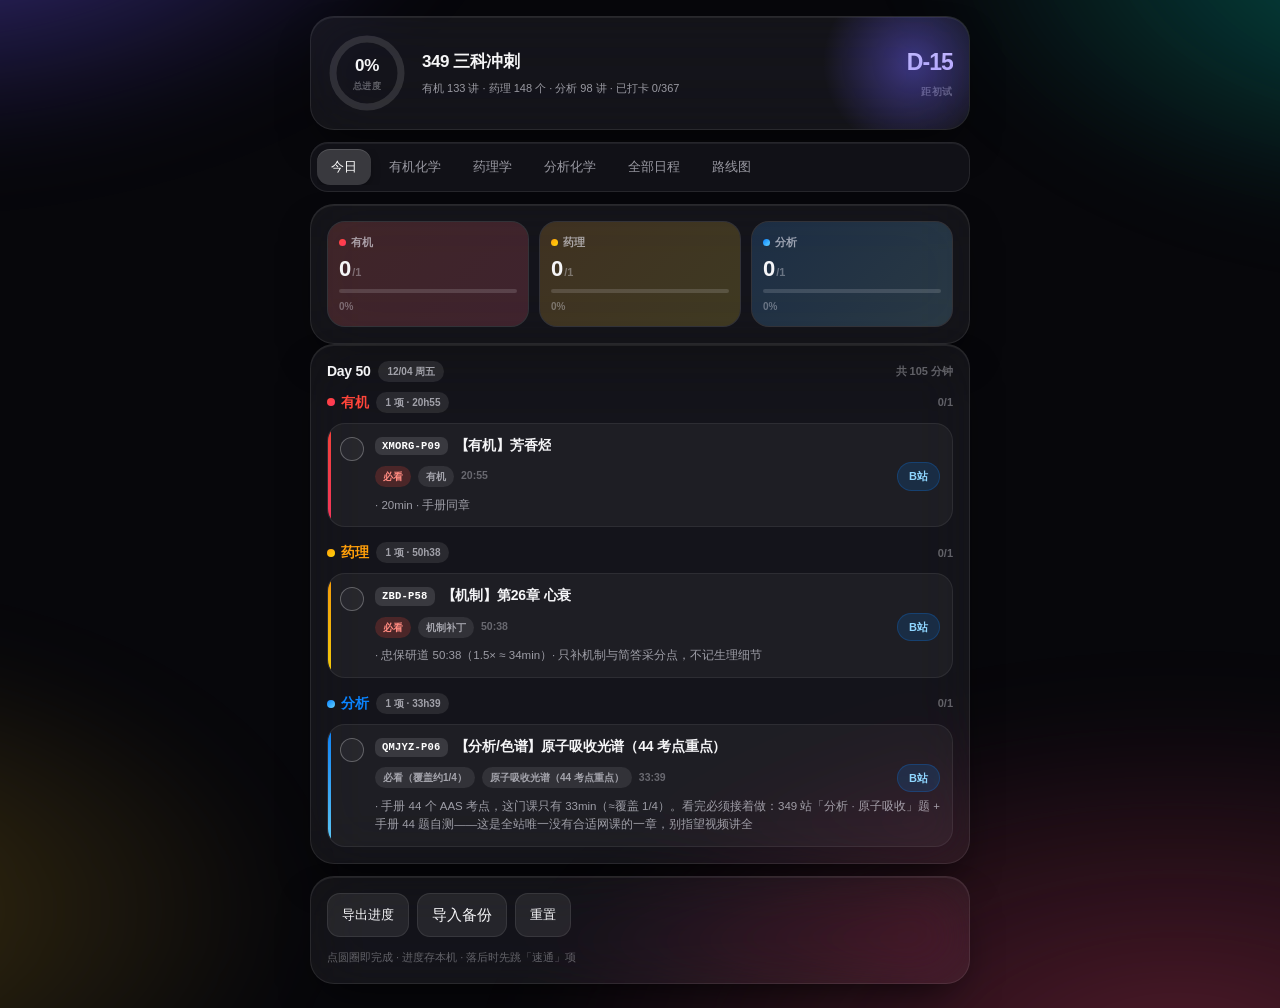
<file: index.html>
<!DOCTYPE html>
<html lang="zh-CN">
<head>
<meta charset="utf-8">
<meta name="viewport" content="width=device-width,initial-scale=1,viewport-fit=cover">
<meta name="apple-mobile-web-app-capable" content="yes">
<meta name="mobile-web-app-capable" content="yes">
<meta name="apple-mobile-web-app-status-bar-style" content="black-translucent">
<meta name="apple-mobile-web-app-title" content="349打卡">
<meta name="theme-color" content="#07070b">
<link rel="manifest" href="manifest.webmanifest">
<link rel="apple-touch-icon" href="icon-180.png">
<link rel="icon" type="image/png" href="icon-192.png">
<title>349 三科打卡</title>
<style>
:root{
  --bg:#07070b; --txt:#f5f5f7;
  --dim:rgba(235,235,245,.62); --dim2:rgba(235,235,245,.36);
  --line:rgba(255,255,255,.085); --glass:rgba(255,255,255,.055);
  --ok:#30D158; --org:#FF453A; --pharm:#FF9F0A; --ana:#0A84FF; --r:24px;
}
*{box-sizing:border-box;margin:0;padding:0;-webkit-font-smoothing:antialiased;-webkit-tap-highlight-color:transparent}
html{-webkit-text-size-adjust:100%}
body{
  font:15px/1.5 -apple-system,BlinkMacSystemFont,"SF Pro Text","PingFang SC","Helvetica Neue",sans-serif;
  color:var(--txt);background:var(--bg);min-height:100vh;overscroll-behavior-y:none;
  padding:16px 16px calc(26px + env(safe-area-inset-bottom));
}
/* 极光壁纸背景 */
body::before{content:'';position:fixed;inset:-25%;z-index:-1;pointer-events:none;
  background:
    radial-gradient(42% 34% at 12% 4%,rgba(109,94,252,.60),transparent 70%),
    radial-gradient(38% 30% at 92% 12%,rgba(23,195,178,.38),transparent 72%),
    radial-gradient(48% 38% at 78% 96%,rgba(255,92,122,.30),transparent 72%),
    radial-gradient(36% 28% at 6% 84%,rgba(255,198,92,.22),transparent 74%);
  filter:blur(46px) saturate(150%);
  animation:drift 28s ease-in-out infinite alternate}
@keyframes drift{from{transform:translate3d(0,0,0) scale(1)}to{transform:translate3d(-3%,2%,0) scale(1.14)}}
@media (prefers-reduced-motion:reduce){body::before{animation:none}}
.wrap{max-width:660px;margin:0 auto;display:flex;flex-direction:column;gap:12px}
.card{background:var(--glass);border:1px solid var(--line);border-radius:var(--r);
  backdrop-filter:blur(30px) saturate(180%);-webkit-backdrop-filter:blur(30px) saturate(180%);
  padding:16px;box-shadow:inset 0 1px 0 rgba(255,255,255,.07),0 20px 44px -16px rgba(0,0,0,.72)}
/* 顶部 */
.hero{display:flex;align-items:center;gap:15px;position:relative;overflow:hidden}
.hero::after{content:'';position:absolute;right:-34px;top:-44px;width:180px;height:180px;
  background:radial-gradient(closest-side,rgba(109,94,252,.45),transparent);pointer-events:none}
.ring{position:relative;width:80px;height:80px;flex:0 0 auto}
.ring svg{display:block;transform:rotate(-90deg)}
.ring b{position:absolute;inset:0;display:flex;flex-direction:column;align-items:center;justify-content:center;
  font-size:17px;font-weight:800;letter-spacing:-.02em;font-variant-numeric:tabular-nums}
.ring b i{font-style:normal;font-size:8.5px;font-weight:600;color:var(--dim2);letter-spacing:.04em;margin-top:1px}
.hd{min-width:0;flex:1}
.hd h1{font-size:17px;font-weight:800;letter-spacing:-.03em}
.hd p{font-size:11px;color:var(--dim);margin-top:5px;line-height:1.55;font-variant-numeric:tabular-nums}
.count{text-align:right;flex:0 0 auto;position:relative}
.count strong{display:block;font-size:23px;font-weight:800;letter-spacing:-.04em;font-variant-numeric:tabular-nums;
  background:linear-gradient(135deg,#fff,#c9b8ff);-webkit-background-clip:text;background-clip:text;-webkit-text-fill-color:transparent}
.count span{font-size:9.5px;font-weight:600;color:var(--dim2);letter-spacing:.06em}
/* 分段控件：可左右滑动 */
.segbar{position:sticky;top:0;z-index:30;padding:6px;border-radius:18px;
  background:rgba(22,22,28,.76);border:1px solid var(--line);
  backdrop-filter:blur(26px) saturate(180%);-webkit-backdrop-filter:blur(26px) saturate(180%);
  box-shadow:inset 0 1px 0 rgba(255,255,255,.06)}
.seg{display:flex;gap:4px;overflow-x:auto;-webkit-overflow-scrolling:touch;scrollbar-width:none}
.seg::-webkit-scrollbar{display:none}
.seg button{flex:0 0 auto;border:0;background:transparent;color:var(--dim);
  font:600 13px/1 inherit;padding:9px 14px;border-radius:13px;white-space:nowrap;cursor:pointer;
  transition:background .22s,color .22s,transform .16s cubic-bezier(.2,.8,.2,1)}
.seg button:active{transform:scale(.94)}
.seg button.on{background:rgba(255,255,255,.17);color:#fff;
  box-shadow:0 1px 0 rgba(255,255,255,.14) inset,0 4px 12px -4px rgba(0,0,0,.7)}
/* 三科迷你网格（万能小组件那种小方块排布） */
.mrow{display:grid;grid-template-columns:repeat(3,1fr);gap:10px}
.mini{position:relative;border-radius:18px;padding:12px 11px;overflow:hidden;
  background:rgba(255,255,255,.05);border:1px solid var(--line)}
.mini::before{content:'';position:absolute;inset:0;background:var(--g);opacity:.14;pointer-events:none}
.mini .mtop{display:flex;align-items:center;gap:5px;font-size:11px;font-weight:700;color:var(--dim);position:relative}
.mini .mtop i{width:7px;height:7px;border-radius:50%;background:var(--g);flex:0 0 auto}
.mini .mnum{position:relative;margin-top:7px;font-size:22px;font-weight:800;letter-spacing:-.045em;
  font-variant-numeric:tabular-nums;line-height:1}
.mini .mnum em{font-style:normal;font-size:11px;font-weight:700;color:var(--dim2);margin-left:2px;letter-spacing:0}
.mbar{position:relative;height:4px;border-radius:3px;background:rgba(255,255,255,.14);margin-top:9px;overflow:hidden}
.mbar i{display:block;height:100%;border-radius:3px;background:var(--g);transition:width .45s cubic-bezier(.2,.8,.2,1)}
.mini .mfoot{position:relative;margin-top:6px;font-size:10px;font-weight:600;color:var(--dim2);font-variant-numeric:tabular-nums}
/* 分组标题 */
.ghead{display:flex;align-items:center;gap:8px;margin-bottom:10px}
.ghead b{font-size:14px;font-weight:800;letter-spacing:-.02em;display:flex;align-items:center;gap:6px}
.ghead b i{width:8px;height:8px;border-radius:50%;background:var(--g);flex:0 0 auto}
.ghead .pill{font-size:10px;font-weight:600;color:var(--dim);background:rgba(255,255,255,.09);
  padding:3px 9px;border-radius:20px;font-variant-numeric:tabular-nums}
.ghead em{margin-left:auto;font-style:normal;font-size:11px;font-weight:700;color:var(--dim2);font-variant-numeric:tabular-nums}
.sblock{margin-bottom:15px}
.sblock:last-child{margin-bottom:0}
/* 任务行 */
.task{display:flex;gap:11px;padding:12px;border-radius:18px;margin-bottom:8px;position:relative;
  overflow:hidden;background:rgba(255,255,255,.045);border:1px solid rgba(255,255,255,.07);
  transition:transform .16s cubic-bezier(.2,.8,.2,1),background .22s,opacity .22s,border-color .22s}
.task:last-child{margin-bottom:0}
.task:active{transform:scale(.982)}
.task::before{content:'';position:absolute;left:0;top:0;bottom:0;width:2.5px;background:var(--g);opacity:.95}
.task.done{opacity:.46;background:rgba(48,209,88,.07);border-color:rgba(48,209,88,.22)}
.task.done .tt{text-decoration:line-through;text-decoration-color:rgba(235,235,245,.5)}
.chk{width:24px;height:24px;border-radius:50%;flex:0 0 auto;margin-top:1px;cursor:pointer;
  display:flex;align-items:center;justify-content:center;font-size:12px;font-weight:800;color:transparent;
  border:1.8px solid rgba(255,255,255,.28);background:rgba(255,255,255,.04);
  transition:transform .18s cubic-bezier(.2,.8,.2,1),background .22s,border-color .22s,color .22s}
.chk:active{transform:scale(.84)}
.task.done .chk{background:var(--g);border-color:transparent;color:#fff;
  box-shadow:0 4px 14px -3px rgba(0,0,0,.6)}
.tbody{min-width:0;flex:1}
.tline{display:flex;align-items:baseline;gap:7px;flex-wrap:wrap}
.tkey{font:800 10.5px/1 ui-monospace,SFMono-Regular,Menlo,monospace;letter-spacing:.02em;
  color:#fff;background:rgba(255,255,255,.12);padding:4px 7px;border-radius:7px;position:relative;top:-1px}
.tt{font-size:14px;font-weight:600;line-height:1.42;letter-spacing:-.012em;
  display:-webkit-box;-webkit-line-clamp:2;-webkit-box-orient:vertical;overflow:hidden}
.tmeta{display:flex;align-items:center;gap:7px;flex-wrap:wrap;margin-top:6px}
.tag{font-size:10px;font-weight:700;padding:3px 8px;border-radius:20px;
  background:rgba(255,255,255,.09);color:var(--dim)}
.tag.b{background:rgba(255,69,58,.2);color:#FF8A80}
.tag.s{background:rgba(100,210,255,.17);color:#8FD6FF}
.min{font-size:10.5px;font-weight:600;color:var(--dim2);font-variant-numeric:tabular-nums}
.play{margin-left:auto;display:inline-flex;align-items:center;gap:4px;text-decoration:none;
  font-size:11px;font-weight:700;color:#8FD6FF;background:rgba(10,132,255,.15);
  border:1px solid rgba(10,132,255,.24);padding:5px 11px;border-radius:20px;white-space:nowrap;
  transition:transform .16s,background .2s}
.play:active{transform:scale(.93);background:rgba(10,132,255,.3)}
.note{font-size:11.5px;color:var(--dim);margin-top:6px;line-height:1.55}
/* 全部日程 */
.day{border-radius:20px;margin-bottom:8px;overflow:hidden;
  background:rgba(255,255,255,.04);border:1px solid rgba(255,255,255,.07);transition:background .22s,border-color .22s}
.day.now{background:rgba(255,255,255,.075);border-color:rgba(255,255,255,.22);
  box-shadow:0 12px 32px -18px rgba(0,0,0,.9),0 0 0 1px rgba(255,255,255,.05)}
.dhead{display:flex;align-items:center;gap:9px;padding:11px 13px;cursor:pointer}
.dnum{font-size:13px;font-weight:800;letter-spacing:-.02em;min-width:30px;font-variant-numeric:tabular-nums}
.ddate{font-size:12px;font-weight:600;color:var(--dim);font-variant-numeric:tabular-nums}
.dots{display:flex;gap:3px;margin-left:2px}
.dots i{width:13px;height:5px;border-radius:3px;background:var(--g)}
.dprog{margin-left:auto;font-size:11px;font-weight:700;color:var(--dim2);font-variant-numeric:tabular-nums}
.dbody{padding:0 13px 12px}
.nowtag{font-size:9.5px;font-weight:800;color:#fff;background:var(--ok);padding:2.5px 7px;border-radius:20px;letter-spacing:.03em}
/* 路线图 */
.ph{display:flex;gap:11px;padding:12px;border-radius:18px;margin-bottom:8px;position:relative;
  background:rgba(255,255,255,.045);border:1px solid rgba(255,255,255,.07)}
.ph .pdot{width:9px;height:9px;border-radius:50%;flex:0 0 auto;margin-top:6px;box-shadow:0 0 12px currentColor}
.ph h4{font-size:13.5px;font-weight:700;letter-spacing:-.015em}
.ph .rng{font-size:10.5px;font-weight:700;color:var(--dim2);margin-left:8px;font-variant-numeric:tabular-nums}
.ph p{font-size:11.5px;color:var(--dim);margin-top:5px;line-height:1.6}
/* 工具 */
.tools{display:flex;gap:8px;flex-wrap:wrap}
.tools button,.tools label{border:1px solid var(--line);background:rgba(255,255,255,.08);color:var(--txt);
  font:700 12px/1 inherit;padding:10px 14px;border-radius:13px;cursor:pointer;
  transition:background .2s,transform .16s cubic-bezier(.2,.8,.2,1)}
.tools button:active,.tools label:active{transform:scale(.95);background:rgba(255,255,255,.16)}
.hint{font-size:11px;color:var(--dim2);line-height:1.7;margin-top:11px}
.hint code{background:rgba(255,255,255,.11);padding:1px 6px;border-radius:6px}
.empty{font-size:12.5px;color:var(--dim);padding:18px 10px;text-align:center;line-height:1.7}
/* 手机 */
@media (max-width:600px){
  body{padding:12px 11px calc(26px + env(safe-area-inset-bottom))}
  .wrap{gap:10px}
  .card{padding:14px;border-radius:22px}
  .hero{gap:12px}
  .ring,.ring svg{width:72px;height:72px}
  .ring b{font-size:15px}
  .hd h1{font-size:15.5px}
  .hd p{font-size:10px}
  .count strong{font-size:19px}
  .mrow{gap:8px}
  .mini{padding:11px 9px;border-radius:16px}
  .mini .mnum{font-size:19px}
  .seg button{padding:9px 12px;font-size:12.5px}
  .task{padding:11px 10px;border-radius:16px;gap:10px}
  .tt{font-size:13.5px}
}

</style>
</head>
<body>
<div class="wrap">
  <div class="card hero">
    <div class="ring">
      <svg width="80" height="80" viewBox="0 0 80 80">
        <circle cx="40" cy="40" r="34" stroke="rgba(255,255,255,.12)" stroke-width="7" fill="none"></circle>
        <circle id="rg" cx="40" cy="40" r="34" stroke="url(#gd)" stroke-width="7" fill="none"
                stroke-linecap="round" stroke-dasharray="213.6" stroke-dashoffset="213.6"
                style="transition:stroke-dashoffset .5s cubic-bezier(.2,.8,.2,1)"></circle>
        <defs><linearGradient id="gd" x1="0" y1="0" x2="1" y2="1">
          <stop offset="0%" stop-color="#30D158"/><stop offset="55%" stop-color="#64D2FF"/>
          <stop offset="100%" stop-color="#BF5AF2"/></linearGradient></defs>
      </svg>
      <b id="rp">0%<i>总进度</i></b>
    </div>
    <div class="hd">
      <h1>349 三科冲刺</h1>
      <p id="sub">加载中…</p>
    </div>
    <div class="count"><strong id="cd">D-64</strong><span>距初试</span></div>
  </div>

  <div class="segbar"><div class="seg" id="tabs">
    <button data-v="today" class="on">今日</button>
    <button data-v="org">有机化学</button>
    <button data-v="pharm">药理学</button>
    <button data-v="ana">分析化学</button>
    <button data-v="all">全部日程</button>
    <button data-v="phase">路线图</button>
  </div></div>

  <div id="view"></div>

  <div class="card">
    <div class="tools">
      <button id="exp">导出进度</button>
      <label>导入备份<input type="file" id="imp" accept=".json" hidden></label>
      <button id="rst">重置</button>
    </div>
    <p class="hint">点圆圈即完成 · 进度存本机 · 落后时先跳「速通」项</p>
  </div>
</div>
<script>
const LS='t349_progress_v1';
let P=null, S=JSON.parse(localStorage.getItem(LS)||'{"done":{}}');
if(!S.done)S.done={};
const save=()=>localStorage.setItem(LS,JSON.stringify(S));
const esc=s=>String(s).replace(/[&<>"]/g,c=>({'&':'&amp;','<':'&lt;','>':'&gt;','"':'&quot;'}[c]));
/* 本地日期（避免 toISOString 的 UTC 偏移导致凌晨显示前一天） */
const todayISO=()=>{const d=new Date();
  return d.getFullYear()+'-'+String(d.getMonth()+1).padStart(2,'0')+'-'+String(d.getDate()).padStart(2,'0');};
const G={org:'linear-gradient(135deg,#FF453A,#FF375F)',
         pharm:'linear-gradient(135deg,#FF9F0A,#FFD60A)',
         ana:'linear-gradient(135deg,#0A84FF,#64D2FF)'};
const SOL={org:'#FF453A',pharm:'#FF9F0A',ana:'#0A84FF'};
const SN={org:'有机',pharm:'药理',ana:'分析'};
const SUBS=['org','pharm','ana'];
let TAB='today';

const tid=t=>t.sub+'|'+t.key+'|'+t.bvid;
function allTasks(){const a=[];P.days.forEach(d=>d.tasks.forEach(t=>a.push(t)));return a;}
function stats(){const a=allTasks();const u=[...new Set(a.map(tid))];
  const dn=u.filter(k=>S.done[k]).length;
  return {total:u.length,done:dn,pct:u.length?Math.round(dn/u.length*100):0};}
const hm=s=>Math.floor(s/60)+'h'+(s%60?String(s%60).padStart(2,'0'):'');

/* 一条任务 */
function taskHTML(t){
  const d=!!S.done[tid(t)];
  return `<div class="task ${d?'done':''}" style="--g:${G[t.sub]}">
    <div class="chk" data-act="t" data-k="${tid(t)}">✓</div>
    <div class="tbody">
      <div class="tline"><span class="tkey">${esc(t.key)}</span><span class="tt">${esc(t.title)}</span></div>
      <div class="tmeta">
        <span class="tag ${t.level==='必看'?'b':(t.level==='速通'?'s':'')}">${esc(t.level)}</span>
        <span class="tag">${esc(t.group)}</span>
        <span class="min">${esc(t.dur)}</span>
        <a class="play" href="${t.url}" target="_blank" rel="noopener">${/bilibili|b23\.tv/.test(t.url||'')?'B站':'打开'}</a>
      </div>
      ${t.note?`<div class="note">· ${esc(t.note)}</div>`:''}
    </div></div>`;
}

/* 某科的一组任务 */
function sblock(sub,tasks){
  const dn=tasks.filter(t=>S.done[tid(t)]).length;
  const sec=tasks.reduce((s,t)=>s+t.sec,0);
  return `<div class="sblock" style="--g:${G[sub]}">
    <div class="ghead"><b style="color:${SOL[sub]}"><i></i>${SN[sub]}</b>
      <span class="pill">${tasks.length} 项 · ${hm(sec)}</span>
      <em>${dn}/${tasks.length}</em></div>
    ${tasks.map(taskHTML).join('')}</div>`;
}

/* 三科迷你方块 */
function miniRow(d){
  return `<div class="card mrow">${SUBS.map(s=>{
    const ts=d?d.tasks.filter(x=>x.sub===s):allTasks().filter(x=>x.sub===s);
    const dn=ts.filter(t=>S.done[tid(t)]).length;
    const pc=ts.length?Math.round(dn/ts.length*100):0;
    return `<div class="mini" style="--g:${G[s]}">
      <div class="mtop"><i></i>${SN[s]}</div>
      <div class="mnum">${dn}<em>/${ts.length}</em></div>
      <div class="mbar"><i style="width:${pc}%"></i></div>
      <div class="mfoot">${pc}%</div></div>`;
  }).join('')}</div>`;
}
function render(){
  const v=document.getElementById('view'), td=todayISO();
  if(TAB==='today'){
    const d=P.days.find(x=>x.date===td);
    let h=miniRow(d||null);
    if(!d){
      h+='<div class="card"><div class="empty">今天 '+td+' 不在阶段一排期内。<br>三科一轮已在 11/05 收口，接着走「路线图」。</div></div>';
    }else{
      h+='<div class="card"><div class="ghead"><b>Day '+d.day+'</b>'+
         '<span class="pill">'+d.date.slice(5).replace('-','/')+' '+d.wd+'</span>'+
         '<em>共 '+d.min+' 分钟</em></div>'+
         SUBS.map(s=>{const ts=d.tasks.filter(x=>x.sub===s);return ts.length?sblock(s,ts):'';}).join('')+
         '</div>';
    }
    v.innerHTML=h;
  }else if(TAB==='all'){
    let h='';
    P.days.forEach(d=>{
      const dn=d.tasks.filter(x=>S.done[tid(x)]).length;
      const dots=SUBS.map(s=>{
        const a=d.tasks.filter(x=>x.sub===s),ok=a.filter(x=>S.done[tid(x)]).length;
        const op=a.length?(0.28+0.72*ok/a.length):0.1;
        return '<i style="background:'+SOL[s]+';opacity:'+op.toFixed(2)+'"></i>';
      }).join('');
      h+='<div class="day'+(d.date===td?' now':'')+'"><div class="dhead" data-act="day" data-i="'+d.day+'">'+
         '<span class="dnum">D'+d.day+'</span><span class="ddate">'+d.date.slice(5).replace('-','/')+' '+d.wd+'</span>'+
         (d.date===td?'<span class="nowtag">今天</span>':'')+
         '<span class="dots">'+dots+'</span>'+
         '<span class="dprog">'+dn+'/'+d.tasks.length+'</span></div>'+
         '<div class="dbody" id="b-'+d.day+'">'+
         SUBS.map(s=>{const a=d.tasks.filter(x=>x.sub===s);return a.length?sblock(s,a):'';}).join('')+
         '</div></div>';
    });
    v.innerHTML='<div class="card">'+h+'</div>';
    v.querySelectorAll('.dbody').forEach(b=>b.style.display='none');
    const now=v.querySelector('.day.now');
    if(now){const b=now.querySelector('.dbody');if(b)b.style.display='';}
  }else if(TAB==='phase'){
    v.innerHTML='<div class="card">'+P.phases.map(p=>'<div class="ph">'+
      '<div class="pdot" style="background:'+p.color+';color:'+p.color+'"></div>'+
      '<div><h4>'+esc(p.name)+'<span class="rng">'+esc(p.range)+'</span></h4>'+
      '<p>'+esc(p.desc)+'</p></div></div>').join('')+
      '<p class="hint" style="margin-top:10px">配比：<b>'+esc(P.meta.ratio)+'</b><br>'+esc(P.meta.principle)+'</p></div>';
  }else{
    const all=allTasks().filter(x=>x.sub===TAB);
    const g={};all.forEach(x=>{(g[x.group]=g[x.group]||[]).push(x)});
    const dn=all.filter(t=>S.done[tid(t)]).length;
    let h='<div class="card" style="--g:'+G[TAB]+'">'+
      '<div class="ghead"><b style="color:'+SOL[TAB]+'"><i></i>'+SN[TAB]+'</b>'+
      '<span class="pill">'+all.length+' 项 · '+hm(all.reduce((s,x)=>s+x.sec,0))+'</span>'+
      '<em>'+dn+'/'+all.length+'</em></div>'+
      '<p class="hint" style="margin:0;font-size:10.5px">'+esc(P.meta.subjects[TAB].weight)+'</p></div>';
    Object.keys(g).forEach(k=>{
      h+='<div class="card" style="--g:'+G[TAB]+'"><div class="ghead"><b style="color:'+SOL[TAB]+'"><i></i>'+esc(k)+'</b>'+
         '<span class="pill">'+g[k].length+' 项</span></div>'+g[k].map(taskHTML).join('')+'</div>';
    });
    v.innerHTML=h;
  }
  const st=stats();
  document.getElementById('rp').innerHTML=st.pct+'%<i>总进度</i>';
  document.getElementById('rg').setAttribute('stroke-dashoffset',(213.6-213.6*st.pct/100).toFixed(1));
  const ex=new Date(P.meta.exam+'T00:00:00');
  document.getElementById('cd').textContent='D-'+Math.max(0,Math.ceil((ex-new Date())/864e5));
  document.getElementById('sub').textContent='有机 '+P.counts.org+' 讲 · 药理 '+P.counts.pharm+
    ' 个 · 分析 '+P.counts.ana+' 讲 · 已打卡 '+st.done+'/'+st.total;
}

document.addEventListener('click',e=>{
  const c=e.target.closest('[data-act="t"]');
  if(c){const k=c.dataset.k;if(S.done[k])delete S.done[k];else S.done[k]=Date.now();save();render();return;}
  const dh=e.target.closest('[data-act="day"]');
  if(dh){const b=document.getElementById('b-'+dh.dataset.i);
    if(b)b.style.display=b.style.display==='none'?'':'none';}
});
document.getElementById('tabs').addEventListener('click',e=>{
  const b=e.target.closest('button');if(!b)return;
  TAB=b.dataset.v;
  [...document.querySelectorAll('#tabs button')].forEach(x=>x.classList.toggle('on',x===b));
  b.scrollIntoView({behavior:'smooth',block:'nearest',inline:'center'});
  render();window.scrollTo({top:0,behavior:'smooth'});
});
document.getElementById('exp').onclick=()=>{
  const a=document.createElement('a');
  a.href=URL.createObjectURL(new Blob([JSON.stringify(S,null,1)],{type:'application/json'}));
  a.download='349打卡进度_'+todayISO()+'.json';a.click();
};
document.getElementById('imp').onchange=e=>{
  const f=e.target.files[0];if(!f)return;
  const r=new FileReader();
  r.onload=()=>{try{const o=JSON.parse(r.result);
    if(o.done){S=o;save();render();alert('已恢复 '+Object.keys(S.done).length+' 条打卡');}}catch(_){alert('解析失败');}};
  r.readAsText(f);
};
document.getElementById('rst').onclick=()=>{if(confirm('清空打卡记录？建议先导出。')){S={done:{}};save();render();}};

/* 排期加载（2026-10-31 加固）：本地缓存先渲染 → 网络刷新 → jsDelivr 备用
   以前单源 fetch + 弱网 8s 超时就白屏，现在只要拿到过一次就永远有内容可显示 */
(function loadPlanWeb(){
  const KEY='t349_plan';
  const SRC=['plan3.json','https://cdn.jsdelivr.net/gh/1123user/349-checkin@main/plan3.json'];
  const apply=j=>{
    if(!j||!j.days||!j.days.length)return false;
    P=j;
    try{localStorage.setItem(KEY,JSON.stringify(j))}catch(_){}
    render();return true;
  };
  try{const c=localStorage.getItem(KEY);if(c)apply(JSON.parse(c));}catch(_){}
  (async()=>{
    for(const u of SRC){
      try{const r=await fetch(u,{cache:'no-cache'});if(apply(await r.json()))return;}catch(_){}
    }
    if(P&&P.days&&P.days.length)return;   /* 有缓存就静默，不打断阅读 */
    document.getElementById('view').innerHTML=
      '<div class="card"><div class="empty">排期还没加载成功：确认手机有网后下拉刷新一次；'+
      '仍不行就在 Mac 上用文件夹里的「启动打卡小组件.command」打开。</div></div>';
  })();
})();

/* iPhone 首次访问：引导加到主屏幕 */
(function(){
  const ios=/iPhone|iPad|iPod/.test(navigator.userAgent);
  const sa=window.navigator.standalone===true||window.matchMedia('(display-mode:standalone)').matches;
  if(!ios||sa||localStorage.getItem('t349_hint'))return;
  const d=document.createElement('div');
  d.className='card';
  d.style.cssText='background:rgba(255,214,10,.10);border-color:rgba(255,214,10,.3)';
  d.innerHTML='<div class="ghead"><b>加到桌面</b></div>'+
    '<p class="hint" style="margin:0">点 Safari 底部「分享」→ 下滑选「添加到主屏幕」。'+
    '以后从桌面图标进，全屏无地址栏，断网也能开。</p>'+
    '<div class="tools" style="margin-top:11px"><button id="hx">知道了</button></div>';
  document.querySelector('.wrap').insertBefore(d,document.getElementById('view'));
  d.querySelector('#hx').onclick=function(){localStorage.setItem('t349_hint','1');d.remove();};
})();

/* 离线可用：网络优先，断网回落缓存 */
if('serviceWorker' in navigator&&location.protocol==='https:'){
  navigator.serviceWorker.register('sw.js').catch(()=>{});
}


</script>
</body>
</html>
</file>
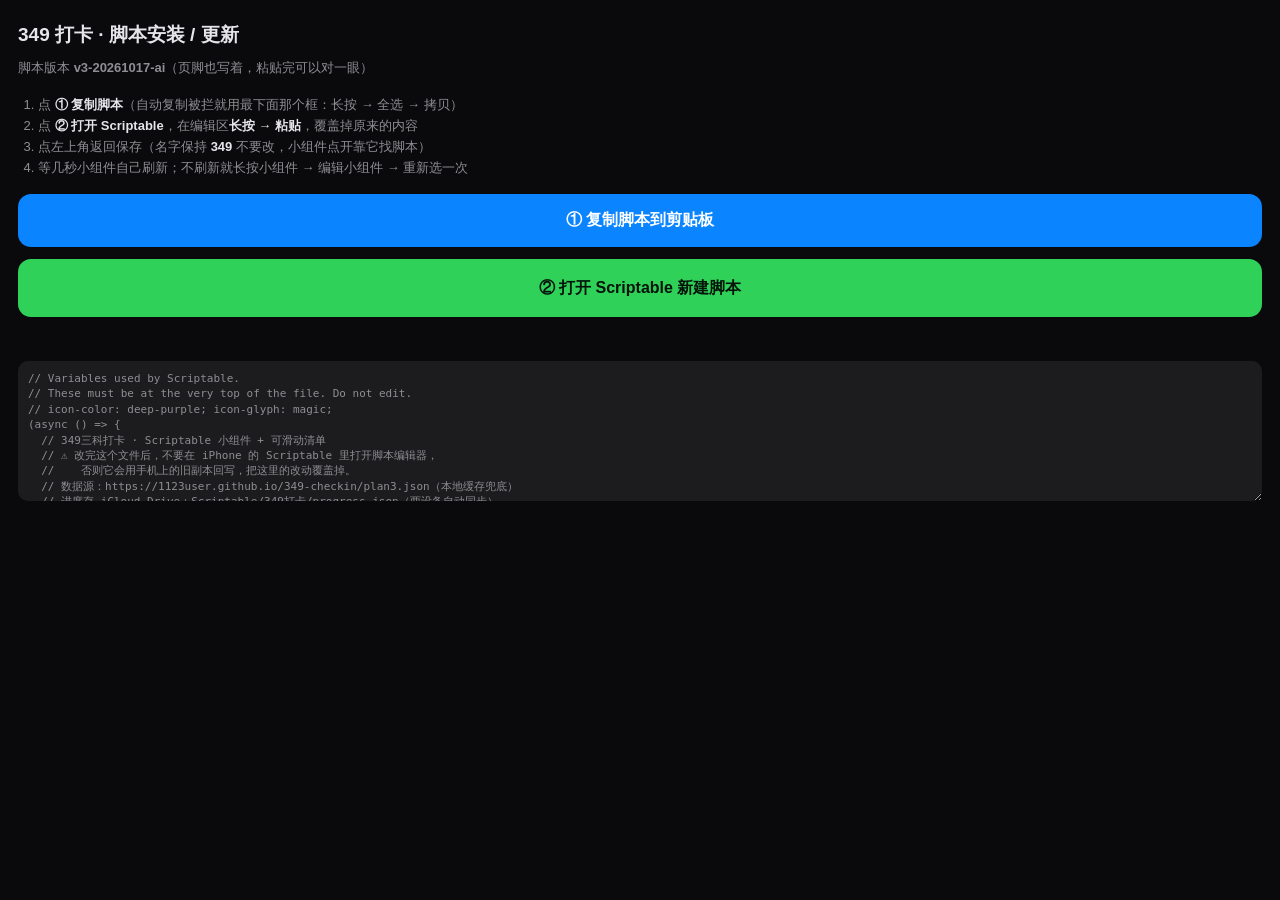
<file: install.html>
<!doctype html>
<meta charset="utf-8">
<meta name="viewport" content="width=device-width,initial-scale=1">
<title>349 打卡 · 脚本安装</title>
<style>
 body{margin:0;padding:20px 18px;background:#0A0A0C;color:#E5E5EA;font:15px/1.6 -apple-system,'PingFang SC',sans-serif}
 h1{font-size:19px;margin:0 0 8px}
 p{color:#8E8E93;font-size:13px;margin:0 0 16px}
 ol{color:#8E8E93;font-size:13px;padding-left:20px;margin:0 0 16px}
 ol b{color:#E5E5EA}
 button,a.btn{display:block;width:100%;box-sizing:border-box;margin:12px 0;padding:16px;border:0;border-radius:13px;
   font-size:16px;font-weight:600;text-align:center;text-decoration:none;color:#fff;background:#0A84FF;cursor:pointer}
 a.btn{background:#30D158;color:#04140A}
 #tip{color:#FF9F0A;font-size:13px;min-height:22px;margin:6px 0 10px}
 textarea{width:100%;box-sizing:border-box;height:140px;background:#1C1C1E;color:#8E8E93;border:0;border-radius:10px;
   padding:10px;font:11px/1.4 ui-monospace,Menlo,monospace;-webkit-user-select:text;user-select:text}
</style>
<h1>349 打卡 · 脚本安装 / 更新</h1>
<p>脚本版本 <b id="ver">v3-20261017-ai</b>（页脚也写着，粘贴完可以对一眼）</p>
<ol>
  <li>点 <b>① 复制脚本</b>（自动复制被拦就用最下面那个框：长按 → 全选 → 拷贝）</li>
  <li>点 <b>② 打开 Scriptable</b>，在编辑区<b>长按 → 粘贴</b>，覆盖掉原来的内容</li>
  <li>点左上角返回保存（名字保持 <b>349</b> 不要改，小组件点开靠它找脚本）</li>
  <li>等几秒小组件自己刷新；不刷新就长按小组件 → 编辑小组件 → 重新选一次</li>
</ol>
<button id="copy">① 复制脚本到剪贴板</button>
<a class="btn" id="open" href="scriptable:///add">② 打开 Scriptable 新建脚本</a>
<p id="tip"></p>
<textarea id="src" readonly spellcheck="false" autocapitalize="off" autocorrect="off">// Variables used by Scriptable.
// These must be at the very top of the file. Do not edit.
// icon-color: deep-purple; icon-glyph: magic;
(async () =&gt; {
  // 349三科打卡 · Scriptable 小组件 + 可滑动清单
  // ⚠️ 改完这个文件后，不要在 iPhone 的 Scriptable 里打开脚本编辑器，
  //    否则它会用手机上的旧副本回写，把这里的改动覆盖掉。
  // 数据源：https://1123user.github.io/349-checkin/plan3.json（本地缓存兜底）
  // 进度存 iCloud Drive：Scriptable/349打卡/progress.json（两设备自动同步）
  
  const BASE = &quot;https://1123user.github.io/349-checkin/&quot;
  const fm = FileManager.iCloud()
  const DIR = fm.joinPath(fm.documentsDirectory(), &quot;349打卡&quot;)
  const F_PLAN = fm.joinPath(DIR, &quot;plan3.json&quot;)
  const F_PROG = fm.joinPath(DIR, &quot;progress.json&quot;)
  const F_AI = fm.joinPath(DIR, &quot;ai.json&quot;)   // Mac 端每晚 21:00 预生成的 AI 寄语（含明天那条；组件只读）
  
  /* 运行留痕：把「哪一版 / 什么时候 / 什么尺寸跑过」写进 iCloud Drive：Scriptable/349打卡/run-log.txt。
     同一个 BUILD 只写一次，平时不产生任何写入。手机到底跑的是哪一版，在 Mac 上一眼就能看到，
     不用再来回截图。 */
  const BUILD = &quot;v3-20261017-ai&quot;
  function trace(tag) {
    try {
      const p = fm.joinPath(DIR, &quot;run-log.txt&quot;)
      let old = &quot;&quot;
      try { old = fm.readString(p) } catch (e) {}
      if (old.indexOf(BUILD) === 0) return
      fm.writeString(p, new Date().toISOString().slice(5, 16).replace(&quot;T&quot;, &quot; &quot;) + &quot;  &quot; +
        BUILD + &quot;  &quot; + tag + &quot;  &quot; + (config.widgetFamily || &quot;app&quot;) + &quot;\n&quot; + old)
    } catch (e) {}
  }
  
  const SUBS = [&quot;org&quot;, &quot;pharm&quot;, &quot;ana&quot;]
  const SUB = {
    org:   { name: &quot;有机&quot;, c: new Color(&quot;#FF453A&quot;) },
    pharm: { name: &quot;药理&quot;, c: new Color(&quot;#FF9F0A&quot;) },
    ana:   { name: &quot;分析&quot;, c: new Color(&quot;#0A84FF&quot;) },
  }
  const DIM = new Color(&quot;#8E8E93&quot;)
  const TXT = new Color(&quot;#FFFFFF&quot;)
  
  /* ---------- 小工具 ---------- */
  const tid = t =&gt; t.sub + &quot;|&quot; + t.key + &quot;|&quot; + t.bvid
  const p2 = n =&gt; String(n).padStart(2, &quot;0&quot;)
  function todayISO() {
    const d = new Date()
    return d.getFullYear() + &quot;-&quot; + p2(d.getMonth() + 1) + &quot;-&quot; + p2(d.getDate())
  }
  function hm(sec) {
    const m = Math.floor(sec / 60)
    return Math.floor(m / 60) + &quot;h&quot; + p2(m % 60)
  }
  function ensureDir() { if (!fm.fileExists(DIR)) fm.createDirectory(DIR, true) }
  async function ready(path) {
    if (fm.isFileStoredIniCloud(path) &amp;&amp; !fm.isFileDownloaded(path)) {
      await fm.downloadFileFromiCloud(path)
    }
  }
  
  /* ---------- 数据 ---------- */
  let PROG_OK = false
  async function loadProg() {
    try {
      if (fm.fileExists(F_PROG)) {
        await ready(F_PROG)          // iCloud 占位文件必须先下载，否则读不到
        const o = JSON.parse(fm.readString(F_PROG))
        PROG_OK = true
        if (o &amp;&amp; o.done) return o
      } else {
        PROG_OK = true               // 文件不存在 = 全新开始，允许写入
      }
    } catch (e) {
      PROG_OK = false                // 读失败就锁死写入，避免把真实进度覆盖成空
    }
    return { done: {} }
  }
  function saveProg(p) {
    if (!PROG_OK) return false
    ensureDir()
    fm.writeString(F_PROG, JSON.stringify(p))
    return true
  }
  async function loadPlan() {
    let cached = null
    try {
      if (fm.fileExists(F_PLAN)) { await ready(F_PLAN); cached = JSON.parse(fm.readString(F_PLAN)) }
    } catch (e) {}
    try {
      const r = new Request(BASE + &quot;plan3.json&quot;)
      r.timeoutInterval = 8
      const fresh = await r.loadJSON()
      if (fresh &amp;&amp; fresh.days &amp;&amp; fresh.days.length) {
        ensureDir()
        fm.writeString(F_PLAN, JSON.stringify(fresh))
        return fresh
      }
    } catch (e) {}
    if (cached) return cached
    return null
  }
  
  /* ---------- 统计 ---------- */
  function allTasks(P) {
    const a = []
    P.days.forEach(d =&gt; d.tasks.forEach(t =&gt; a.push(t)))
    return a
  }
  function stats(P, S) {
    const u = [...new Set(allTasks(P).map(tid))]
    const dn = u.filter(k =&gt; S.done[k]).length
    return { total: u.length, done: dn, pct: u.length ? Math.round(dn / u.length * 100) : 0 }
  }
  function dayOf(P, iso) { return P.days.find(d =&gt; d.date === iso) || null }
  function subStat(P, S, sub, day) {
    const ts = day ? day.tasks.filter(t =&gt; t.sub === sub) : allTasks(P).filter(t =&gt; t.sub === sub)
    const dn = ts.filter(t =&gt; S.done[tid(t)]).length
    return { n: ts.length, done: dn, pct: ts.length ? Math.round(dn / ts.length * 100) : 0 }
  }
  
  /* 去掉与课号重复的前缀（[L5-2] Lecture 5-2 … / [第三讲] 第三讲：…） */
  function stripPrefix(s) {
    return String(s)
      .replace(/^Lecture\s*\d+\s*-\s*\d+\s*/i, &quot;&quot;)
      .replace(/^第[一二三四五六七八九十百]+讲[：:\s]*/, &quot;&quot;)
  }
  
  /* 小组件用的短标题：再去掉 B站标题的尾巴与口水词 */
  function shortTitle(t) {
    let s = stripPrefix(t.title).replace(/^【[^】]*】\s*/, &quot;&quot;)
    const noise = /^(带你背诵|期末复习|考研|学习分享|药理学背诵|必看|考点)/
    const segs = s.split(/[｜|]/).map(x =&gt; x.trim()).filter(x =&gt; x &amp;&amp; !noise.test(x))
    s = segs.length ? segs[0] : s
    return s.length &gt; 22 ? s.slice(0, 22) + &quot;…&quot; : s
  }
  
  /* 按字数截断：小号组件一行放不下整句寄语（实测一行 ~12 个汉字到边） */
  function shrink(s, n) {
    s = String(s || &quot;&quot;)
    return s.length &gt; n ? s.slice(0, n) + &quot;…&quot; : s
  }
  
  /* ---------- 圆环：Path 没有 addArc，用 36 段折线逼近 ---------- */
  /* 只用官方文档里确实存在的 API：Path.addLines(points) 会自己从第一个点起步。
     ⚠️ 不要用 moveTo —— Scriptable 的 Path 没有 moveTo（只有 move），调用即抛
     TypeError，小组件会直接显示一堆红字。2026-10-16 踩过。 */
  function arcPath(cx, cy, r, from, to) {
    const N = 36, pts = []
    for (let i = 0; i &lt;= N; i++) {
      const a = from + (to - from) * (i / N)
      pts.push(new Point(cx + r * Math.cos(a), cy + r * Math.sin(a)))
    }
    const p = new Path()
    p.addLines(pts)
    if (to - from &gt;= Math.PI * 2 - 0.001) p.closeSubpath()
    return p
  }
  function drawRing(pct, color, size, sw, label) {
    const dc = new DrawContext()
    dc.size = new Size(size, size)
    dc.opaque = false
    dc.respectScreenScale = true   // 只有这个属性，没有 respectFlipped
    const r = (size - sw) / 2, c = size / 2
    dc.setStrokeColor(new Color(&quot;#FFFFFF&quot;, 0.15))
    dc.setLineWidth(sw)
    dc.addPath(arcPath(c, c, r, -Math.PI / 2, Math.PI * 1.5))
    dc.strokePath()
    const f = Math.max(0, Math.min(100, pct)) / 100
    if (f &gt; 0.002) {
      dc.setStrokeColor(color)
      dc.setLineWidth(sw)
      dc.addPath(arcPath(c, c, r, -Math.PI / 2, -Math.PI / 2 + Math.PI * 2 * f))
      dc.strokePath()
    }
    if (label) {
      dc.setTextColor(color)
      dc.setFont(Font.boldSystemFont(size &lt;= 34 ? 8 : 14))
      dc.setTextAlignedCenter()
      dc.drawTextInRect(label, new Rect(0, c - size * 0.17, size, size * 0.34))
    }
    return dc.getImage()
  }
  
  /* ---------- AI 文字：Mac 端每天预生成写进 iCloud，组件只读（读不到就用内置池） ---------- */
  /* 内置池按「日历天」轮换兜底：Mac 没生成、ai.json 是昨天的、断网，都不会连着两天同一句。 */
  const AI_FALLBACK = [
    &quot;今天不求快，求每一步都算数。&quot;,
    &quot;先把手上这一讲看完，剩下的自然会顺。&quot;,
    &quot;看不懂的先画出来，画着画着就通了。&quot;,
    &quot;三科轮着来，别在一科上耗到烦。&quot;,
    &quot;按计划走，今天这些做完就算赢。&quot;,
    &quot;背不下来的先理解，理解了的不用背。&quot;,
    &quot;听不懂就倒回去，别硬着头皮往下赶。&quot;,
    &quot;一道题多想三分钟，比翻答案有用。&quot;,
    &quot;今天先把最不想看的那科开个头。&quot;,
    &quot;笔记记骨架，细节回头再补。&quot;,
    &quot;错题先翻一遍，再开新的一讲。&quot;,
    &quot;累了就换一科，别停。&quot;,
    &quot;这讲慢一点没事，别留坑。&quot;,
    &quot;把昨天没懂的补上，比多刷一讲值。&quot;,
    &quot;先做题再回看，思路会清楚很多。&quot;,
    &quot;卡住就先标记，别耗在这一句上。&quot;,
    &quot;今天的量不大，安静做完就好。&quot;,
    &quot;别边看边刷手机，效率差很多。&quot;,
    &quot;一章看完回头默一遍，才知道记住没。&quot;,
    &quot;状态差就把任务拆小，先做十分钟。&quot;,
    &quot;会的快速过，不会的多留一会儿。&quot;,
    &quot;把今天的疑问写下来，明天一起解决。&quot;,
    &quot;进度慢不要紧，别断。&quot;,
    &quot;先完成再看时间，别老盯着进度条。&quot;,
    &quot;今天这一讲听明白，比赶完三讲强。&quot;,
    &quot;困了就站起来走两步再回来。&quot;,
    &quot;随手记下的东西，考前最值钱。&quot;,
    &quot;傍晚状态最好，把难的那科放那时候。&quot;,
  ]
  /* 天数序号取模：相邻两天必然不同（池子长度 ≥ 2），所以「每天变化」是硬的 */
  function fallbackAI() {
    const dayIdx = Math.floor((Date.now() - new Date().getTimezoneOffset() * 60000) / 86400000)
    return AI_FALLBACK[dayIdx % AI_FALLBACK.length]
  }
  async function loadAI(d) {
    try {
      if (fm.fileExists(F_AI)) {
        await ready(F_AI)
        const o = JSON.parse(fm.readString(F_AI))
        const t = todayISO()
        /* 新格式：Mac 每晚 21:00 生成「明天」那句，写进 quotes 表（今天、明天同时在），
           所以 0 点一过组件自然就取到新的一句，不用等 Mac 醒来再跑。 */
        const q = o &amp;&amp; o.quotes ? o.quotes[t] : null
        if (q &amp;&amp; typeof q.text === &quot;string&quot; &amp;&amp; q.text.trim()) return q
        /* 旧格式兜底：只有顶层 text/date 的文件。只认当天的，
           免得 Mac 停了一天没生成、昨天的句子接着用，那就不叫每天变化了。 */
        if (o &amp;&amp; typeof o.text === &quot;string&quot; &amp;&amp; o.text.trim() &amp;&amp; o.date === t) return o
      }
    } catch (e) {}
    return { text: fallbackAI(), src: &quot;local&quot; }
  }
  
  /* ---------- 小组件 ---------- */
  /* 头部：第 N 天 + 日期 + 今日进度（不显示倒计时/考试日期） | 右侧三科进度圆环 */
  function widgetHead(w, P, S, d) {
    const row = w.addStack()
    row.layoutHorizontally()
    row.centerAlignContent()
  
    const lf = row.addStack()
    lf.layoutVertically()
    const t1 = lf.addText(d ? &quot;第 &quot; + d.day + &quot; 天&quot; : &quot;已收口&quot;)
    t1.font = Font.boldSystemFont(18)
    t1.textColor = TXT
    const dc = d ? d.tasks.filter(t =&gt; S.done[tid(t)]).length : 0
    const t2 = lf.addText(d ? d.date.slice(5).replace(&quot;-&quot;, &quot;/&quot;) + &quot; &quot; + d.wd + &quot; · &quot; + dc + &quot;/&quot; + d.tasks.length + &quot; 条&quot; : &quot;阶段一结束&quot;)
    t2.font = Font.mediumSystemFont(9)
    t2.textColor = DIM
  
    row.addSpacer()
  
    const rings = row.addStack()
    rings.layoutHorizontally()
    rings.centerAlignContent()
    rings.spacing = 7
    SUBS.forEach(k =&gt; {
      const ss = subStat(P, S, k, d)
      const g = rings.addStack()
      g.layoutHorizontally()
      g.centerAlignContent()
      g.spacing = 4
      g.addImage(drawRing(ss.pct, SUB[k].c, 30, 3, ss.pct + &quot;%&quot;))
      const col = g.addStack()
      col.layoutVertically()
      const nm = col.addText(SUB[k].name)
      nm.font = Font.semiboldSystemFont(9.5)
      nm.textColor = SUB[k].c
      const ct = col.addText(ss.done + &quot;/&quot; + ss.n)
      ct.font = Font.mediumSystemFont(8.5)
      ct.textColor = DIM
    })
    return d
  }
  
  /* 任务行：整行点一下直通 B站；底部一张 AI 文字卡 */
  function widgetTasks(w, P, S, d, maxN, ai) {
    const list = d.tasks.filter(t =&gt; !S.done[tid(t)])
    const shown = (list.length ? list : d.tasks).slice(0, maxN)
    const rest = list.length ? list.length - shown.length : 0
  
    const rows = w.addStack()
    rows.layoutVertically()
    rows.spacing = 2
    if (!list.length) {
      const t = rows.addText(&quot;今天全部打完了 ✓&quot;)
      t.font = Font.semiboldSystemFont(12)
      t.textColor = new Color(&quot;#30D158&quot;)
    }
    shown.forEach(t =&gt; {
      const on = !!S.done[tid(t)]
      const r = rows.addStack()
      r.layoutHorizontally()
      r.centerAlignContent()
      r.url = t.url                                  // 整行点一下 = 直通 B站
      const dot = r.addText(on ? &quot;✓&quot; : &quot;○&quot;)
      dot.font = Font.boldSystemFont(10)
      dot.textColor = on ? new Color(&quot;#30D158&quot;) : SUB[t.sub].c
      r.addSpacer(4)
      const tx = r.addText(t.key + &quot; &quot; + shortTitle(t))
      tx.font = Font.systemFont(10.5)
      tx.textColor = on ? new Color(&quot;#30D158&quot;) : new Color(&quot;#D1D1D6&quot;)
      tx.lineLimit = 1
      r.addSpacer(4)
      const b = r.addText(&quot;▶ B站&quot;)
      b.font = Font.semiboldSystemFont(9)
      b.textColor = new Color(&quot;#0A84FF&quot;)
    })
  
    w.addSpacer(3)
    const card = w.addStack()
    card.layoutHorizontally()
    card.centerAlignContent()
    card.spacing = 5
    card.backgroundColor = new Color(&quot;#FFFFFF&quot;, 0.06)
    card.cornerRadius = 9
    card.setPadding(4, 7, 4, 7)
    card.url = &quot;scriptable:///run/&quot; + encodeURIComponent(Script.name())
    const sp = card.addText(&quot;✦&quot;)
    sp.font = Font.boldSystemFont(9.5)
    sp.textColor = new Color(&quot;#FF9F0A&quot;)
    const tx = card.addText(ai.text)
    tx.font = Font.systemFont(10)
    tx.textColor = new Color(&quot;#EDEDF0&quot;)
    tx.lineLimit = 1
    card.addSpacer()
    if (rest &gt; 0) {
      const m = card.addText(&quot;还 &quot; + rest + &quot; 条 →&quot;)
      m.font = Font.semiboldSystemFont(9)
      m.textColor = new Color(&quot;#0A84FF&quot;)
    }
  }
  
  async function buildWidget(P, S) {
    const fam = config.widgetFamily || &quot;medium&quot;
    const iso = todayISO()
    const w = new ListWidget()
    w.setPadding(12, 15, 12, 15)
    const g = new LinearGradient()
    g.colors = [new Color(&quot;#1C1C1E&quot;), new Color(&quot;#0A0A0C&quot;)]
    g.locations = [0, 1]
    w.backgroundGradient = g
    w.refreshAfterDate = new Date(Date.now() + 60 * 60 * 1000)
  
    if (!P) {
      w.addSpacer()
      const t = w.addText(&quot;排期加载失败，请在有网时打开一次&quot;)
      t.font = Font.systemFont(12)
      t.textColor = DIM
      w.addSpacer()
      return w
    }
  
    const d = dayOf(P, iso)
    const runURL = &quot;scriptable:///run/&quot; + encodeURIComponent(Script.name())
  
    /* 小号：只放「第 N 天 + 日期 + 今日进度环」，整块点开进清单（系统只给一个点击目标） */
    if (fam === &quot;small&quot;) {
      /* 小号：第 N 天 + 日期 + 今日完成环 + AI 寄语。
         环里已经写了 done/total，所以不再重复那句「3 科 · 今天 n 条」——
         省下的高度全部给寄语，环恢复 72pt，内容整体上移，底部留两行给它。 */
      w.addSpacer(2)          // 固定小间距（不用弹性弹簧，否则整块会垂直居中）
      w.url = runURL
      const t1 = w.addText(d ? &quot;第 &quot; + d.day + &quot; 天&quot; : &quot;已收口&quot;)
      t1.font = Font.semiboldSystemFont(11)
      t1.textColor = DIM
      t1.centerAlignText()
      const t2 = w.addText(d ? d.date.slice(5).replace(&quot;-&quot;, &quot;/&quot;) + &quot; &quot; + d.wd : &quot;&quot;)
      t2.font = Font.mediumSystemFont(9.5)
      t2.textColor = DIM
      t2.centerAlignText()
      const done = d ? d.tasks.filter(t =&gt; S.done[tid(t)]).length : 0
      const total = d ? d.tasks.length : 0
      w.addSpacer(6)
      const c = w.addStack()
      c.layoutHorizontally()
      c.addSpacer()
      c.addImage(drawRing(total ? Math.round(done / total * 100) : 0, new Color(&quot;#FF9F0A&quot;), 72, 6, done + &quot;/&quot; + total))
      c.addSpacer()
      w.addSpacer()           // 弹性弹簧：把寄语压到底部，上半部分自然上移
      const ai = await loadAI(d)
      const t3 = w.addText(&quot;✦ &quot; + shrink(ai.text, 26))
      t3.font = Font.systemFont(10)
      t3.textColor = new Color(&quot;#C7C7CC&quot;)
      t3.lineLimit = 2
      t3.centerAlignText()
      return w
    }
  
    /* 中号 / 大号：头部 + 任务行（整行可点直通 B站）+ AI 文字卡 */
    widgetHead(w, P, S, d)
    w.addSpacer(5)
    if (d) {
      const ai = await loadAI(d)
      widgetTasks(w, P, S, d, fam === &quot;large&quot; ? 12 : 5, ai)
    } else {
      const t = w.addText(&quot;这个阶段已经收口了&quot;)
      t.font = Font.systemFont(11)
      t.textColor = DIM
    }
    return w
  }
  /* ---------- 可滑动清单 ---------- */
  function mrow(text, sub, color) {
    const r = new UITableRow()
    r.height = sub ? 60 : 44
    const c = r.addText(text, sub || &quot;&quot;)
    c.titleFont = Font.semiboldSystemFont(sub ? 15 : 14)
    c.subtitleFont = Font.systemFont(11)
    c.titleColor = color || TXT
    c.subtitleColor = DIM
    return r
  }
  
  function head(text, note) {
    const r = new UITableRow()
    r.height = 32
    r.isHeader = true
    const c = r.addText(text, note || &quot;&quot;)
    c.titleFont = Font.boldSystemFont(12)
    c.subtitleFont = Font.systemFont(10)
    c.titleColor = DIM
    c.subtitleColor = DIM
    return r
  }
  
  function taskRows(t, P, S, d, rerender) {
    d.tasks.forEach(task =&gt; {
      const on = !!S.done[tid(task)]
      const r = mrow(
        (on ? &quot;✓ &quot; : &quot;○ &quot;) + &quot;[&quot; + task.key + &quot;] &quot; + stripPrefix(task.title),
        SUB[task.sub].name + &quot; · &quot; + task.dur + &quot; · &quot; + task.level + (task.note ? &quot; · &quot; + task.note : &quot;&quot;),
        on ? new Color(&quot;#30D158&quot;) : SUB[task.sub].c
      )
      r.dismissOnSelect = false
      r.onSelect = () =&gt; {
        if (on) delete S.done[tid(task)]; else S.done[tid(task)] = Date.now()
        saveProg(S)
        rerender()
      }
      const b = r.addButton(&quot;▶ B站&quot;)
      b.titleColor = new Color(&quot;#0A84FF&quot;)
      b.onTap = () =&gt; Safari.open(task.url)
      t.addRow(r)
    })
  }
  
  function dayTable(P, S, d) {
    const t = new UITable()
    t.showSeparators = false
    const render = () =&gt; {
      t.removeAllRows()
      const done = d.tasks.filter(x =&gt; S.done[tid(x)]).length
      t.addRow(head(&quot;第 &quot; + d.day + &quot; 天 · &quot; + d.date.slice(5).replace(&quot;-&quot;, &quot;/&quot;) + &quot; &quot; + d.wd,
        done + &quot;/&quot; + d.tasks.length + &quot; 已完成&quot;))
      SUBS.forEach(k =&gt; {
        const ts = d.tasks.filter(x =&gt; x.sub === k)
        if (!ts.length) return
        t.addRow(head(SUB[k].name, ts.filter(x =&gt; S.done[tid(x)]).length + &quot;/&quot; + ts.length))
        taskRows(t, P, S, { date: d.date, tasks: ts }, render)
      })
      t.reload()
    }
    render()
    return t
  }
  
  function mainTable(P, S) {
    const iso = todayISO()
    const d = dayOf(P, iso)
    const t = new UITable()
    t.showSeparators = false
  
    const render = () =&gt; {
      t.removeAllRows()
      if (d) {
        t.addRow(head(&quot;今日 · 第 &quot; + d.day + &quot; 天&quot;,
          d.date.slice(5).replace(&quot;-&quot;, &quot;/&quot;) + &quot; &quot; + d.wd + &quot; · 点一下打勾，可上下滑动&quot;))
        taskRows(t, P, S, d, render)
      }
      const st = stats(P, S)
      const sr = mrow(&quot;总进度 &quot; + st.pct + &quot;%&quot;, &quot;已完成 &quot; + st.done + &quot; / &quot; + st.total + &quot; 项 · 全部 &quot; + P.days.length + &quot; 天&quot;)
      sr.backgroundColor = new Color(&quot;#1C1C1E&quot;)
      t.addRow(sr)
  
      t.addRow(head(&quot;全部日程&quot;, &quot;点某一天查看详情&quot;))
      P.days.forEach(day =&gt; {
        const done = day.tasks.filter(x =&gt; S.done[tid(x)]).length
        const mark = day.date === iso ? &quot;▸ &quot; : &quot;   &quot;
        const r = mrow(mark + &quot;D&quot; + day.day + &quot;  &quot; + day.date.slice(5).replace(&quot;-&quot;, &quot;/&quot;) + &quot; &quot; + day.wd,
          done + &quot;/&quot; + day.tasks.length + &quot; · &quot; + day.min + &quot; 分钟&quot; + (day.date === iso ? &quot; · 今天&quot; : &quot;&quot;))
        r.dismissOnSelect = false
        r.onSelect = async () =&gt; {
          await dayTable(P, S, day).present(true)
          render()
        }
        t.addRow(r)
      })
      t.reload()
    }
    render()
    return t
  }
  
  /* ---------- 入口 ---------- */
  trace(&quot;start&quot;)
  const S = await loadProg()
  const P = await loadPlan()
  
  if (config.runsInWidget) {
    /* 组件里出错时不要糊一屏红色堆栈：兜成一行可读提示，并把错误写进 run-log.txt */
    let w
    try {
      w = await buildWidget(P, S)
    } catch (e) {
      const msg = e &amp;&amp; e.message ? e.message : String(e)
      trace(&quot;ERROR &quot; + msg)
      w = new ListWidget()
      const t = w.addText(&quot;脚本出错：\n&quot; + msg)
      t.font = Font.systemFont(11)
      t.textColor = new Color(&quot;#FF453A&quot;)
    }
    Script.setWidget(w)
    Script.complete()
  } else {
    if (!P) {
      const a = new Alert()
      a.title = &quot;排期加载失败&quot;
      a.message = &quot;还没有本地缓存，也没有网络。请连上网后重新运行一次。&quot;
      a.addAction(&quot;好&quot;)
      await a.present()
    } else {
      if (!PROG_OK) {
        const a = new Alert()
        a.title = &quot;进度文件还没同步下来&quot;
        a.message = &quot;iCloud 里的 progress.json 还没下载完，这次先看排期；为避免覆盖，打勾暂时不保存。稍后再运行一次即可。&quot;
        a.addAction(&quot;知道了&quot;)
        await a.present()
      }
      await mainTable(P, S).present(true)
    }
    Script.complete()
  }
  
})()
</textarea>
<script>
var tipEl=document.getElementById('tip'), box=document.getElementById('src');
document.getElementById('copy').addEventListener('click',function(){
  box.focus(); box.select();
  var ok=false;
  try{ if(navigator.clipboard && navigator.clipboard.writeText){ navigator.clipboard.writeText(box.value); ok=true; } }catch(e){}
  if(!ok){ try{ ok=document.execCommand('copy'); }catch(e){} }
  tipEl.textContent = ok ? '已复制 ✓ 现在点 ② 打开 Scriptable，长按编辑区选「粘贴」' : '自动复制被系统拦了：下面的框已全选，长按选「拷贝」';
});
</script>
<!-- 页脚版本戳，用来肉眼确认手机上贴的是不是这一版：v3-20261017-ai -->
</file>
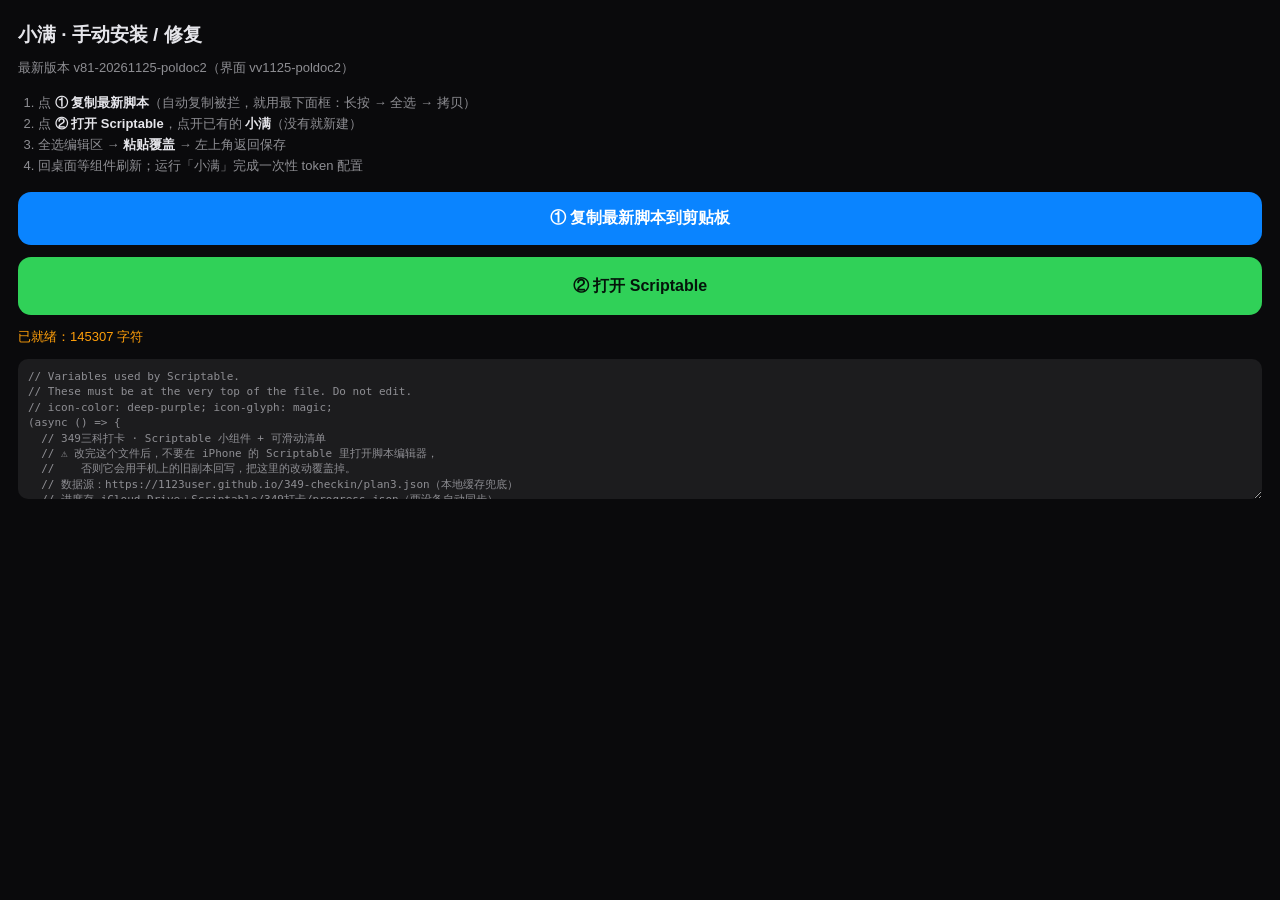
<file: install2.html>
<!doctype html>
<meta charset="utf-8">
<meta name="viewport" content="width=device-width,initial-scale=1">
<title>小满 · 手动安装 / 修复</title>
<style>
 body{margin:0;padding:20px 18px;background:#0A0A0C;color:#E5E5EA;font:15px/1.6 -apple-system,'PingFang SC',sans-serif}
 h1{font-size:19px;margin:0 0 8px}
 p{color:#8E8E93;font-size:13px;margin:0 0 14px}
 ol{color:#8E8E93;font-size:13px;padding-left:20px;margin:0 0 16px}
 ol b{color:#E5E5EA}
 button,a.btn{display:block;width:100%;box-sizing:border-box;margin:12px 0;padding:16px;border:0;border-radius:13px;
   font-size:16px;font-weight:600;text-align:center;text-decoration:none;color:#fff;background:#0A84FF;cursor:pointer}
 a.btn{background:#30D158;color:#04140A}
 #tip{color:#FF9F0A;font-size:13px;min-height:22px;margin:6px 0 10px}
 textarea{width:100%;box-sizing:border-box;height:140px;background:#1C1C1E;color:#8E8E93;border:0;border-radius:10px;
   padding:10px;font:11px/1.4 ui-monospace,Menlo,monospace;-webkit-user-select:text;user-select:text}
</style>
<h1>小满 · 手动安装 / 修复</h1>
<p id="ver">正在拉取最新版本…</p>
<ol>
 <li>点 <b>① 复制最新脚本</b>（自动复制被拦，就用最下面框：长按 → 全选 → 拷贝）</li>
 <li>点 <b>② 打开 Scriptable</b>，点开已有的 <b>小满</b>（没有就新建）</li>
 <li>全选编辑区 → <b>粘贴覆盖</b> → 左上角返回保存</li>
 <li>回桌面等组件刷新；运行「小满」完成一次性 token 配置</li>
</ol>
<button id="copy">① 复制最新脚本到剪贴板</button>
<a class="btn" id="open" href="scriptable:///add">② 打开 Scriptable</a>
<p id="tip"></p>
<textarea id="src" readonly spellcheck="false" autocapitalize="off" autocorrect="off">（加载中…）</textarea>
<script>
(async () => {
  const tip = document.getElementById('tip'), ver = document.getElementById('ver'), ta = document.getElementById('src')
  try {
    const m = await (await fetch('xiaoman-latest.json?t=' + Date.now(), {cache:'no-store'})).json()
    ver.textContent = '最新版本 ' + (m.build || m.file) + '（界面 v' + (m.ui || '?') + '）'
    const code = await (await fetch(m.file + '?t=' + Date.now(), {cache:'no-store'})).text()
    if (code.length < 50000 || code.indexOf(m.build) < 0) throw new Error('拉到的脚本不完整，请刷新重试')
    ta.value = code
    tip.textContent = '已就绪：' + code.length + ' 字符'
    document.getElementById('copy').onclick = async () => {
      try { await navigator.clipboard.writeText(code); tip.textContent = '已复制 ✓ 去粘贴' }
      catch (e) { ta.focus(); ta.select(); tip.textContent = '自动复制被拦：长按文本框 → 全选 → 拷贝' }
    }
  } catch (e) {
    ver.textContent = '拉取失败：' + (e && e.message || e)
    tip.textContent = '检查网络后刷新本页重试'
  }
})()
</script>
</file>
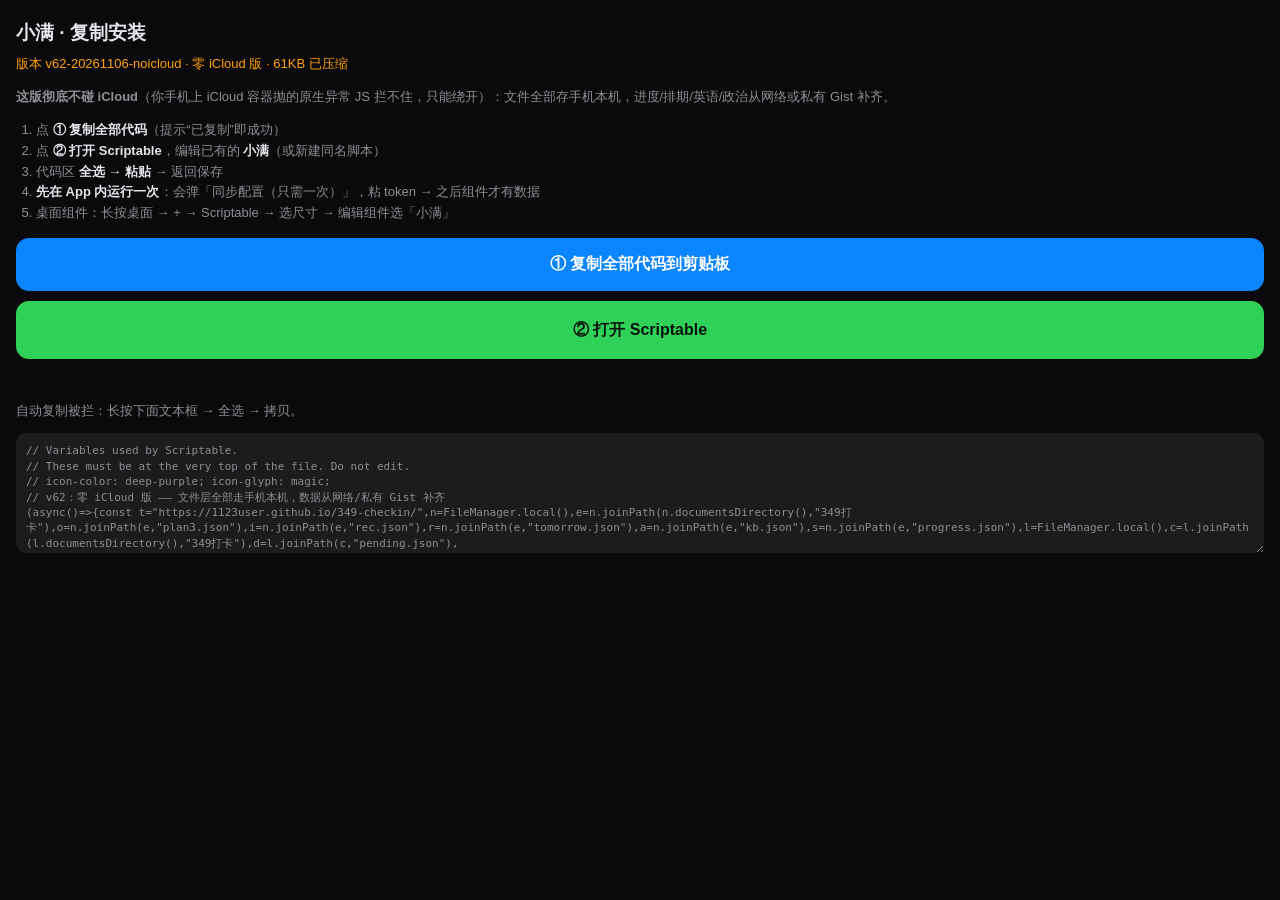
<file: install3.html>
<!doctype html>
<meta charset="utf-8">
<meta name="viewport" content="width=device-width,initial-scale=1">
<title>小满 v62 · 复制安装</title>
<style>
 body{margin:0;padding:18px 16px 28px;background:#0A0A0C;color:#E5E5EA;font:15px/1.6 -apple-system,'PingFang SC',sans-serif}
 h1{font-size:19px;margin:0 0 6px}
 .v{color:#FF9F0A;font-size:13px;margin:0 0 12px}
 p{color:#8E8E93;font-size:13px;margin:0 0 12px}
 ol{color:#8E8E93;font-size:13px;padding-left:20px;margin:0 0 14px}
 ol b{color:#E5E5EA}
 button,a.btn{display:block;width:100%;box-sizing:border-box;margin:10px 0;padding:16px;border:0;border-radius:13px;
   font-size:16px;font-weight:600;text-align:center;text-decoration:none;color:#fff;background:#0A84FF;cursor:pointer}
 a.btn{background:#30D158;color:#04140A}
 #tip{color:#FF9F0A;font-size:13px;min-height:22px;margin:6px 0 10px}
 textarea{width:100%;box-sizing:border-box;height:120px;background:#1C1C1E;color:#8E8E93;border:0;border-radius:10px;
   padding:10px;font:11px/1.4 ui-monospace,Menlo,monospace;-webkit-user-select:text;user-select:text}
</style>
<h1>小满 · 复制安装</h1>
<p class="v">版本 v62-20261106-noicloud · 零 iCloud 版 · 61KB 已压缩</p>
<p><b>这版彻底不碰 iCloud</b>（你手机上 iCloud 容器抛的原生异常 JS 拦不住，只能绕开）：文件全部存手机本机，进度/排期/英语/政治从网络或私有 Gist 补齐。</p>
<ol>
  <li>点 <b>① 复制全部代码</b>（提示“已复制”即成功）</li>
  <li>点 <b>② 打开 Scriptable</b>，编辑已有的 <b>小满</b>（或新建同名脚本）</li>
  <li>代码区 <b>全选 → 粘贴</b> → 返回保存</li>
  <li><b>先在 App 内运行一次</b>：会弹「同步配置（只需一次）」，粘 token → 之后组件才有数据</li>
  <li>桌面组件：长按桌面 → + → Scriptable → 选尺寸 → 编辑组件选「小满」</li>
</ol>
<button id="copy">① 复制全部代码到剪贴板</button>
<a class="btn" href="scriptable:///add">② 打开 Scriptable</a>
<p id="tip"></p>
<p>自动复制被拦：长按下面文本框 → 全选 → 拷贝。</p>
<textarea id="src" readonly spellcheck="false" autocapitalize="off" autocorrect="off">// Variables used by Scriptable.
// These must be at the very top of the file. Do not edit.
// icon-color: deep-purple; icon-glyph: magic;
// v62：零 iCloud 版 —— 文件层全部走手机本机，数据从网络/私有 Gist 补齐
(async()=&gt;{const t="https://1123user.github.io/349-checkin/",n=FileManager.local(),e=n.joinPath(n.documentsDirectory(),"349打卡"),o=n.joinPath(e,"plan3.json"),i=n.joinPath(e,"rec.json"),r=n.joinPath(e,"tomorrow.json"),a=n.joinPath(e,"kb.json"),s=n.joinPath(e,"progress.json"),l=FileManager.local(),c=l.joinPath(l.documentsDirectory(),"349打卡"),d=l.joinPath(c,"pending.json"),
u=n.joinPath(e,"ai.json"),f=n.joinPath(e,"plan-en.json"),h=n.joinPath(e,"en-review.json"),g=n.joinPath(e,"en-review-seen.json"),p=n.joinPath(e,"cloze-daily.json"),w=n.joinPath(e,"plan-pol.json"),y="v62-20261106-noicloud";
let S=null;function m(){if(S)return S;try{const t=l.joinPath(c,"pet.png");if(l.fileExists(t)&amp;&amp;(S=Image.fromFile(t),S))return S;const o=n.joinPath(e,"pet.png");if(n.fileExists(o)){if(n.isFileStoredIniCloud(o)&amp;&amp;!n.isFileDownloaded(o)){
try{n.downloadFileFromiCloud(o)}catch(t){}return null}if(S=Image.fromFile(o),S){try{l.fileExists(c)||l.createDirectory(c,!0),l.write(t,Data.fromFile(o))}catch(t){}return S}}}catch(t){
S=null}return S}function k(t){try{let o="";try{if(l.fileExists(c)||l.createDirectory(c,!0),o=l.joinPath(c,".traced"),l.fileExists(o)&amp;&amp;0===String(l.readString(o)||"").indexOf(y))return}
catch(t){}const i=n.joinPath(e,"run-log.txt");let r="";try{n.fileExists(i)&amp;&amp;(r=n.readString(i)||"")}catch(t){}if(0===r.indexOf(y))return;n.writeString(i,(new Date).toISOString().slice(5,16).replace("T"," ")+"  "+y+"  "+t+"  "+(config.widgetFamily||"app")+"\n"+r);
try{o&amp;&amp;l.writeString(o,y)}catch(t){}}catch(t){}}function b(t,o,i,r,a){try{v();const s=n.joinPath(e,"boot-log.txt");let l="";try{n.fileExists(s)&amp;&amp;(l=n.readString(s)||"")}catch(t){}const c=(t,n)=&gt;t&amp;&amp;n?n-t+"ms":"-",d=(new Date).toISOString().slice(5,16).replace("T"," ")+"  "+y+"  load="+c(t,o)+" pull="+c(o,i)+" show="+c(i,r)+" total="+c(t,r||i)+" "+(config.widgetFamily||"app")+(a?" "+a:"");
n.writeString(s,[d].concat(l.split("\n")).slice(0,25).join("\n"))}catch(t){}}const x=["org","pharm","ana"],C={org:{name:"有机",c:new Color("#F2A65A")},pharm:{name:"药理",c:new Color("#F0CE6B")}
,ana:{name:"分析",c:new Color("#7FA8E8")},pol:{name:"政治",c:new Color("#FF6B5E")}},F={bgTop:new Color("#3B2E5A"),bgMid:new Color("#251D3C"),bgLow:new Color("#16121F"),head:new Color("#D9D2F2"),sub:new Color("#A79FC4"),ring:new Color("#B49CFF"),ringTx:new Color("#CBB9FF"),pink:new Color("#FF7FA0"),bubBg:new Color("#FFFCF8",.97),bubTx:new Color("#2B2540"),card:new Color("#FFFFFF",
.1),ok:new Color("#6FE0A6"),link:new Color("#8FB8FF"),en:new Color("#5CD39B"),halo:"#B49CFF"},A=F.sub,O=new Color("#F4F0FF"),E=(()=&gt;{try{return Device.isUsingDarkAppearance()}catch(t){
return!0}})(),R={txt:E?new Color("#F4F0FF"):new Color("#1A1A1F"),dim:E?new Color("#A79FC4"):new Color("#6A6A72"),ok:E?new Color("#6FE0A6"):new Color("#1E7B4F"),link:E?new Color("#8FB8FF"):new Color("#2563C9"),org:E?new Color("#F2A65A"):new Color("#C97B2E"),pharm:E?new Color("#F0CE6B"):new Color("#D9A93B"),ana:E?new Color("#7FA8E8"):new Color("#3E6FB0"),en:E?new Color("#5CD39B"):new Color("#2E9E6B"),
pol:E?new Color("#FF6B5E"):new Color("#C0392B")},j=t=&gt;t.sub+"|"+t.key+"|"+t.bvid,T=t=&gt;String(t).padStart(2,"0");function D(){const t=new Date;return t.getFullYear()+"-"+T(t.getMonth()+1)+"-"+T(t.getDate())}
function v(){n.fileExists(e)||n.createDirectory(e,!0)}async function P(t,e){if(n.isFileStoredIniCloud(t)&amp;&amp;!n.isFileDownloaded(t)){if(e){try{n.downloadFileFromiCloud(t)}catch(t){}return!1}
await n.downloadFileFromiCloud(t)}return!0}let B=!1,N=null;let I={};const J="f938a331f36d51aef967acfaa73f5716";function M(){try{const t=n.joinPath(e,"gist-conf.json");if(n.fileExists(t)){
const e=JSON.parse(n.readString(t));if(e&amp;&amp;e.id&amp;&amp;e.token)return e}}catch(t){}try{const t=FileManager.local(),n=t.joinPath(t.documentsDirectory(),"xiaoman-gist.json");if(t.fileExists(n)){
const e=JSON.parse(t.readString(n));if(e&amp;&amp;e.token)return{id:e.id||J,token:e.token,file:"xiaoman-progress.json"}}}catch(t){}return null}const z=()=&gt;l.joinPath(l.documentsDirectory(),"xm-progress.json"),q=()=&gt;l.joinPath(l.documentsDirectory(),"xm-plan-en.json"),U=()=&gt;l.joinPath(l.documentsDirectory(),"xm-plan-pol.json");
async function L(t){const n=M();if(!n)return null;try{const e=new Request("https://api.github.com/gists/"+n.id);e.headers={Authorization:"token "+n.token,"User-Agent":"xiaoman-scriptable"}
,e.timeoutInterval=8;const o=await e.loadString();if(!o)return null;const i=((JSON.parse(o).files||{})[t]||{}).content;return i?JSON.parse(i):null}catch(t){return null}}async function _(){
const t=M();if(!t)return null;const n=t.file||"xiaoman-progress.json";try{const e=new Request("https://api.github.com/gists/"+t.id);e.headers={Authorization:"token "+t.token,"User-Agent":"xiaoman-scriptable"}
,e.timeoutInterval=8;const o=await e.loadString();if(!o)return{};const i=((JSON.parse(o).files||{})[n]||{}).content||"{}";try{return JSON.parse(i)||{}}catch(t){return{}}}catch(t){return null}
}async function H(t,n){const e=M();if(!e)return!1;try{const o=e.file||"xiaoman-progress.json",i=await _()||{},r=Object.assign({},i.done||{}),a=Object.assign({},i.dels||{}),s=t.done||{
};for(const t in s){const n=s[t]||0;(a[t]||0)&gt;=n||(!r[t]||n&gt;r[t])&amp;&amp;(r[t]=n)}for(const t in I){const n=I[t];(a[t]||0)&lt;n&amp;&amp;(a[t]=n),void 0!==r[t]&amp;&amp;(r[t]||0)&lt;n&amp;&amp;delete r[t]}const l=Object.assign({
},i,{done:r,dels:a,_seen:Date.now(),_ver:"gist2",_host:"iphone",_beat:n?1:0}),c=new Request("https://api.github.com/gists/"+e.id);return c.method="PATCH",c.headers={Authorization:"token "+e.token,"Content-Type":"application/json","User-Agent":"xiaoman-scriptable"}
,c.body=JSON.stringify({files:{[o]:{content:JSON.stringify(l)}}}),c.timeoutInterval=8,await c.loadString(),!0}catch(t){return!1}}async function W(t){const o=function(){try{const t=n.joinPath(e,"mac-endpoint.json");
if(!n.fileExists(t))return[];const o=JSON.parse(n.readString(t));return Array.isArray(o&amp;&amp;o.urls)?o.urls.filter(t=&gt;/^http/.test(t)):o&amp;&amp;o.url?[o.url]:[]}catch(t){return[]}}();if(!o.length)return;
const i=JSON.stringify({token:"xiaoman-349",done:t.done||{},del:I});for(const t of o)try{const n=new Request(t+"/api/sync");n.method="POST",n.headers={"Content-Type":"application/json"}
,n.body=i,n.timeoutInterval=4;const e=await n.loadString();if(e&amp;&amp;e.indexOf('"ok":true')&gt;=0)return}catch(t){}}function V(t){if(B)try{v();let e=null;try{if(n.fileExists(s)){const t=JSON.parse(n.readString(s));
e=t&amp;&amp;t.done||null}}catch(t){e=null}const o=Object.assign({},t);e&amp;&amp;N&amp;&amp;(o.done=function(t,n,e){const o={};for(const t in e)o[t]=e[t];for(const e in t)e in n||delete o[e];for(const t in n){
const e=n[t]||0;(!o[t]||e&gt;o[t])&amp;&amp;(o[t]=e)}return o}(N,t.done||{},e)),n.writeString(s,JSON.stringify(o));try{l.writeString(z(),JSON.stringify(o))}catch(t){}return N=Object.assign({}
,o.done||{}),!0}catch(t){}try{l.writeString(z(),JSON.stringify({done:t.done||{}}))}catch(t){}return function(t){try{return l.fileExists(c)||l.createDirectory(c,!0),l.writeString(d,JSON.stringify({
done:t,at:Date.now()})),!0}catch(t){return!1}}(t.done||{}),!1}let G=0;function X(t,n){const e=Date.now();if(n||!(e-G&lt;1500)){G=e;try{Widget.reloadAll()}catch(t){}}}let Y=0;function Q(t){
if("off"===at())return;rt({pendAt:Date.now()});const n=Date.now();Y=n;try{Timer.schedule(2.5,()=&gt;{Y===n&amp;&amp;(Z(t),W(t),H(t))})}catch(t){}}function Z(t,n){if("off"===at()&amp;&amp;!n)return!1;
try{const n=t.done||{},e=Object.keys(n).sort((t,e)=&gt;n[e]-n[t]),o=e.slice(0,300).map(t=&gt;t+"="+n[t]);if(!o.length)return rt({pendAt:0}),!1;const i=e.length&lt;=300,r="erround://scsync?n="+o.length+(i?"&amp;f=1":"&amp;f=0")+"&amp;d="+encodeURIComponent(o.join("\n"));
return Safari.open(r),rt({pendAt:0,lastPush:lt()}),!0}catch(t){return!1}}function $(t){return!!(t&amp;&amp;t.days&amp;&amp;t.days.length)}function K(){return l.joinPath(c,"plan3.json")}function tt(t){
try{l.fileExists(c)||l.createDirectory(c,!0),l.writeString(K(),JSON.stringify(t))}catch(t){}}const nt=["①","②","③","④","⑤"];function et(t,e){const o=function(t){try{if(!n.fileExists(u))return null;
const e=JSON.parse(n.readString(u)),o=e&amp;&amp;e.quotes?e.quotes[t]:null;return o&amp;&amp;"coach"===o.src&amp;&amp;o.detail?o:null}catch(t){return null}}(e);if(!o)return;const i=o.stat||{},r="number"==typeof i.y_acc?" · 昨天 "+i.y_n+" 题 "+Math.round(100*i.y_acc)+"%":"";
t.addRow(mn("小满的复盘"+r,o.acts&amp;&amp;o.acts.length?"今天 "+o.acts.length+" 件事":"")),Ft(t,e);const a=new UITableRow;a.height=96;const s=a.addText(o.detail);s.titleFont=Font.systemFont(12.5),s.titleColor=R.txt;
try{s.lineLimit=4}catch(t){}a.dismissOnSelect=!1,t.addRow(a),(o.acts||[]).forEach((n,e)=&gt;{const o=Ht((nt[e]||e+1+".")+" "+n,"",R.link,38);o.dismissOnSelect=!1,t.addRow(o)})}const ot=n.joinPath(e,"sync-state.json");
let it={mode:"night",lastPull:"",lastPullAt:0,lastPush:"",pendAt:0};function rt(t){try{t&amp;&amp;(it=Object.assign(it,t)),n.fileExists(e)||n.createDirectory(e,!0),n.writeString(ot,JSON.stringify(it))}
catch(t){}return it}function at(){return it.mode||"night"}function st(){const t=at();return"instant"===t?"勾完即时":"off"===t?"已关闭":"夜间批量"}function lt(t){const n=t||new Date;return n.getFullYear()+"-"+("0"+(n.getMonth()+1)).slice(-2)+"-"+("0"+n.getDate()).slice(-2)}
function ct(){const t=(new Date).getHours();return t&gt;=22&amp;&amp;t&lt;24}async function dt(i){if(!i&amp;&amp;Date.now()-(it.planAt||0)&lt;216e5)return!1;let r="";try{if(n.fileExists(o)&amp;&amp;n.isFileDownloaded(o)){
const t=JSON.parse(n.readString(o));r=String(t&amp;&amp;t.meta&amp;&amp;t.meta.plan_ver||"")}}catch(t){}const a=[t+"plan3.json","https://cdn.jsdelivr.net/gh/1123user/349-checkin@main/plan3.json"];
for(const t of a)try{const i=new Request(t);i.timeoutInterval=15;const a=await i.loadJSON();if(!$(a))continue;const s=String(a.meta&amp;&amp;a.meta.plan_ver||"");if(r&amp;&amp;s&amp;&amp;s&lt;=r)return rt({planAt:Date.now()}
),!1;tt(a);try{n.fileExists(e)||n.createDirectory(e,!0),n.writeString(o,JSON.stringify(a))}catch(t){}return rt({planAt:Date.now()}),!0}catch(t){}return!1}async function ut(o){if(!o&amp;&amp;Date.now()-(it.polAt||0)&lt;216e5)return!1;
let i="";try{if(n.fileExists(w)&amp;&amp;n.isFileDownloaded(w)){const t=JSON.parse(n.readString(w));i=String(t&amp;&amp;t.meta&amp;&amp;t.meta.pol_ver||"")}}catch(t){}const r=[t+"plan-pol.json","https://cdn.jsdelivr.net/gh/1123user/349-checkin@main/plan-pol.json"];
for(const t of r)try{const o=new Request(t);o.timeoutInterval=15;const r=await o.loadJSON();if(!r||!r.days||!r.days.length)continue;const a=String(r.meta&amp;&amp;r.meta.pol_ver||"");if(i&amp;&amp;a&amp;&amp;a&lt;=i)return rt({
polAt:Date.now()}),!1;try{n.fileExists(e)||n.createDirectory(e,!0),n.writeString(w,JSON.stringify(r))}catch(t){}return At=r,rt({polAt:Date.now()}),!0}catch(t){}return!1}function ft(){
if(!n.fileExists(i)||!n.fileExists(r)||!n.fileExists(a))return!0;if(!ct()){if(it.lastPull===lt())return!1;const t=pt();return!t||!t.for_date||String(t.for_date)&lt;lt()}return it.lastPull!==lt()||(it.lastPullAt||0)&lt;function(){
const t=new Date;return t.setHours(23,10,0,0),t.getTime()}()}function ht(t,e){try{return!!n.fileExists(t)&amp;&amp;Date.now()-n.fileModificationDate(t).getTime()&lt;e}catch(t){return!1}}async function gt(e){
try{if(!e&amp;&amp;ht(i,216e5))return;const o=new Request(t+"rec.json?t="+Date.now());o.timeoutInterval=8;const r=await o.loadJSON();if(!r||!r.items||!r.items.length)return;const a=Ct();if(a&amp;&amp;a.built===r.built)return;
n.writeString(i,JSON.stringify(r))}catch(t){}}function pt(){try{return n.fileExists(r)&amp;&amp;JSON.parse(n.readString(r))||null}catch(t){return null}}async function wt(e){try{if(!e&amp;&amp;ht(r,216e5))return;
const o=new Request(t+"tomorrow.json?t="+Date.now());o.timeoutInterval=8;const i=await o.loadJSON();if(!i||!i.for_date)return;const a=pt();if(a&amp;&amp;a.built===i.built)return;n.writeString(r,JSON.stringify(i))}
catch(t){}}function yt(){try{return n.fileExists(a)&amp;&amp;JSON.parse(n.readString(a))||null}catch(t){return null}}async function St(e){const o=yt();try{if(!e&amp;&amp;o&amp;&amp;Date.now()-n.fileModificationDate(a).getTime()&lt;864e5)return}
catch(t){}try{const e=new Request(t+"kb.json?t="+Date.now());e.timeoutInterval=20;const i=await e.loadJSON();if(!i||!i.points)return;if(o&amp;&amp;o.built&amp;&amp;o.built===i.built)return;n.writeString(a,JSON.stringify(i))}
catch(t){}}function mt(t){const n=String(t||"").replace(/[\s·（）()、，,。；;：:【】\[\]"'？?！!]/g,""),e=[];for(let t=0;t&lt;n.length-1;t++)e.push(n.substr(t,2));return e}let kt=null;function bt(t,n,e){const o=mt(n);if(!o.length)return[];
const i=function(t){const n=(t.points||[]).length+(t.cards||[]).length;if(kt&amp;&amp;kt.n===n)return kt;const e={},o=[];return(t.points||[]).forEach(t=&gt;o.push((t.name||"")+" "+(t.tips||[]).join(" "))),(t.cards||[]).forEach(t=&gt;o.push((t.q||"")+" "+(t.a||""))),o.forEach(t=&gt;{
const n={};mt(t).forEach(t=&gt;{n[t]||(n[t]=1,e[t]=(e[t]||0)+1)})}),kt={n:n,df:e},kt}(t),r={};let a=0;o.forEach(t=&gt;{if(null!=r[t])return;const n=Math.log((i.n+1)/((i.df[t]||0)+1))+1;r[t]=n,a+=n}
);const s=[];return(t.points||[]).forEach(t=&gt;{let n=0;const e={};mt((t.name||"")+" "+(t.tips||[]).join(" ")).forEach(t=&gt;{null==r[t]||e[t]||(e[t]=1,n+=r[t])}),n/=a,n&gt;=.3&amp;&amp;s.push({t:"考点 · "+t.name,body:(t.tips||[]).join("\n\n"),sc:n+.12}
)}),(t.cards||[]).forEach(t=&gt;{let n=0;const e={};mt((t.q||"")+" "+(t.a||"")).forEach(t=&gt;{null==r[t]||e[t]||(e[t]=1,n+=r[t])}),n/=a,n&gt;=.34&amp;&amp;s.push({t:String(t.q||"").replace(/是什么[？?]要点是什么[？?]$/,""),body:t.a||"",sc:n}
)}),s.sort((t,n)=&gt;n.sc-t.sc||String(t.t).length-String(n.t).length),s.slice(0,e)}function xt(t,n){const e=pt();if(!e||!e.for_date)return;const o=String(e.for_date),i=new Date,r=i.getFullYear()+"-"+String(i.getMonth()+1).padStart(2,"0")+"-"+String(i.getDate()).padStart(2,"0"),a=o===r,s=new Date(o.replace(/-/g,"/")).getTime(),l=Math.round((s-new Date(r.replace(/-/g,
"/")).getTime())/864e5),c=e.built?String(e.built).slice(5,16).replace("-","/"):"";if(l&lt;0||l&gt;1)return void(l&lt;0&amp;&amp;t.addRow(mn("明天的安排","云端这几天没更新上"+(c?"　最后成功 "+c:"")+"　先按昨天的走")));const d=e.main||[],u=e.focus||[],f=e.rec||[],h=u.reduce((t,n)=&gt;t+(n.quota||0),0),g=(a?"今天的安排 · ":"明天的安排 · ")+o.slice(5).replace("-","/")+"　主线 "+d.length+" 条 · 重点 "+h+" 题";
if(t.addRow(mn(g,e.coach&amp;&amp;e.coach.detail?e.coach.detail:"主线不动，只调重点")),c&amp;&amp;t.addRow(Ht("云端 "+c+" 生成","",R.dim,32)),d.length){const n=Ht("主线（照大纲走）",d.length+" 条",R.txt,38);t.addRow(n),d.slice(0,8).forEach(n=&gt;{
t.addRow(Ht("　"+(n.sub_cn||n.sub)+"　"+String(n.title||"").slice(0,26),"复习计划原文",R.txt,40))})}if(u.length){t.addRow(Ht("重点（按昨天的数据调）","先补最弱的",R.txt,38)),u.forEach(n=&gt;{const e=Ht("　"+(n.sub_cn||n.sub)+"　"+(n.sys||"")+"　"+(n.quota||0)+" 题",n.why||"",R[n.sub]||R.txt,42);
t.addRow(e);(n.tips||[]).slice(0,1).forEach(n=&gt;t.addRow(Ht("　　· "+String(n).slice(0,30),String(n).slice(30,90),R.txt,44)));const o=n.card;if(o&amp;&amp;o.a){const n=Ht("　　▤ "+String(o.q||"").slice(0,18),String(o.a).slice(0,56),R.txt,46);
n.onSelect=()=&gt;{const t=new Alert;t.title=String(o.q||"知识卡").slice(0,40),t.message=String(o.a||""),t.addAction("知道了"),t.presentAlert().catch(()=&gt;{})},t.addRow(n)}});const n=Ht("查知识　考点 + 知识卡","本地缓存 · 不用连电脑",R.link,44);
n.onSelect=()=&gt;{!async function(){const t=yt(),n=new Alert;if(n.title="查知识",n.message=t?"本地存着 "+(t.points||[]).length+" 个考点 / "+(t.cards||[]).length+" 张卡　离线可查":"还没缓存，联网打开一次小满就会自动下载",n.addTextField("如：比尔定律 / 青霉素 / 缩合",""),n.addAction("查"),n.addCancelAction("关闭"),0!==await n.presentAlert())return;
const e=String(n.textFieldValue(0)||"").trim();if(!e)return;if(!t){const t=new Alert;return t.title="还没有知识库",t.message="联网打开一次小满，会自动把 320KB 知识库下到手机。",t.addAction("好"),void await t.presentAlert()}
const o=bt(t,e,4);if(!o.length){const t=new Alert;return t.title="没找到「"+e+"」",t.message='换个课本上的说法试试，比如把"紫外"换成"吸收光谱"。',t.addAction("好"),void await t.presentAlert()}const i=new Alert;
i.title="「"+e+"」",i.message="找到 "+o.length+" 条，点开看：",o.forEach(t=&gt;i.addAction(String(t.t).slice(0,36))),i.addCancelAction("取消");const r=await i.presentAlert();if(r&lt;0)return;const a=new Alert;
a.title=String(o[r].t).slice(0,48),a.message=String(o[r].body||"").slice(0,1800),a.addAction("知道了"),await a.presentAlert()}()},t.addRow(n)}if(f.length&amp;&amp;(t.addRow(Ht("看什么",f.length+" 节 · "+f.reduce((t,n)=&gt;t+(n.min||0),0)+" 分钟",R.txt,38)),f.forEach(n=&gt;{
const e=Ht("▶ "+String(n.title||"").slice(0,24),(n.sub_cn||"")+" · "+(n.min||0)+" 分钟",R.link,46);e.onSelect=()=&gt;{try{hn(n.url,n.title)}catch(t){}},t.addRow(e)})),e.coach&amp;&amp;(e.coach.acts||[]).length){
const n=["①","②","③","④","⑤"];t.addRow(Ht("小满的动作",e.coach.acts.map((t,e)=&gt;(n[e]||e+1)+" "+t).join("　"),R.txt,54))}}function Ct(){try{return n.fileExists(i)&amp;&amp;JSON.parse(n.readString(i))||null}
catch(t){return null}}function Ft(t,n){const e=Ct();if(!e||!e.items||!e.items.length)return;const o=new Date(String(e.built||"").replace(/-/g,"/")).getTime(),i=(Date.now()-o)/36e5;
if(!isFinite(i)||i&gt;20||i&lt;-1)return;const r=e.items.reduce((t,n)=&gt;t+(n.min||0),0);t.addRow(mn("今日推荐 · "+e.items.length+" 节 · "+r+" 分钟","按掌握度挑的 · 点开直接看")),e.items.forEach(n=&gt;{const e=Ht("▶ "+_t(n.title||n.sub_cn+" 补弱",30),_t(n.sub_cn+" · "+(n.min||"?")+" 分钟 · "+(n.level||"")+" · "+(n.why||""),34),R.link,46);
e.dismissOnSelect=!1,e.onSelect=()=&gt;{try{hn(n.url,n.title)}catch(t){}};const o=e.addButton("▶");o.titleColor=R.link,o.onTap=e.onSelect,t.addRow(e)})}let At=null;function Ot(t){return At?(t=&gt;At&amp;&amp;At.days.find(n=&gt;n.date===t)||null)(t)||At.days.find(n=&gt;n.date&gt;t)||At.days[At.days.length-1]:null}
let Et=null,Rt=null,jt=null;const Tt=(t,n)=&gt;"en|"+t+"|"+n.key;function Dt(t){return function(t){return Et&amp;&amp;Et.days.find(n=&gt;n.date===t)||null}(t)||function(t){return Et&amp;&amp;Et.days.find(n=&gt;n.date&gt;t)||null}
(t)}function vt(t){const e=new UITable;e.showSeparators=!1;const o=t.totals||{};e.addRow(mn("阅读复盘 · "+String(t.date||"").slice(5).replace("-","/"),(o.papers||0)+" 篇 "+(o.questions||0)+" 题 · 错 "+(o.wrong||0)+" 题"+(null!=o.rate?" · 正确率 "+Math.round(100*o.rate)+"%":"")));
const i=(t.byType||[]).slice().sort((t,n)=&gt;(n.wrong||0)-(t.wrong||0));i.length&amp;&amp;(e.addRow(mn("题型分布","错得最多的排最上面")),i.forEach(t=&gt;{const n=(t.wrong||0)&gt;0,o=Ht(t.cn+" · "+(n?"错 "+t.wrong:"全对")+" / "+t.total+" 题",n?"重点补这一类":"这一类稳住了",n?R.pol:R.ok,42);
o.dismissOnSelect=!1,e.addRow(o)})),(t.wrong||[]).length&amp;&amp;(e.addRow(mn("错题逐题过","越难的排越前，先重做上面这几道")),t.wrong.forEach(t=&gt;{const n=Ht(t.year+" "+t.label+" · 第 "+t.n+" 题 · "+t.cn,"我 "+t.mine+" → 答 "+t.answer+(t.causeCn?" · "+t.causeCn:""),R.txt,46);
n.dismissOnSelect=!1,e.addRow(n)})),(t.push||[]).forEach(t=&gt;{e.addRow(mn(t.cn+" · 错 "+(t.wrong||0)+"/"+(t.total||0),_t(t.why,58)))(t.videos||[]).forEach(t=&gt;{const n=Ht("▶ P"+(t.p||1)+" "+_t(t.title,30),"阿超（陈志超）· 点一行直接播",R.link,48);
n.dismissOnSelect=!1;const o=()=&gt;hn("https://www.bilibili.com/video/"+t.bv+"?p="+(t.p||1),t.title);n.onSelect=o;const i=n.addButton("播放");i.titleColor=R.link,i.onTap=o,e.addRow(n)}
)});const r=t.cloze;if(r&amp;&amp;r.logic&amp;&amp;r.logic.length&amp;&amp;(e.addRow(mn("完形 · 先补方法",r.name+" · "+r.logic.length+" 集 "+Math.round((r.totalMin||0)/60)+" 小时 · 逻辑关系题占 "+Math.round(100*(r.logicRatio||0))+"%")),r.logic.forEach(t=&gt;{
const n=Ht("▶ "+t.cn+" · "+(t.min||0)+" 分",_t(t.title,30),R.link,46);n.dismissOnSelect=!1;const o=()=&gt;hn("https://www.bilibili.com/video/"+t.bv+"?p="+(t.p||1),t.title);n.onSelect=o;
const i=n.addButton("播放");i.titleColor=R.link,i.onTap=o,e.addRow(n)}),r.pack&amp;&amp;r.pack.bv)){const t=Ht("▶ 实战 · 2014 完形套题讲解",_t(r.pack.title,28),R.dim,46);t.dismissOnSelect=!1;const n=()=&gt;hn("https://www.bilibili.com/video/"+r.pack.bv+"?p=1",r.pack.title);
t.onSelect=n;const o=t.addButton("播放");o.titleColor=R.dim,o.onTap=n,e.addRow(t)}const a=Ht("看完了 · 回到清单","带着方法把上面那几道错题重做一遍",R.dim,44);return a.dismissOnSelect=!0,e.addRow(a),function(t){
try{v(),n.writeString(g,String(t))}catch(t){}}(t.date),e}function Pt(t,n){const e=Dt(t);if(!e)return null;const o=e.tasks.filter(t=&gt;n.done[Tt(e.date,t)]).length;return{ed:e,n:e.tasks.length,done:o,today:e.date===t}
}function Bt(t,n){return t.days.find(t=&gt;t.date===n)||null}function Nt(t){return String(t).replace(/^Lecture\s*\d+\s*-\s*\d+\s*/i,"").replace(/^第[一二三四五六七八九十百]+讲[：:\s]*/,"")}function It(t,n,e,o,i){const r=[];
for(let a=0;a&lt;=36;a++){const s=o+a/36*(i-o);r.push(new Point(t+e*Math.cos(s),n+e*Math.sin(s)))}const a=new Path;return a.addLines(r),i-o&gt;=2*Math.PI-.001&amp;&amp;a.closeSubpath(),a}function Jt(t,n,e,o,i){
const r=new DrawContext;r.size=new Size(e,e),r.opaque=!1,r.respectScreenScale=!0;const a=(e-o)/2,s=e/2;r.setStrokeColor(new Color("#A0A0F0",.22)),r.setLineWidth(o),r.addPath(It(s,s,a,-Math.PI/2,1.5*Math.PI)),r.strokePath();
const l=Math.max(0,Math.min(100,t))/100;return l&gt;.002&amp;&amp;(r.setStrokeColor(n),r.setLineWidth(o),r.addPath(It(s,s,a,-Math.PI/2,-Math.PI/2+2*Math.PI*l)),r.strokePath()),i&amp;&amp;(r.setTextColor(n),r.setFont(Font.boldSystemFont(e&lt;=34?8:14)),r.setTextAlignedCenter(),r.drawTextInRect(i,new Rect(0,s-.17*e,e,.34*e))),r.getImage()}
const Mt=["宝，先挑最短那节开头嘛，我陪你","今天的坑我盯着呢，你先写单位哦","困了呀，那就站起来晃两下，我等你","昨天的错题还在等你，回去看一眼嘛","坐下先做三道题再听课，好不好嘛","记不住就编个自己的说法，我信你","手机搁远一点点嘛，就一点点哦","念一遍给我听，念顺了就算学会啦","这章有点难，慢点也没关系呀","看完这节我给你记一笔，记满一排","你今天最想躲的那科，我先陪你开头","写字慢就用符号，省下时间歇会儿嘛","公式先写再代，别在脑子里算呀","两个长得像的概念，先分清嘛，宝","四十分钟一歇，我给你掐着表哦","早上脑子最清，难的放这时候呀","跳过拿不准的，回头我陪你再看","合上书回想十秒，才算真看过哦","心里没底很正常呀，我陪你接着做","别为昨天补账，今天这点做完就算啦",
"看不进去就抄一段，手会带脑子哦","本子上那些疑问，今天挑两个问我嘛","眼睛酸了就先眯一下，我数到十哦","慢慢来嘛，我不催你，乖"];function zt(t,n,e){const o=new DrawContext;o.size=new Size(t,t),o.opaque=!1;for(let i=22;i&gt;=1;i--){const r=t/2*i/22,a=e*Math.pow(1-i/22,2.2);
o.setFillColor(new Color(n,a));const s=new Path;s.addEllipse(new Rect((t-2*r)/2,(t-2*r)/2,2*r,2*r)),o.addPath(s),o.fillPath()}return o.getImage()}function qt(){const t=Math.floor((Date.now()-6e4*(new Date).getTimezoneOffset())/864e5);
return Mt[t%Mt.length]}async function Ut(t){try{if(n.fileExists(u)){if(!await P(u,!0))return{text:qt(),src:"local"};const t=JSON.parse(n.readString(u)),e=D(),o=t&amp;&amp;t.quotes?t.quotes[e]:null;
if(o&amp;&amp;"string"==typeof o.text&amp;&amp;o.text.trim())return o;if(t&amp;&amp;"string"==typeof t.text&amp;&amp;t.text.trim()&amp;&amp;t.date===e)return t}}catch(t){}return{text:qt(),src:"local"}}function Lt(t,n,e,o,i,r){
const a=o?o.date:D(),s=Pt(a,e),l=o?o.tasks.filter(t=&gt;!e.done[j(t)]):[],c=Ot(a),d=c?c.tasks.filter(t=&gt;!e.done[j(t)]):[],u=s?s.ed.tasks.filter(t=&gt;!e.done[Tt(s.ed.date,t)]):[],f=u.filter(t=&gt;"word"!==t.type).concat(u.filter(t=&gt;"word"===t.type));
if(f.length&gt;1){const t=f.findIndex(t=&gt;"watch"===t.type);t&gt;1&amp;&amp;f.splice(1,0,f.splice(t,1)[0])}const h=i&gt;=8?3:1;let g=l.slice(0,h+1),p=f.slice(0,h),w=d.slice(0,h);for(const t of["p","e","g"]){
const n=i-g.length-p.length-w.length;if(n&lt;=0)break;"p"===t?g=l.slice(0,g.length+n):"e"===t?p=f.slice(0,p.length+n):w=d.slice(0,w.length+n)}const y=l.length-g.length+(f.length-p.length)+(d.length-w.length),S=t.addStack();
if(S.layoutVertically(),S.spacing=2,!l.length&amp;&amp;!f.length&amp;&amp;!d.length&amp;&amp;o){const t=S.addText("今天全部打完了 ✓");t.font=Font.semiboldSystemFont(12),t.textColor=F.ok}g.forEach(t=&gt;{const n=S.addStack();
n.layoutHorizontally(),n.centerAlignContent(),n.url=t.url;const e=n.addText("○");e.font=Font.boldSystemFont(10),e.textColor=C[t.sub].c,n.addSpacer(4);const o=n.addText(t.key+" "+function(t){
let n=Nt(t.title).replace(/^【[^】]*】\s*/,"");const e=/^(带你背诵|期末复习|考研|学习分享|药理学背诵|必看|考点)/,o=n.split(/[｜|]/).map(t=&gt;t.trim()).filter(t=&gt;t&amp;&amp;!e.test(t));return n=o.length?o[0]:n,n.length&gt;22?n.slice(0,22)+"…":n}
(t));o.font=Font.systemFont(10.5),o.textColor=new Color("#E4DEF6"),o.lineLimit=1,n.addSpacer(4);const i=n.addText("▶ B站");i.font=Font.semiboldSystemFont(9),i.textColor=F.link}),p.forEach(t=&gt;{
const n=S.addStack();n.layoutHorizontally(),n.centerAlignContent(),n.url="scriptable:///run/"+encodeURIComponent(Script.name());const e=n.addText("英");e.font=Font.boldSystemFont(9.5),e.textColor=F.en,n.addSpacer(3);
const o=n.addText(function(t){const n=String(t).replace(/[·・]\s*[\u4e00-\u9fa5]{2,4}\s*$/,"").replace(/（[^）]*分钟）/,"").trim();return n.length&gt;22?n.slice(0,22)+"…":n}(t.title));if(o.font=Font.systemFont(10.5),o.textColor=new Color("#D8F6F0"),o.lineLimit=1,o.minimumScaleFactor=.85,n.addSpacer(4),t.url){
const t=n.addText("▶ 课");t.font=Font.semiboldSystemFont(9),t.textColor=F.link}}),w.forEach(t=&gt;{const n=S.addStack();n.layoutHorizontally(),n.centerAlignContent(),n.url=t.url||"scriptable:///run/"+encodeURIComponent(Script.name());
const e=n.addText("政");e.font=Font.boldSystemFont(9.5),e.textColor=C.pol.c,n.addSpacer(3);const o=n.addText(String(t.title||"").replace(/^27考研政治/,"").replace(/^肖1000题精讲 · /,"1000题 · ").replace(/；.*$/,""));
o.font=Font.systemFont(10.5),o.textColor=new Color("#FFE3EE"),o.lineLimit=1,o.minimumScaleFactor=.85,n.addSpacer(4);const i=n.addText(t.url?"▶ B站":"App");i.font=Font.semiboldSystemFont(9),i.textColor=F.link}
),t.addSpacer(3);const m=t.addStack();m.layoutHorizontally(),m.centerAlignContent(),m.spacing=5,m.backgroundColor=F.card,m.cornerRadius=9,m.setPadding(4,7,4,7),m.url="scriptable:///run/"+encodeURIComponent(Script.name());
const k=m.addText("✦");k.font=Font.boldSystemFont(9.5),k.textColor=F.pink;const b=m.addText(r.text);if(b.font=Font.systemFont(9.5),b.textColor=new Color("#EFEAFB"),b.lineLimit=1,b.minimumScaleFactor=.82,m.addSpacer(),y&gt;0){
const t=m.addText("还 "+y+" 条 →");t.font=Font.semiboldSystemFont(9),t.textColor=F.link}}function _t(t,n){const e=String(null==t?"":t).replace(/\s+/g," ").trim(),o=n||40;return e.length&gt;o?e.slice(0,o-1)+"…":e}
function Ht(t,n,e,o,i){const r=new UITableRow;r.height=o||(n?52:44);const a=r.addText(t,n||"");a.titleFont=Font.semiboldSystemFont(n?14.5:14),a.subtitleFont=Font.systemFont(10.5),a.titleColor=e||R.txt,a.subtitleColor=R.dim;
try{a.lineLimit=i||1}catch(t){}return r}function Wt(t,n,e){const o=t.addButton(n?"✓":"○");o.titleColor=n?R.ok:R.dim;try{o.width=34}catch(t){}return o.onTap=e,o}function Vt(t,n,e,o){
t.done[n]?(I[n]=Date.now(),delete t.done[n]):t.done[n]=Date.now(),V(t),X(),Q(t),o()}const Gt=n.joinPath(e,"player.json"),Xt="https://1123user.github.io/349-checkin/bili/",Yt=Xt+"bili-splash.sgmodule",Qt="https://cdn.jsdelivr.net/gh/1123user/349-checkin@main/adblock/bilibili-adblock.stoverride",Zt=Xt+"bili-splash.conf",$t="https://1123user.github.io/349-checkin/adblock/ads.stoverride",
Kt=(encodeURIComponent(Yt),encodeURIComponent(Yt),[{k:"app",n:"B站 App",d:"深链直达视频页，弹幕 / 缓存 / 清晰度全都在（默认）｜多分P合集偶尔定位到上次那一P"},{k:"inapp",n:"小满内网页",d:"不启动 App，肯定没广告，功能少；分P定位准"},{k:"web",n:"Safari 网页",d:"网页版播放，无开屏广告，可后台 / 画中画；分P定位 100% 准"}
]);let tn="app";function nn(t){const n=Kt.find(n=&gt;n.k===(t||tn));return n?n.n:Kt[0].n}function en(){try{if(!n.fileExists(Gt))return tn;if(n.isFileStoredIniCloud(Gt)&amp;&amp;!n.isFileDownloaded(Gt))return tn;
const t=JSON.parse(n.readString(Gt));t&amp;&amp;2===t.v&amp;&amp;Kt.some(n=&gt;n.k===t.mode)&amp;&amp;(tn=t.mode)}catch(t){}return tn}function on(t){tn=t;try{v(),n.writeString(Gt,JSON.stringify({mode:t,v:2}))}
catch(t){}}const rn=[{n:"Surge",sch:["surge"],mod:Yt},{n:"Loon",sch:["loon"],mod:Yt},{n:"Stash",sch:["stash"],mod:Qt},{n:"Egern",sch:["egern"],mod:Yt},{n:"Quantumult X",sch:["quantumult-x","quantumultx"],mod:Zt}
,{n:"Shadowrocket",sch:["shadowrocket"],mod:Zt}];let an=null;function sn(){if(an)return an;let t=[];try{t=URLScheme.all().map(t=&gt;String(t&amp;&amp;t.name||"").toLowerCase())}catch(n){t=[]}
return an=rn.filter(n=&gt;n.sch.some(n=&gt;t.indexOf(n)&gt;=0)),an}function ln(t){const n=String(t||""),e=n.match(/^https?:\/\/(?:www\.|m\.)?bilibili\.com\/video\/(BV[0-9A-Za-z]+)/i);if(!e)return null;const o=(n.match(/[?&amp;]p=(\d+)/)||[])[1];
return{bv:e[1],p:o&amp;&amp;"1"!==o?o:""}}function cn(t){return"https://m.bilibili.com/video/"+t.bv+(t.p?"?p="+t.p:"")}function dn(t,o){try{const i=n.joinPath(e,"play-log.txt");let r="";try{
n.fileExists(i)&amp;&amp;(r=n.readString(i)||"")}catch(t){}const a=(r+(new Date).toISOString().slice(0,19).replace("T"," ")+"  "+t+"  ← "+o+"\n").split("\n").filter(Boolean).slice(-30);n.writeString(i,a.join("\n")+"\n")}
catch(t){}}const un=n.joinPath(e,"bili-meta.json");function fn(t){return String(t||"").replace(/[\s\u3000·、,，。:：\-—_（）()【】\[\]｜|\/]/g,"").toLowerCase()}function hn(t,e){const o=String(t||"");if(!o)return;let i=ln(o);
if(i){if(i.p){const t=function(t){let e={};try{n.fileExists(un)&amp;&amp;(e=JSON.parse(n.readString(un))||{})}catch(t){e={}}const o=e[t];if(o&amp;&amp;Date.now()-(o.ts||0)&lt;216e5)return o;try{const o=new Request("https://api.bilibili.com/x/web-interface/view?bvid="+t);
o.timeoutInterval=3,o.headers={"User-Agent":"Mozilla/5.0 (iPhone; CPU iPhone OS 17_0 like Mac OS X)",Referer:"https://www.bilibili.com"};const i=o.loadJSON();let r;if(i&amp;&amp;0===i.code&amp;&amp;i.data){
const t=i.data.pages||[];r={ok:1,n:t.length||1,ts:Date.now()},t.length&gt;1&amp;&amp;t.length&lt;=150&amp;&amp;(r.parts=t.map(t=&gt;[t.page,String(t.part||"")]))}else r={ok:0,ts:Date.now()};e[t]=r;const a=Object.keys(e).sort((t,n)=&gt;(e[n].ts||0)-(e[t].ts||0)).slice(0,24),s={
};a.forEach(t=&gt;{s[t]=e[t]});try{n.writeString(un,JSON.stringify(s))}catch(t){}return r}catch(t){return{ok:-1}}}(i.bv);if(0===t.ok){dn("失效→网页 "+i.bv,o);try{Safari.open(cn(i))}catch(t){
}return}if(1===t.ok){if(e&amp;&amp;t.parts&amp;&amp;t.parts.length&gt;1){const n=function(t,n){const e=fn(n);if(!e||e.length&lt;4)return"";let o="",i=0;return t.forEach(t=&gt;{const n=fn(t[1]);if(n){if(n===e)return o=String(t[0]),void(i=1e9);
if(!(i&gt;=1e9)&amp;&amp;e.length&gt;=6&amp;&amp;(n.indexOf(e)&gt;=0||e.indexOf(n)&gt;=0)){const r=Math.min(n.length,e.length);r&gt;i&amp;&amp;(o=String(t[0]),i=r)}}}),o}(t.parts,e);n&amp;&amp;n!==String(i.p)&amp;&amp;(dn("按标题改P "+i.p+"→"+n+" "+i.bv,o),i={
bv:i.bv,p:"1"===n?"":n})}i.p&amp;&amp;Number(i.p)&gt;t.n&amp;&amp;(dn("p越界 "+i.p+"&gt;"+t.n+"→去p",o),i={bv:i.bv,p:""})}}if("app"===tn){const t=i.p?"bilibili://play?aid="+function(t){const n=t.split("");
let e=n[3];n[3]=n[9],n[9]=e,e=n[4],n[4]=n[7],n[7]=e;let o=0n;for(let t=3;t&lt;12;t++)o=58n*o+BigInt("FcwAPNKTMug3GV5Lj7EJnHpWsx4tb8haYeviqBz6rkCy12mUSDQX9RdoZf".indexOf(n[t]));return String(2251799813685247n&amp;o^23442827791579n)}
(i.bv)+"&amp;p="+i.p:"bilibili://video/"+i.bv;dn(t,o);try{Safari.open(t)}catch(t){try{Safari.open(cn(i))}catch(t){}}return}if("web"!==tn)try{Safari.openInApp(cn(i))}catch(t){try{Safari.open(cn(i))}
catch(t){}}else try{Safari.open(cn(i))}catch(t){}}else try{Safari.open(o)}catch(t){}}async function gn(t){const n=new Alert;n.title="跨端同步 · 当前「"+st()+"」",n.message="勾选怎么送到二轮复习 App。\n\n· 夜间批量（推荐）：白天勾完只记着，当晚 22:00 后第一次打开小满时一次性推 —— 不再勾一条就被系统弹「在小满中打开二轮复习」。\n· 勾完即时：老行为，停手 2.5 秒唤起 App。\n· 关闭：只存本机，永远不唤起 App。",n.addAction("夜间批量（默认）"),n.addAction("勾完即时"),n.addAction("关闭"),
n.addCancel("取消");const e=await n.presentAlert();if(0===e)rt({mode:"night"});else if(1===e)rt({mode:"instant"}),t&amp;&amp;t();else{if(2!==e)return;rt({mode:"off"})}t&amp;&amp;t()}function pn(t,n,e){
const o=new Alert;o.title="已复制"+t,o.message=n+"\n\n"+("stash"===e?"Stash：首页「配置」区 → 覆写 → 右上角 + → 从 URL 安装，粘上这条地址。\n注意 Stash 不吃 Surge 的 .sgmodule，必须是这个 .stoverride。\n若提示「下载失败」：先在 Stash 里把 MitM 关掉再试（证书没信任时所有 HTTPS 都会被拦），关掉还不行就用「文件」App 打开 iCloud Drive 里的「B站去开屏.stoverride」，长按 → 共享 → Stash，本地导入不走网络。":"mod"===e?"Surge / Loon / Egern：进「模块」→ 从 URL 安装 / 新建远程模块，粘上这段地址。":"Quantumult X：配置文件 [rewrite_local] 段加一行脚本重写（地址里那条 .conf 有现成两段）。\nShadowrocket：配置 → 重写 → 远程重写，粘这段地址。")+"\n\n装完还要做一件事：打开代理的 MitM，安装并信任证书（设置 → 通用 → 关于本机 → 证书信任设置里打开那条根证书），否则规则不生效。\n出站策略保持 DIRECT / 直连，别开全局代理 —— 这条规则只在本地改写响应，不需要任何节点。",
o.addAction("好"),o.present()}async function wn(){const t=sn(),n=new Alert;n.title="去开屏 / 去广告"+(t.length?" · 检测到 "+t.map(t=&gt;t.n).join(" / "):""),n.message="一套规则同时干两件事：\n① 通用去广告（727 条规则 / 686 个域名）—— 各 App 的广告位、横幅、信息流\n② 开屏专项 —— 淘宝（只让广告素材与时长失效，不动推荐 / 搜索 / 订单 / 支付）、B站（清空 splash/list）\n\n银行 / 支付类域名没有放进 MITM，不会把银行 App 弄打不开；出站留直连（DIRECT）即可，不需要节点、不烧流量。\n\n装法（一次就够）：\n1) 点最上面那行，Stash 自己打开导入页 → 安装\n2) Stash → 设置 → MitM → 打开，生成 CA 证书并安装描述文件\n3) 系统 设置 → 通用 → 关于本机 → 证书信任设置 → 打开那条 CA\n4) 杀掉目标 App 重进\n\n已知还没有专项规则的开屏：抖音、闲鱼、大众点评、剪映、爱奇艺、网易云 —— 碰上了说一声，按 App 补（补之前先抓包看它走哪个接口）。",
n.addAction("① 一键安装到 Stash"),n.addAction("② 复制覆写地址（手动导入）"),n.addAction("③ 只要 B站 的轻量规则"),n.addCancelAction("关闭");const e=await n.present();if(0===e){try{Safari.open("https://link.stash.ws/install-override/1123user.github.io/349-checkin/adblock/ads.stoverride")}
catch(t){}!function(t){const n=new Alert;n.title="已交给 "+t+" 打开安装页",n.message="在弹出来的 "+t+" 页面里点「安装 / 导入」，规则就进来了。\n\n还差最后一步（不做就完全不生效）：\n① "+t+" → 设置 → MitM → 打开 MitM，生成 CA 证书并安装描述文件\n② 系统 设置 → 通用 → 关于本机 → 证书信任设置 → 把那条 CA 打开\n③ 杀掉目标 App 重进一次\n\n出站策略保持直连（DIRECT）就行，这条规则只在本地改写响应，不烧流量、不需要节点。\n\n❗若报「下载配置失败」：多半是 MitM 已开但证书还没信任，Stash 自己的 HTTPS 也被拦了 ——先到 设置 → MitM 把开关关掉，再点一次安装；还不行就用「文件」App 里 iCloud Drive 的「去开屏/ads.stoverride」，长按 → 共享 → Stash，本地导入不走网络。",
n.addAction("好了"),n.present()}("Stash")}else 1===e?(Pasteboard.copy($t),pn("覆写地址",$t,"stash")):2===e&amp;&amp;(Pasteboard.copy(Qt),pn("B站覆写地址",Qt,"stash"))}function yn(t){if(!t)return"";const n=new Date(t),e=t=&gt;(t&lt;10?"0":"")+t;
return n.getMonth()+1+"/"+n.getDate()+" "+e(n.getHours())+":"+e(n.getMinutes())}function Sn(t,n,e,o,i,r,a){const s=new Alert;s.title=String(t.title||"");const l=[];n&amp;&amp;r&amp;&amp;l.push("✅ 完成于 "+yn(r));
const c=[];t.sub&amp;&amp;C[t.sub]&amp;&amp;c.push(C[t.sub].name),t.dur&amp;&amp;c.push(t.dur),t.level&amp;&amp;c.push(t.level),c.length&amp;&amp;l.push(c.join(" · ")),t.group&amp;&amp;l.push("章节："+t.group),t.loc&amp;&amp;l.push("📍"+t.loc),t.note&amp;&amp;l.push(t.note),t.url&amp;&amp;l.push("🔗 "+function(t){
const n=String(t.url||"");let e=n.match(/bilibili\.com\/video\/(BV[0-9A-Za-z]+)/);if(e){const t=(n.match(/[?&amp;]p=(\d+)/)||[])[1];return"B站 "+e[1]+(t?" · P"+t:"")}return e=n.match(/^https?:\/\/([^\/]+)(\/[^?#]*)?/),e?e[1]+(e[2]&amp;&amp;"/"!==e[2]?e[2]:""):n}
(t)),s.message=l.join("\n");const d=[{label:n?"取消勾选":"标记完成",run:e}];i&amp;&amp;(d.push({label:o||"▶ 播放",run:i}),d.push({label:"🌐 网页打开（分P最准）",run:()=&gt;function(t){const n=ln(String(t||""));try{
Safari.open(n?cn(n):String(t))}catch(t){}}(t.url)})),(a||[]).forEach(t=&gt;d.push(t)),d.forEach(t=&gt;s.addAction(t.label)),s.addCancelAction("返回"),s.present().then(t=&gt;{if(t&gt;=0&amp;&amp;t&lt;d.length&amp;&amp;d[t].run)try{
d[t].run()}catch(t){console.error("taskSheet action: "+t)}})}function mn(t,n,e,o){const i=new UITableRow;i.height=32,i.isHeader=!0;const r=i.addText(t,n||"");if(r.titleFont=Font.boldSystemFont(12),r.subtitleFont=Font.systemFont(10),r.titleColor=e?R.link:R.dim,r.subtitleColor=R.dim,e){
i.dismissOnSelect=!1,i.onSelect=e;const t=i.addButton(o||"全部");t.titleColor=R.link,t.onTap=e}return i}function kn(t,n,e,o,i,r){o.tasks.forEach(n=&gt;{const o=!!e.done[j(n)],a=o?C[n.sub].name+" · "+n.dur+" · 完成于 "+(yn(e.done[j(n)])||"—"):C[n.sub].name+" · "+n.dur+" · "+n.level+(r?"":n.note?" · "+n.note:""),s=Ht(Nt(n.title),_t(a,r?34:38),o?R.ok:R[n.sub]||R.txt,r?46:58,
r?void 0:2);if(s.dismissOnSelect=!1,s.onSelect=()=&gt;Sn(n,o,()=&gt;Vt(e,j(n),0,i),/bilibili|b23\.tv/.test(n.url||"")?"▶ B站播放":"▶ 打开页面",n.url?()=&gt;hn(n.url,n.title):null,e.done[j(n)]),n.url){
const t=s.addButton("▶");try{t.width=36}catch(t){}t.titleColor=R.link,t.onTap=()=&gt;hn(n.url,n.title)}const l=s.addButton("ⓘ");l.titleColor=R.link;try{l.width=26}catch(t){}l.onTap=()=&gt;Sn(n,o,()=&gt;Vt(e,j(n),0,i),n.url?"▶ B站播放":null,n.url?()=&gt;hn(n.url,n.title):null,e.done[j(n)]),Wt(s,o,()=&gt;Vt(e,j(n),0,i)),t.addRow(s)}
)}function bn(t,n,e){const o=new UITable;o.showSeparators=!1;const i=()=&gt;{o.removeAllRows();const t=e.tasks.filter(t=&gt;n.done[j(t)]).length;o.addRow(mn("第 "+e.day+" 天 · "+e.date.slice(5).replace("-","/")+" "+e.wd,t+"/"+e.tasks.length+" 已完成")),x.forEach(t=&gt;{
const r=e.tasks.filter(n=&gt;n.sub===t);if(!r.length)return;const a=r.filter(t=&gt;n.done[j(t)]).length,s=Ht(C[t].name+"　"+a+"/"+r.length,"点开只看这一科",a===r.length?R.ok:R[t]||R.txt,46);s.dismissOnSelect=!1;
const l=async()=&gt;{await function(t,n,e,o){const i=new UITable;i.showSeparators=!1;const r=()=&gt;{i.removeAllRows();const t=e.tasks.filter(t=&gt;t.sub===o),a=t.filter(t=&gt;n.done[j(t)]),s=t.filter(t=&gt;!n.done[j(t)]),l=Math.round(t.reduce((t,n)=&gt;t+(n.sec||0),0)/60);
i.addRow(mn((C[o]?C[o].name:o)+" · 第 "+e.day+" 天 · "+e.date.slice(5).replace("-","/")+" "+e.wd,a.length+"/"+t.length+" 已完成 · "+l+" 分钟")),s.length&amp;&amp;(i.addRow(mn("待完成 "+s.length+" 条","")),kn(i,0,n,{
date:e.date,tasks:s},r)),a.length&amp;&amp;(i.addRow(mn("已完成 "+a.length+" 条 · 点 ⓘ 看详情","")),kn(i,0,n,{date:e.date,tasks:a},r)),t.length||i.addRow(Ht("这一科今天没有安排","",R.dim,44)),i.reload()};return r(),i}
(0,n,e,t).present(!0),X(),i()};s.onSelect=l;const c=s.addButton("打开");c.titleColor=R.link,c.onTap=l,o.addRow(s),kn(o,0,n,{date:e.date,tasks:r},i)}),xt(o,e.date),Ft(o,e.date),o.reload()}
;return i(),o}function xn(t){const n=String(t&amp;&amp;t.url||"");if(/^https?:\/\/study\.koolearn\.com\/ky\/next\/\d+\/\d+\/\d+\/\d+\//.test(n))return n;let e=n.match(/\/ky\/live\/enterlive\/(\d+)\/(\d+)\/(\d+)/);
return e?"https://study.koolearn.com/ky/learning/"+e[1]+"/"+e[2]+"/"+e[3]:(e=n.match(/\/ky\/next\/(\d+)\/\d+\/(\d+)\/(\d+)/),e?"https://study.koolearn.com/ky/learning/"+e[1]+"/"+e[2]+"/"+e[3]:n)}
async function Cn(t){if(!t)return;const n=String(t.url||"");if(/^https?:/i.test(n)&amp;&amp;n.indexOf("koolearn")&lt;0)return void hn(n,t.title);const e=xn(t);if(/^https?:\/\//i.test(e))Safari.open(e);
else{try{const n=new Notification;n.title=t.title||"英语任务",n.body=(t.loc||"我的课程 › 2027考研英语全程班 5班")+"\n按这个路径找",n.schedule()}catch(t){}Safari.open("koolearnmotion://")}}function Fn(t,n,e,o,i){
e.tasks.forEach(e=&gt;{const r=j(e),a=!!n.done[r],s="video"===e.type?"B站 · "+(e.note||"精讲"):"app"===e.type?"新东方 App 内看":e.note||"背记 / 复盘",l=Ht(e.title,_t(a?(e.dur?e.dur+" · ":"")+"完成于 "+(yn(n.done[r])||"—"):(e.dur?e.dur+" · ":"")+s,i?34:38),a?R.ok:R.pol,i?46:58,i?void 0:2);
l.dismissOnSelect=!1;const c=function(t,n,e){if(!At||"memo"!==t.type)return[];const o=String(t.title||""),i=o.indexOf("概念卡")&gt;=0?["思法"]:o.indexOf("错题")&gt;=0?["精练","习题"]:o.indexOf("马原")&gt;=0||o.indexOf("多选")&gt;=0||o.indexOf("正误")&gt;=0?["马哲"]:null;
if(!i)return[];const r=[];return At.days.forEach(t=&gt;t.tasks.forEach(n=&gt;{"video"===n.type&amp;&amp;n.url&amp;&amp;i.some(t=&gt;String(n.title||"").indexOf(t)&gt;=0)&amp;&amp;!r.some(n=&gt;n.date===t.date)&amp;&amp;r.push({
date:t.date,title:n.title})})),r.slice(0,3).map(t=&gt;({label:"▶ "+t.date.slice(5).replace("-","/")+" "+_t(t.title,16),run:()=&gt;An(n,At.days.find(n=&gt;n.date===t.date),e).present(!0)}))}
(e,n,o),d=()=&gt;{const t=new Alert;t.title="在新东方 App 里看",t.message="「新东方在线」→ 我的课程 → 2027考研政治全程班 5班，找到：\n\n【"+e.title+"】",t.addCancelAction("好"),t.present()};if(l.onSelect=()=&gt;a?Sn(e,a,()=&gt;Vt(n,r,0,o),e.url?"▶ B站播放":null,e.url?()=&gt;hn(e.url,e.title):"app"===e.type?d:null,n.done[r],c):e.url?hn(e.url,e.title):"app"===e.type?d():void Sn(e,a,()=&gt;Vt(n,r,0,o),null,null,
n.done[r],c),e.url){const t=l.addButton("▶");try{t.width=36}catch(t){}t.titleColor=R.link,t.onTap=()=&gt;hn(e.url,e.title)}else if("app"===e.type){const t=l.addButton("App");try{t.width=40}
catch(t){}t.titleColor=R.link,t.onTap=()=&gt;d()}const u=l.addButton("ⓘ");u.titleColor=R.link;try{u.width=26}catch(t){}u.onTap=()=&gt;Sn(e,a,()=&gt;Vt(n,r,0,o),e.url?"▶ B站播放":null,e.url?()=&gt;hn(e.url,e.title):"app"===e.type?d:null,n.done[r],c),Wt(l,a,()=&gt;Vt(n,r,0,o)),t.addRow(l)}
)}function An(t,n,e){const o=new UITable;o.showSeparators=!1;return(()=&gt;{o.removeAllRows();const i=n.tasks.filter(n=&gt;t.done[j(n)]).length;o.addRow(mn("政治 · "+n.date.slice(5).replace("-","/")+" "+n.wd,i+"/"+n.tasks.length+" 已完成 · "+n.min+" 分钟"+(n.focus?" · "+_t(n.focus,24):""))),Fn(o,t,{
date:n.date,tasks:n.tasks},e),o.reload()})(),o}function On(t,n,e,o,i){e.tasks.forEach(r=&gt;{const a=Tt(e.date,r),s=!!n.done[a],l=s?"英语 · "+r.dur+" · 完成于 "+(yn(n.done[a])||"—"):"英语 · "+r.dur+" · "+r.level+(i?"":(r.loc?" · 📍"+r.loc:"")+(r.note?" · "+r.note:"")),c=Ht(r.title,_t(l,i?34:38),s?R.ok:R.en,i?46:58,i?void 0:2);
if(c.dismissOnSelect=!1,c.onSelect=()=&gt;r.url?s?Sn(r,s,()=&gt;Vt(n,a,0,o),"▶ 打开这节课",()=&gt;Cn(r),n.done[a]):Cn(r):Sn(r,s,()=&gt;Vt(n,a,0,o),null,null,n.done[a]),r.url){const t=c.addButton("▶");
try{t.width=36}catch(t){}t.titleColor=R.link,t.onTap=()=&gt;Cn(r)}const d=c.addButton("ⓘ");d.titleColor=R.link;try{d.width=26}catch(t){}d.onTap=()=&gt;Sn(r,s,()=&gt;Vt(n,a,0,o),r.url?"▶ 打开这节课":null,r.url?()=&gt;Cn(r):null,n.done[a]),Wt(c,s,()=&gt;Vt(n,a,0,o)),t.addRow(c)}
)}function En(t,n){const e=new UITable;e.showSeparators=!1;const o=()=&gt;{e.removeAllRows();const i=n.tasks.filter(e=&gt;t.done[Tt(n.date,e)]).length;e.addRow(mn("英语 · "+n.date.slice(5).replace("-","/")+" "+n.wd,i+"/"+n.tasks.length+" 已完成 · "+n.min+" 分钟")),On(e,t,n,o),e.reload()}
;return o(),e}function Rn(t,n,e,o,i,r,a){const s=!!o.on,l=Ht((s?"▾ ":"▸ ")+"✓ 已完成 "+e.length+" 条",s?"点「收起」":"点「展开」看完成了哪些",R.ok,44);l.dismissOnSelect=!1;const c=()=&gt;{o.touched=!0,o.on=!o.on,i()}
;l.onSelect=c;const d=l.addButton(s?"收起":"展开");d.titleColor=R.link,d.onTap=c,t.addRow(l),s&amp;&amp;r(e)}const jn="1106-noicloud";k("start");try{const e=Date.now();var Tn="刚进入口";try{en()}catch(t){
}const i=!!config.runsInWidget;Tn="并行读数据（进度/排期/英语/政治）";const r=t=&gt;{try{return Promise.resolve(t())}catch(t){return Promise.resolve(null)}},a=[r(async function(){let t=null;try{if(n.fileExists(s)){
await P(s);const e=JSON.parse(n.readString(s));t=e&amp;&amp;e.done||{},B=!0;try{l.writeString(z(),JSON.stringify({done:t}))}catch(t){}}else{t={},B=!0;try{const n=z();l.fileExists(n)&amp;&amp;(t=(JSON.parse(l.readString(n))||{
}).done||{})}catch(t){}if(!t||!Object.keys(t).length)try{const n=await _();n&amp;&amp;n.done&amp;&amp;(t=n.done)}catch(t){}}}catch(n){B=!1;try{const n=z();l.fileExists(n)&amp;&amp;(t=(JSON.parse(l.readString(n))||{
}).done||{})}catch(t){}if(!t||!Object.keys(t).length)try{const n=await _();n&amp;&amp;n.done&amp;&amp;(t=n.done)}catch(t){}}const e=function(){try{if(l.fileExists(d))return JSON.parse(l.readString(d))||{
}}catch(t){}return{}}().done||{};if(Object.keys(e).length&amp;&amp;(function(t,n){for(const e in n){const o=n[e]||0;(!t[e]||o&gt;t[e])&amp;&amp;(t[e]=o)}}(t,e),B))try{v(),n.writeString(s,JSON.stringify({
done:t})),function(){try{l.fileExists(d)&amp;&amp;l.remove(d)}catch(t){}}()}catch(t){}return N=Object.assign({},t),{done:t}}),r(async function(){if(n.fileExists(o)&amp;&amp;n.isFileStoredIniCloud(o)&amp;&amp;!n.isFileDownloaded(o)){
try{n.downloadFileFromiCloud(o)}catch(t){}try{const t=K();if(l.fileExists(t)){const n=JSON.parse(l.readString(t));if($(n))return n}}catch(t){}}let e=null;try{if(n.fileExists(o)){await P(o);
const t=n.readString(o);t&amp;&amp;t.length&gt;200&amp;&amp;(e=JSON.parse(t))}}catch(t){}if($(e))return tt(e),e;try{const t=K();if(l.fileExists(t)){const n=JSON.parse(l.readString(t));if($(n))return n}
}catch(t){}const i=[t+"plan3.json","https://cdn.jsdelivr.net/gh/1123user/349-checkin@main/plan3.json"];for(const t of i)try{const e=new Request(t);e.timeoutInterval=15;const i=await e.loadJSON();
if($(i)){tt(i);try{v(),n.writeString(o,JSON.stringify(i))}catch(t){}return i}}catch(t){}return null}),r(async function(){try{if(!n.fileExists(f)){try{const t=q();if(l.fileExists(t)){
const n=JSON.parse(l.readString(t));if(n&amp;&amp;n.days&amp;&amp;n.days.length)return n}}catch(t){}try{const t=await L("plan-en.json");if(t&amp;&amp;t.days&amp;&amp;t.days.length){try{l.writeString(q(),JSON.stringify(t))}
catch(t){}return t}}catch(t){}return null}await P(f);const t=JSON.parse(n.readString(f));if(t&amp;&amp;t.days&amp;&amp;t.days.length)try{l.writeString(q(),JSON.stringify(t))}catch(t){}return t&amp;&amp;t.days&amp;&amp;t.days.length?t:null}
catch(t){try{const t=q();if(l.fileExists(t)){const n=JSON.parse(l.readString(t));if(n&amp;&amp;n.days&amp;&amp;n.days.length)return n}}catch(t){}try{const t=await L("plan-en.json");if(t&amp;&amp;t.days&amp;&amp;t.days.length){
try{l.writeString(q(),JSON.stringify(t))}catch(t){}return t}}catch(t){}return null}}),r(async function(){try{if(!n.fileExists(w)){try{const t=U();if(l.fileExists(t)){const n=JSON.parse(l.readString(t));
if(n&amp;&amp;n.days&amp;&amp;n.days.length)return n}}catch(t){}try{const t=await L("plan-pol.json");if(t&amp;&amp;t.days&amp;&amp;t.days.length){try{l.writeString(U(),JSON.stringify(t))}catch(t){}return t}}catch(t){
}return null}await P(w);const t=JSON.parse(n.readString(w));if(t&amp;&amp;t.days&amp;&amp;t.days.length)try{l.writeString(U(),JSON.stringify(t))}catch(t){}return t&amp;&amp;t.days&amp;&amp;t.days.length?t:null}catch(t){
try{const t=U();if(l.fileExists(t)){const n=JSON.parse(l.readString(t));if(n&amp;&amp;n.days&amp;&amp;n.days.length)return n}}catch(t){}try{const t=await L("plan-pol.json");if(t&amp;&amp;t.days&amp;&amp;t.days.length){
try{l.writeString(U(),JSON.stringify(t))}catch(t){}return t}}catch(t){}return null}})];i||a.push(r(async function(){try{if(!n.fileExists(h))return null;if(!await P(h,!0))return null;
const t=JSON.parse(n.readString(h));return t&amp;&amp;t.date?t:null}catch(t){return null}}),r(async function(){try{if(!n.fileExists(p))return null;if(!await P(p,!0))return null;const t=JSON.parse(n.readString(p));
return t&amp;&amp;t.date&amp;&amp;t.items&amp;&amp;t.items.length?t:null}catch(t){return null}}));const c=await Promise.all(a.map(t=&gt;t.catch(()=&gt;null)));let u=c[0];if(!u||!u.done)try{const t=await _();if(u={
done:t&amp;&amp;t.done||{},_fromCloud:!0},t&amp;&amp;t.dels)for(const n in t.dels)void 0===(t.done||{})[n]&amp;&amp;void 0!==u.done[n]&amp;&amp;delete u.done[n]}catch(t){u={done:{}}}const y=c[1];Et=c[2],At=c[3],i||(Rt=c[4],jt=c[5]);
const S=Date.now();if(i||Timer.schedule(.9,async()=&gt;{try{await async function(){if(M())return!0;if(config.runsInWidget)return!1;try{const t=new Alert;if(t.title="同步配置（只需一次）",t.message="把 GitHub token 粘进来（只存这台手机，不会上传、不会进脚本）",t.addTextField("token",""),t.addAction("保存"),t.addCancelAction("以后再说"),-1===await t.presentAlert())return!1;
const n=String(t.textFieldValue(0)||"").trim();if(!n)return!1;const e=FileManager.local();return e.writeString(e.joinPath(e.documentsDirectory(),"xiaoman-gist.json"),JSON.stringify({
id:J,token:n})),!0}catch(t){return!1}}(),await H(u,!0)}catch(t){}}),config.runsInWidget){try{ft()&amp;&amp;(await Promise.all([wt(),St(),gt(),dt(),ut()]),rt({lastPull:lt(),lastPullAt:Date.now()}
))}catch(t){}let t;Tn="构建小组件";try{t=await async function(t,n){const e=config.widgetFamily||"medium",o=D(),i=new ListWidget;i.setPadding(12,15,12,15);const r=new LinearGradient;if(r.colors=[F.bgTop,F.bgMid,F.bgLow],r.locations=[0,.52,1],i.backgroundGradient=r,i.refreshAfterDate=new Date(Date.now()+12e5),!t){
i.addSpacer();const t=i.addText("排期加载失败，请在有网时打开一次");return t.font=Font.systemFont(12),t.textColor=A,i.addSpacer(),i}const a=Bt(t,o),s="scriptable:///run/"+encodeURIComponent(Script.name());
if("small"===e){i.setPadding(9,12,5,12),i.url=s;const t=Pt(o,n),e=Ot(o),r=e?e.tasks.filter(t=&gt;n.done[j(t)]).length:0,d=(a?a.tasks.filter(t=&gt;n.done[j(t)]).length:0)+(t?t.done:0)+r,u=(a?a.tasks.length:0)+(t?t.n:0)+(e?e.tasks.length:0),f=i.addStack();
f.layoutHorizontally(),f.centerAlignContent();const h=f.addText(a?"第 "+a.day+" 天 · "+a.date.slice(5).replace("-","/"):"数据未同步");h.font=Font.semiboldSystemFont(9),h.textColor=F.head,f.addSpacer(),f.addImage(Jt(u?Math.round(d/u*100):0,F.ring,19,2,null));
const g=f.addText(" "+d+"/"+u);g.font=Font.semiboldSystemFont(8),g.textColor=F.ringTx,i.addSpacer();const p=await Ut(),w=i.addStack();w.layoutHorizontally(),w.centerAlignContent(),w.backgroundColor=F.bubBg,w.cornerRadius=12,w.setPadding(4,7,4,7);
const y=w.addText("✦ ");y.font=Font.boldSystemFont(8),y.textColor=F.pink;const S=w.addText((l=p.text,c=26,(l=String(l||"")).length&gt;c?l.slice(0,c)+"…":l));S.font=Font.systemFont(9),S.textColor=F.bubTx,S.lineLimit=2,S.minimumScaleFactor=.75,S.leftAlignText();
const k=m();if(k){i.addSpacer(1);const t=i.addStack();t.layoutHorizontally(),t.centerAlignContent(),t.addSpacer();const n=t.addStack();try{n.size=new Size(88,88)}catch(t){}n.layoutHorizontally(),n.centerAlignContent(),n.backgroundImage=zt(88,F.halo,.34);
const e=n.addImage(k),o=k.size.width/k.size.height;e.imageSize=new Size(Math.round(72*o),72),t.addSpacer()}else{i.addSpacer();const t=i.addText("立绘未就绪，运行一次脚本即可");t.font=Font.systemFont(8),t.textColor=A,t.centerAlignText()}
return i}var l,c;const d=i.addStack();d.layoutHorizontally(),d.centerAlignContent();const u=d.addStack();if(u.layoutVertically(),function(t,n,e,o){const i=t.addStack();i.layoutHorizontally(),i.centerAlignContent();
const r=o?o.date:D(),a=Pt(r,e),s=o?o.tasks.filter(t=&gt;e.done[j(t)]).length:0,l=o?o.tasks.length:0,c=i.addStack();c.layoutVertically();const d=c.addText(o?"第 "+o.day+" 天":a?"英语日程":"已收口");
d.font=Font.boldSystemFont(15),d.textColor=O;const u=c.addText(o?o.date.slice(5).replace("-","/")+" "+o.wd+" · "+s+"/"+o.tasks.length+" 条"+(a&amp;&amp;!a.today?" · 英 "+a.ed.date.slice(5).replace("-","/"):"")+" · v"+jn:a?a.ed.date.slice(5).replace("-","/")+" "+a.ed.wd+" · "+a.done+"/"+a.n+" 条":"阶段一结束");
if(u.font=Font.mediumSystemFont(8.5),u.textColor=A,i.addSpacer(),o&amp;&amp;i.addImage(Jt(l?Math.round(s/l*100):0,F.ring,30,3,s+"/"+l)),a){o&amp;&amp;i.addSpacer(4);const t=i.addText("英");t.font=Font.semiboldSystemFont(9),t.textColor=F.en,i.addSpacer(1),i.addImage(Jt(a.n?Math.round(a.done/a.n*100):0,F.en,28,3,a.done+"/"+a.n))}
const f=Ot(r);if(f){const t=f.tasks.filter(t=&gt;e.done[j(t)]).length;i.addSpacer(4),i.addImage(Jt(f.tasks.length?Math.round(t/f.tasks.length*100):0,C.pol.c,26,2,null))}}(u,0,n,a),u.addSpacer(4),a||Pt(o,n)||Ot(o)){
const t=await Ut();Lt(u,0,n,a,"large"===e?10:4,t)}else{const t=u.addText("这个阶段已经收口了");t.font=Font.systemFont(11),t.textColor=A}d.addSpacer(5);const f=m();if(f){const t="large"===e?146:100,n=t+14,o=d.addStack();
try{o.size=new Size(n,n)}catch(t){}o.layoutHorizontally(),o.centerAlignContent(),o.backgroundImage=zt(n,F.halo,.24);const i=o.addImage(f),r=f.size.width/f.size.height;i.imageSize=new Size(Math.round(t*r),t)}
return i}(y,u)}catch(n){const e=n&amp;&amp;n.message?n.message:String(n);k("ERROR "+e),t=new ListWidget;const o=t.addText("脚本出错：\n"+e);o.font=Font.systemFont(11),o.textColor=new Color("#FF453A")}
b(e,S,S,Date.now(),"w"),Script.setWidget(t),Script.complete()}else{Tn="首屏·首次提示";try{if(!n.fileExists(Gt)){const t=new Alert;t.title="点 ▶ 现在直接进 B 站 App 的视频页",t.message="用的是 bilibili://video/{BV} 深链，不再先落到首页推荐流，打开就是那一集。\n\n开屏广告还在 —— 那是 App 自己画的启动图，脚本点不到「跳过」。要连开屏也去掉，走首页底部「去开屏 / 去广告」：装一次代理规则（MITM），之后冷启动只剩默认启动图。\n\n想改回网页播放：「B站播放方式」→ 切换。",t.addAction("知道了"),await t.present(),
on(tn)}}catch(t){}if(y){if(!B){const t=new Alert;t.title="进度文件还没同步下来",t.message="iCloud 里的 progress.json 这次没读下来。为避免覆盖旧数据，这次不写云端 —— 但你打的勾会先存在手机本地，下次运行自动并回去，不会丢。",t.addAction("知道了");
try{await t.present()}catch(t){}}Tn="首屏·云端拉取";try{ft()&amp;&amp;(await Promise.all([wt(),St(),gt(),dt(),ut()]),rt({lastPull:lt(),lastPullAt:Date.now()}))}catch(t){}const t=Date.now();if(Tn="首屏·留痕",b(e,S,t,Date.now(),"pre"),y){
Tn="首屏·安排开机刷新";try{Timer.schedule(1.5,async()=&gt;{try{const t=await Promise.all([dt(),ut()]);let n=!1;t[0]&amp;&amp;(mergePlanInPlace(y,t[0]),n=!0),t[1]&amp;&amp;(At=t[1],n=!0),n&amp;&amp;RERENDER&amp;&amp;RERENDER()}
catch(t){}})}catch(t){}}Tn="渲染主清单",await function(t,e){const o=D(),i=Bt(t,o),r=new UITable;r.showSeparators=!1;let a=!1,s=!1;const l={pharm:{on:!1,touched:!1},en:{on:!1,touched:!1}
,pol:{on:!1,touched:!1}},c=()=&gt;{r.removeAllRows();const d=Pt(o,e),u=Ot(o),f=i?i.tasks.filter(t=&gt;e.done[j(t)]).length:0,h=u?u.tasks.filter(t=&gt;e.done[j(t)]).length:0,p=f+(d?d.done:0)+h,w=(i?i.tasks.length:0)+(d?d.n:0)+(u?u.tasks.length:0);
if(r.addRow(mn((i?"第 "+i.day+" 天 · ":"")+o.slice(5).replace("-","/")+" "+(i&amp;&amp;i.wd||""),"今日 "+p+"/"+w+" 项 · v"+jn)),et(r,o),i){const t=i.tasks.filter(t=&gt;!e.done[j(t)]),n=i.by&amp;&amp;Object.keys(i.by).length?Object.keys(i.by).map(t=&gt;(C[t]?C[t].name:t)+" "+i.by[t]).join(" · "):"",o=async()=&gt;{
await bn(0,e,i).present(!0),X(),c()};if(r.addRow(mn("药学 "+f+"/"+i.tasks.length+" · "+i.min+" 分钟",n,o,"全部")),t.length){if(kn(r,0,e,{date:i.date,tasks:t.slice(0,2)},c,!0),t.length&gt;2){
const n=Ht("还有 "+(t.length-2)+" 条","",R.link,40);n.dismissOnSelect=!1,n.onSelect=o;const e=n.addButton("打开");e.titleColor=R.link,e.onTap=o,r.addRow(n)}}else{const t=Ht("药学今天已完成 ✓","共 "+i.tasks.length+" 条 · 点开看每一条的详情",R.ok,46);
t.dismissOnSelect=!1,t.onSelect=o;const n=t.addButton("打开");n.titleColor=R.link,n.onTap=o,r.addRow(t)}}if(d){const t=d.ed.tasks.filter(t=&gt;!e.done[Tt(d.ed.date,t)]),n=async()=&gt;{await En(e,d.ed).present(!0),X(),c()}
;if(r.addRow(mn("英语 "+d.done+"/"+d.n+" · "+d.ed.min+" 分钟",d.today?"今日":d.ed.date.slice(5).replace("-","/")+" "+d.ed.wd,n,"全部")),t.length&amp;&amp;(On(r,e,{date:d.ed.date,tasks:t.slice(0,2)}
,c,!0),t.length&gt;2)){const n=Ht("还有 "+(t.length-2)+" 条","",R.link,40);n.dismissOnSelect=!1,n.onSelect=async()=&gt;{await En(e,d.ed).present(!0),X(),c()},r.addRow(n)}const o=d.ed.tasks.filter(t=&gt;e.done[Tt(d.ed.date,t)]);
o.length&amp;&amp;(t.length||l.en.touched||(l.en.on=!0),Rn(r,0,o,l.en,c,t=&gt;On(r,e,{date:d.ed.date,tasks:t},c,!0),d.ed.day))}if(Rt||jt&amp;&amp;jt.items&amp;&amp;jt.items.length){const t=Rt&amp;&amp;Rt.totals&amp;&amp;Rt.totals.wrong||0,e=!Rt||function(){
try{return n.fileExists(g)?String(n.readString(g)||"").trim().slice(0,32):""}catch(t){return""}}()===Rt.date,o=Rt&amp;&amp;Rt.push&amp;&amp;Rt.push[0]?Rt.push[0]:null,i=Ht((Rt?(e?"":"● ")+"复盘 "+String(Rt.date).slice(5).replace("-","/")+" 错 "+t:"复盘")+(jt?" ｜ 完形三空 "+jt.items.length+" 空":""),_t((o?"最弱 "+o.cn:"昨日全对，保持")+(jt?" · 完形去记录本网页":""),34),e?R.dim:t?R.pol:R.en,46);
if(i.dismissOnSelect=!1,Rt){const t=async()=&gt;{await vt(Rt).present(!0),c()};i.onSelect=t;const n=i.addButton("复盘");n.titleColor=R.link,n.onTap=t}if(jt&amp;&amp;jt.items&amp;&amp;jt.items.length){const t=()=&gt;Safari.open("https://1123user.github.io/en-journal/journal.html");
Rt||(i.onSelect=t);const n=i.addButton("完形");n.titleColor=R.link,n.onTap=t}r.addRow(i)}if(u){const t=u.tasks.filter(t=&gt;!e.done[j(t)]),n=async()=&gt;{await An(e,u,c).present(!0),X(),c()}
;if(r.addRow(mn("政治 "+h+"/"+u.tasks.length+" · "+u.min+" 分钟",u.date.slice(5).replace("-","/")+" "+u.wd+(u.focus?" · 第 "+u.day+" 天":""),n,"全部")),t.length&amp;&amp;(Fn(r,e,{date:u.date,tasks:t.slice(0,s?99:2)}
,c,!0),t.length&gt;2)){const n=Ht(s?"收起":"还有 "+(t.length-2)+" 条",_t(u.focus||"",30),R.link,40);n.dismissOnSelect=!1,n.onSelect=()=&gt;{s=!s,c()},r.addRow(n)}const o=u.tasks.filter(t=&gt;e.done[j(t)]);
o.length&amp;&amp;(t.length||l.pol.touched||(l.pol.on=!0),Rn(r,0,o,l.pol,c,t=&gt;Fn(r,e,{date:u.date,tasks:t},c,!0)))}if("off"!==at()){const t=!!it.pendAt,n=Object.keys(e.done||{}).length,o=Ht(t?"⏳ 待同步 · 共 "+n+" 条勾选":"☁ 跨端同步 · 已是最新",t?"点此立即推给二轮复习":"勾完停手即推 · 二轮复习即时可见",R.link,42);
o.dismissOnSelect=!1;const i=()=&gt;{Z(e,!0),c()};o.onSelect=i;const a=o.addButton(t?"同步":"设置");a.titleColor=R.link,a.onTap=t?i:()=&gt;{gn(c)},r.addRow(o)}const y=Ht("⚙ 设置","播放方式 · 去开屏 · 登录新东方",R.link,40);
y.dismissOnSelect=!1;const S=async()=&gt;{const t=new Alert;t.title="设置",t.message="B站播放方式当前是「"+nn()+"」\n跨端同步当前是「"+st()+"」",t.addAction("切换播放方式"),t.addAction("跨端同步方式 · "+st()),t.addAction("立即拉取云端数据（安排/推荐/知识库）"),t.addAction("去开屏 / 去广告"+(sn().length?" · 一键安装":" · 看做法")),t.addAction("登录新东方"),t.addCancel("关闭");
const n=await t.presentAlert();0===n?async function(t){en();const n=new Alert;n.title="B站播放方式 · 当前「"+nn()+"」",n.message=Kt.map(t=&gt;(t.k===tn?"● ":"○ ")+t.n+"："+t.d).join("\n")+"\n\n「B站 App」这一档只解决「直达视频、不绕首页」；App 自己的开屏广告要在下面「B站去开屏」里装一次代理规则才会消失。",Kt.forEach(t=&gt;n.addAction(t.n)),n.addCancelAction("不改");
const e=await n.present();e&gt;=0&amp;&amp;e&lt;Kt.length&amp;&amp;(on(Kt[e].k),t&amp;&amp;t())}(c):1===n?gn(c):2===n?(await Promise.all([wt(!0),gt(!0),St(!0),dt(!0),ut(!0)]).catch(()=&gt;{}),rt({lastPull:lt(),lastPullAt:Date.now()}
),c()):3===n?wn():4===n&amp;&amp;async function(){Safari.open("https://study.koolearn.com/my")}()};y.onSelect=S;const m=y.addButton("打开");m.titleColor=R.link,m.onTap=S,r.addRow(y);const k=Ht(a?"▾ 全部日程":"▸ 全部日程","药学 "+t.days.length+" 天"+(Et?" · 英语 "+Et.days.length+" 天":"")+" · 点开查看",R.link,46);
k.dismissOnSelect=!1;const b=()=&gt;{a=!a,c()};k.onSelect=b;const x=k.addButton(a?"收起":"展开");x.titleColor=R.link,x.onTap=b,r.addRow(k),a&amp;&amp;(t.days.forEach(t=&gt;{const n=t.tasks.filter(t=&gt;e.done[j(t)]).length,i=Ht((t.date===o?"▸ ":"")+"D"+t.day+"  "+t.date.slice(5).replace("-","/")+" "+t.wd,n+"/"+t.tasks.length+" · "+t.min+" 分钟"+(t.date===o?" · 今天":""));
i.dismissOnSelect=!1,i.onSelect=async()=&gt;{await bn(0,e,t).present(!0),X(),c()},r.addRow(i)}),Et&amp;&amp;Et.days.forEach(t=&gt;{const n=t.tasks.filter(n=&gt;e.done[Tt(t.date,n)]).length,i=Ht((t.date===o?"▸ ":"")+"E"+t.day+"  "+t.date.slice(5).replace("-","/")+" "+t.wd,n+"/"+t.tasks.length+" · "+t.min+" 分钟"+(t.date===o?" · 今天":""));
i.dismissOnSelect=!1,i.onSelect=async()=&gt;{await En(e,t).present(!0),X(),c()},r.addRow(i)})),r.reload()};return RERENDER=c,c(),r}(y,u).present(!0),b(e,S,t,Date.now(),"full"),X(0,!0);
try{"off"!==at()&amp;&amp;it.pendAt&amp;&amp;("instant"===at()||ct()&amp;&amp;it.lastPush!==lt())&amp;&amp;Z(u)}catch(t){}}else{const t=new Alert;t.title="排期加载失败",t.message="还没有本地缓存，也没有网络。请连上网后重新运行一次。",t.addAction("好");
try{await t.present()}catch(t){}}Script.complete()}}catch(t){try{const o=String(t&amp;&amp;t.message||t||""),i=String(t&amp;&amp;t.stack||""),r=("卡在："+("string"==typeof Tn&amp;&amp;Tn||"?")+"\n"+(o&amp;&amp;"undefined"!==o?o+"\n":"")+(i.indexOf("native code")&gt;=0?"（底层原生错误，无 JS 堆栈 —— 多半是 iCloud 容器这步抽风，重跑一次或重启手机后重试）":i)).slice(0,800);
try{const t=n.joinPath(e,"run-log.txt");let o="";try{n.fileExists(t)&amp;&amp;(o=n.readString(t)||"")}catch(t){}n.writeString(t,(new Date).toISOString().slice(5,16).replace("T"," ")+"  "+y+"  BOOT-ERR  "+r.split("\n")[0]+"\n"+o)}
catch(t){}if(config.runsInWidget){const t=new ListWidget,n=t.addText("小满启动出错\n点我重试，或跑一次「更新小满」");n.font=Font.systemFont(11),n.textColor=new Color("#FF453A"),t.url="scriptable:///run/"+encodeURIComponent(Script.name()),Script.setWidget(t)}
else{const t=new Alert;t.title="小满启动出错（"+y+"）",t.message=r+"\n\n处理：跑一次「更新小满」—— 它会从云端拉最新版并做完整性校验，能自动修掉损坏的脚本。",t.addAction("好"),await t.present()}}catch(t){}}})();</textarea>
<script>
var ta = document.getElementById('src'), tip = document.getElementById('tip')
document.getElementById('copy').onclick = function () {
  var v = ta.value
  if (navigator.clipboard && navigator.clipboard.writeText) {
    navigator.clipboard.writeText(v).then(function () {
      tip.textContent = '已复制 \u2713 ' + v.length + ' 字符，去 Scriptable 粘贴'
    }).catch(function () { fallback(v) })
  } else { fallback(v) }
}
function fallback(v) {
  try {
    ta.focus(); ta.setSelectionRange(0, v.length)
    var ok = document.execCommand('copy')
    tip.textContent = ok ? ('已复制 \u2713 ' + v.length + ' 字符') : '自动复制被拦：长按下面文本框 → 全选 → 拷贝'
  } catch (e) { tip.textContent = '自动复制被拦：长按下面文本框 → 全选 → 拷贝' }
}
</script>
</file>
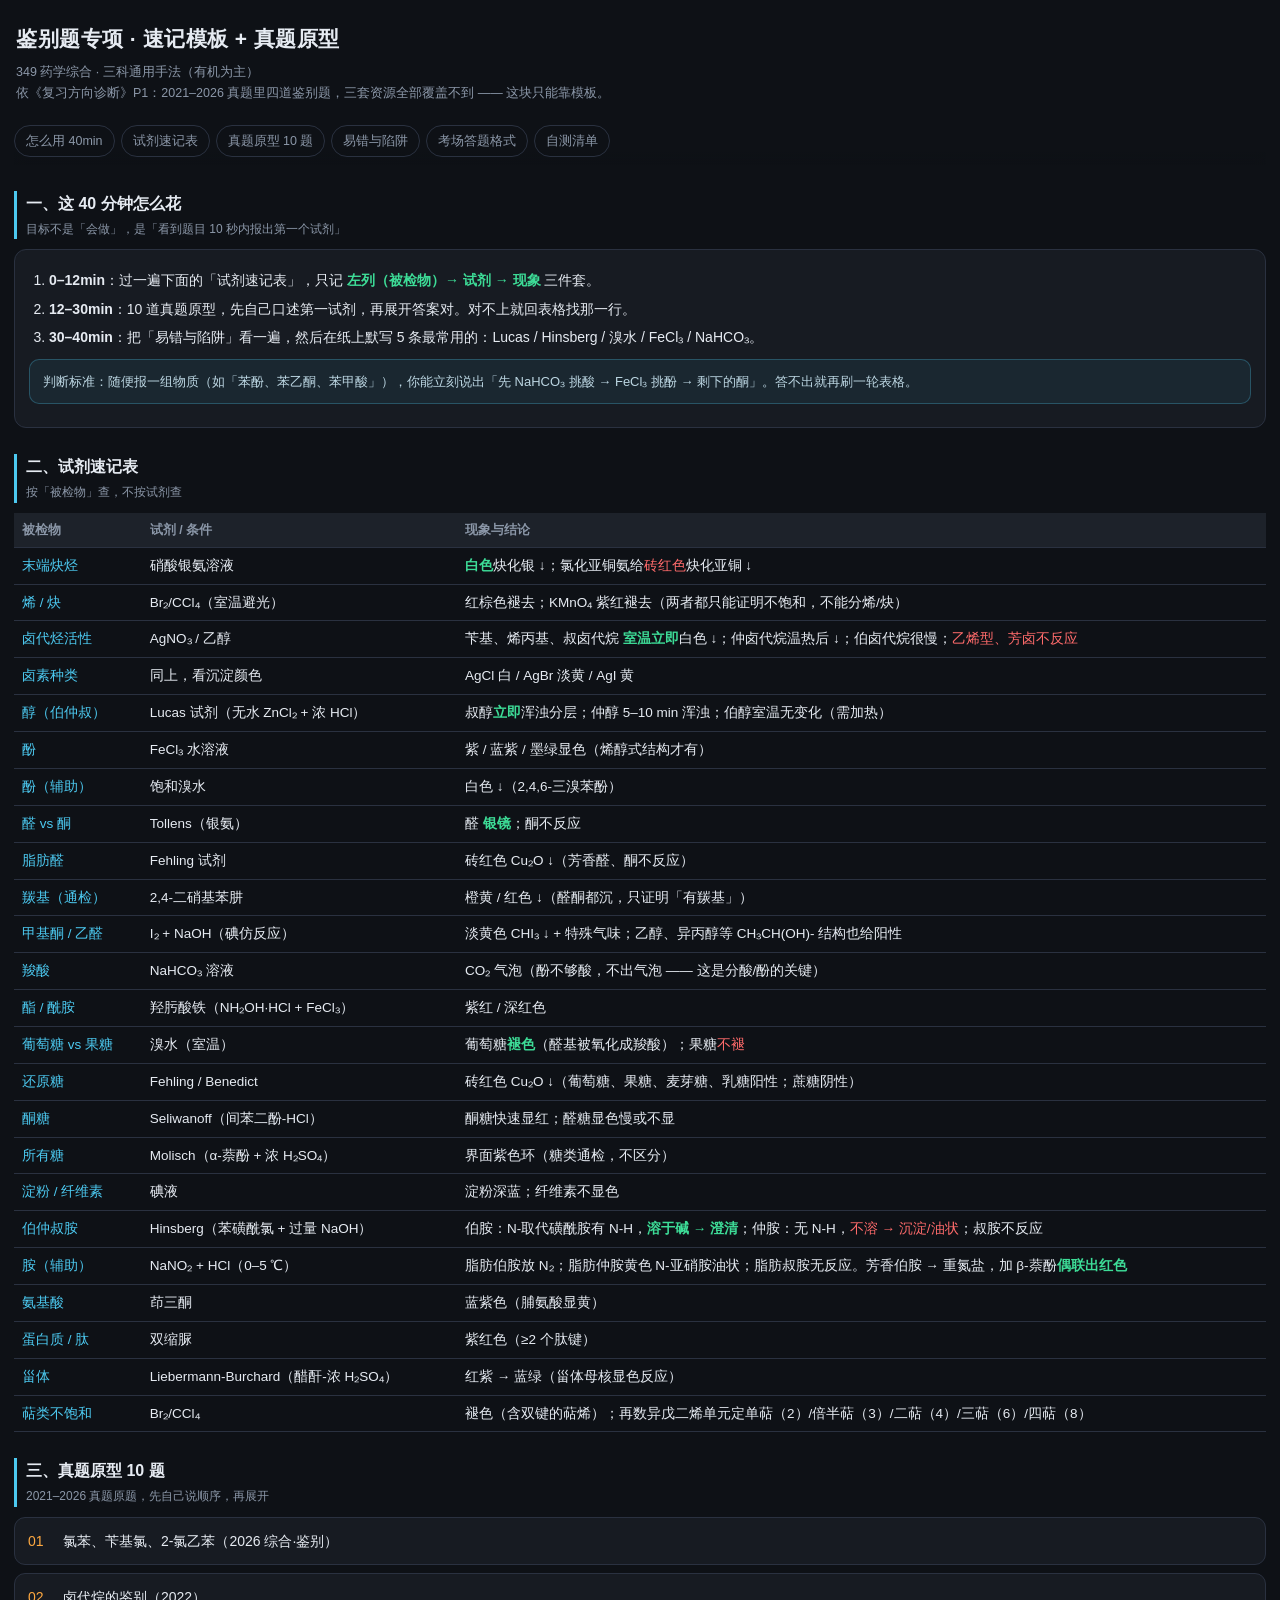
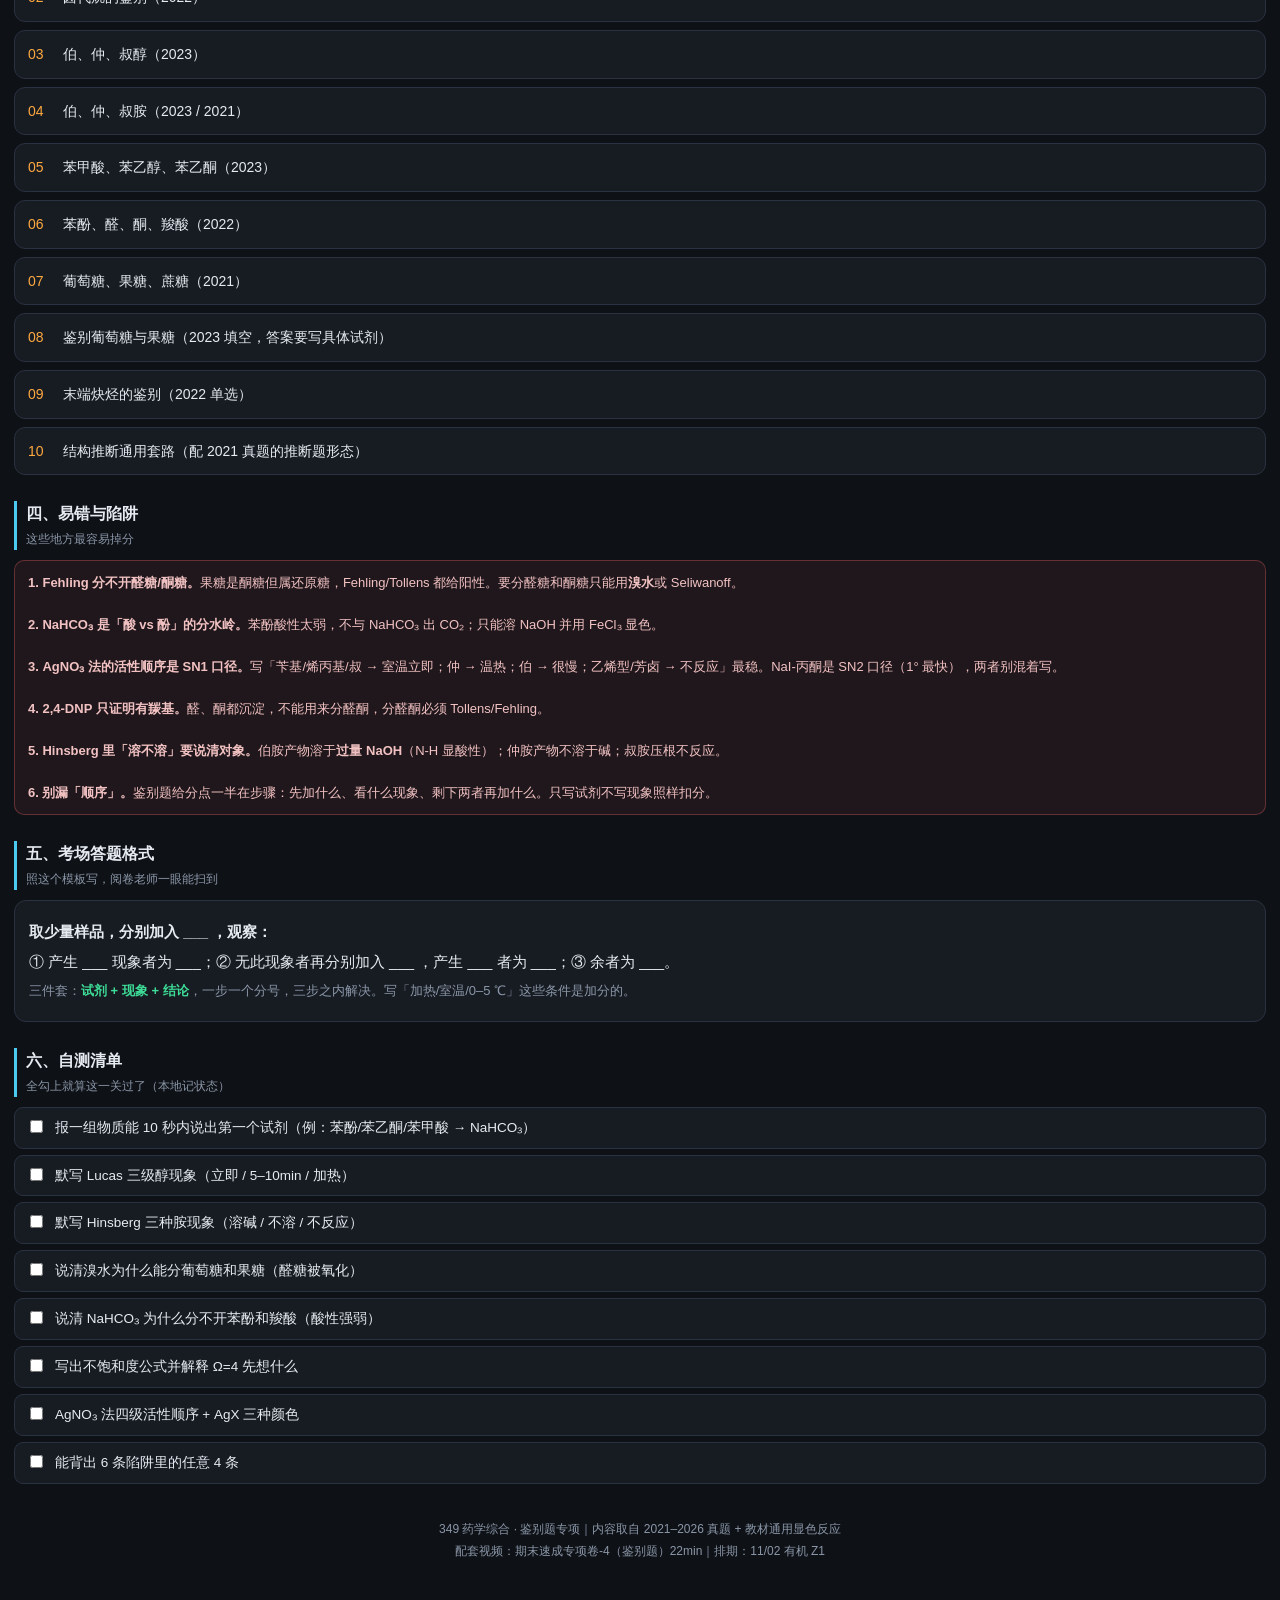
<file: jianbie.html>
<!DOCTYPE html>
<html lang="zh-CN">
<head>
<meta charset="utf-8">
<meta name="viewport" content="width=device-width,initial-scale=1,viewport-fit=cover">
<title>鉴别题专项 · 349 有机化学</title>
<style>
:root{
  --bg:#0e1116; --card:#171b22; --card2:#1d222a; --line:#2a3140;
  --txt:#e6ebf2; --dim:#8b97a8; --acc:#4cc9f0; --org:#ffa940; --ok:#3ddc97; --warn:#ff6b6b;
}
*{box-sizing:border-box;-webkit-tap-highlight-color:transparent}
body{margin:0;background:var(--bg);color:var(--txt);
  font:15px/1.62 -apple-system,BlinkMacSystemFont,"PingFang SC","Hiragino Sans GB",sans-serif;
  padding:0 14px 60px}
header{padding:22px 2px 10px}
h1{font-size:21px;margin:0 0 6px;letter-spacing:.5px}
.sub{color:var(--dim);font-size:12.5px;line-height:1.7}
nav{position:sticky;top:0;z-index:9;display:flex;gap:6px;overflow-x:auto;
  padding:10px 0 8px;background:linear-gradient(var(--bg) 72%,rgba(14,17,22,.6));backdrop-filter:blur(6px)}
nav a{flex:0 0 auto;font-size:12.5px;color:var(--dim);text-decoration:none;
  border:1px solid var(--line);border-radius:999px;padding:5px 11px;white-space:nowrap}
nav a:active{color:var(--acc);border-color:var(--acc)}
h2{font-size:16px;margin:26px 0 10px;padding-left:9px;border-left:3px solid var(--acc)}
h2 small{display:block;font-size:12px;color:var(--dim);font-weight:400;margin-top:3px;border:0}
.card{background:var(--card);border:1px solid var(--line);border-radius:12px;padding:13px 14px;margin:9px 0}
.card h3{margin:0 0 7px;font-size:14.5px;color:var(--org)}
.card p{margin:6px 0}
table{width:100%;border-collapse:collapse;font-size:13.5px;margin:6px 0}
th,td{text-align:left;padding:7px 8px;border-bottom:1px solid var(--line);vertical-align:top}
th{color:var(--dim);font-weight:600;font-size:12.5px;background:var(--card2)}
td:first-child{color:var(--acc);white-space:nowrap}
.k{color:var(--ok);font-weight:600}
.neg{color:var(--warn)}
details{background:var(--card);border:1px solid var(--line);border-radius:11px;margin:8px 0;padding:0 13px}
details[open]{background:var(--card2)}
summary{cursor:pointer;padding:12px 0;font-size:14px;list-style:none;display:flex;gap:9px}
summary::-webkit-details-marker{display:none}
summary .no{color:var(--org);font-variant-numeric:tabular-nums;flex:0 0 26px}
summary .ti{flex:1}
.ans{padding:2px 0 13px;font-size:14px;border-top:1px dashed var(--line);margin-top:-2px}
.ans ol{margin:8px 0 0;padding-left:20px}
.ans li{margin:5px 0}
.ans b{color:var(--acc);font-weight:600}
.note{background:rgba(76,201,240,.07);border:1px solid rgba(76,201,240,.28);
  border-radius:10px;padding:11px 13px;font-size:13px;color:#bcd6e2;margin:10px 0}
.warnbox{background:rgba(255,107,107,.08);border:1px solid rgba(255,107,107,.3);
  border-radius:10px;padding:11px 13px;font-size:13px;color:#f2c2c2;margin:10px 0}
ol.plan{margin:6px 0 0;padding-left:20px;font-size:14px}
ol.plan li{margin:6px 0}
.chk{display:flex;gap:9px;align-items:flex-start;padding:9px 11px;border:1px solid var(--line);
  border-radius:9px;margin:6px 0;font-size:13.5px;background:var(--card)}
.chk input{margin-top:3px;accent-color:var(--acc);flex:0 0 auto}
.chk.on{opacity:.45;text-decoration:line-through}
footer{margin-top:34px;color:var(--dim);font-size:12px;text-align:center;line-height:1.9}
code{background:#0b0e13;border:1px solid var(--line);border-radius:5px;padding:1px 5px;font-size:12.5px}
</style>
</head>
<body>

<header>
  <h1>鉴别题专项 · 速记模板 + 真题原型</h1>
  <div class="sub">
    349 药学综合 · 三科通用手法（有机为主）<br>
    依《复习方向诊断》P1：2021–2026 真题里四道鉴别题，三套资源全部覆盖不到 —— 这块只能靠模板。
  </div>
</header>

<nav>
  <a href="#how">怎么用 40min</a>
  <a href="#tab">试剂速记表</a>
  <a href="#q">真题原型 10 题</a>
  <a href="#trap">易错与陷阱</a>
  <a href="#scene">考场答题格式</a>
  <a href="#chk">自测清单</a>
</nav>

<h2 id="how">一、这 40 分钟怎么花<small>目标不是「会做」，是「看到题目 10 秒内报出第一个试剂」</small></h2>
<div class="card">
<ol class="plan">
  <li><b>0–12min</b>：过一遍下面的「试剂速记表」，只记 <span class="k">左列（被检物）→ 试剂 → 现象</span> 三件套。</li>
  <li><b>12–30min</b>：10 道真题原型，先自己口述第一试剂，再展开答案对。对不上就回表格找那一行。</li>
  <li><b>30–40min</b>：把「易错与陷阱」看一遍，然后在纸上默写 5 条最常用的：Lucas / Hinsberg / 溴水 / FeCl₃ / NaHCO₃。</li>
</ol>
<div class="note">判断标准：随便报一组物质（如「苯酚、苯乙酮、苯甲酸」），你能立刻说出「先 NaHCO₃ 挑酸 → FeCl₃ 挑酚 → 剩下的酮」。答不出就再刷一轮表格。</div>
</div>

<h2 id="tab">二、试剂速记表<small>按「被检物」查，不按试剂查</small></h2>

<table>
<tr><th>被检物</th><th>试剂 / 条件</th><th>现象与结论</th></tr>
<tr><td>末端炔烃</td><td>硝酸银氨溶液</td><td><span class="k">白色</span>炔化银 ↓；氯化亚铜氨给<span class="neg">砖红色</span>炔化亚铜 ↓</td></tr>
<tr><td>烯 / 炔</td><td>Br₂/CCl₄（室温避光）</td><td>红棕色褪去；KMnO₄ 紫红褪去（两者都只能证明不饱和，不能分烯/炔）</td></tr>
<tr><td>卤代烃活性</td><td>AgNO₃ / 乙醇</td><td>苄基、烯丙基、叔卤代烷 <span class="k">室温立即</span>白色 ↓；仲卤代烷温热后 ↓；伯卤代烷很慢；<span class="neg">乙烯型、芳卤不反应</span></td></tr>
<tr><td>卤素种类</td><td>同上，看沉淀颜色</td><td>AgCl 白 / AgBr 淡黄 / AgI 黄</td></tr>
<tr><td>醇（伯仲叔）</td><td>Lucas 试剂（无水 ZnCl₂ + 浓 HCl）</td><td>叔醇<span class="k">立即</span>浑浊分层；仲醇 5–10 min 浑浊；伯醇室温无变化（需加热）</td></tr>
<tr><td>酚</td><td>FeCl₃ 水溶液</td><td>紫 / 蓝紫 / 墨绿显色（烯醇式结构才有）</td></tr>
<tr><td>酚（辅助）</td><td>饱和溴水</td><td>白色 ↓（2,4,6-三溴苯酚）</td></tr>
<tr><td>醛 vs 酮</td><td>Tollens（银氨）</td><td>醛 <span class="k">银镜</span>；酮不反应</td></tr>
<tr><td>脂肪醛</td><td>Fehling 试剂</td><td>砖红色 Cu₂O ↓（芳香醛、酮不反应）</td></tr>
<tr><td>羰基（通检）</td><td>2,4-二硝基苯肼</td><td>橙黄 / 红色 ↓（醛酮都沉，只证明「有羰基」）</td></tr>
<tr><td>甲基酮 / 乙醛</td><td>I₂ + NaOH（碘仿反应）</td><td>淡黄色 CHI₃ ↓ + 特殊气味；乙醇、异丙醇等 CH₃CH(OH)- 结构也给阳性</td></tr>
<tr><td>羧酸</td><td>NaHCO₃ 溶液</td><td>CO₂ 气泡（酚不够酸，不出气泡 —— 这是分酸/酚的关键）</td></tr>
<tr><td>酯 / 酰胺</td><td>羟肟酸铁（NH₂OH·HCl + FeCl₃）</td><td>紫红 / 深红色</td></tr>
<tr><td>葡萄糖 vs 果糖</td><td>溴水（室温）</td><td>葡萄糖<span class="k">褪色</span>（醛基被氧化成羧酸）；果糖<span class="neg">不褪</span></td></tr>
<tr><td>还原糖</td><td>Fehling / Benedict</td><td>砖红色 Cu₂O ↓（葡萄糖、果糖、麦芽糖、乳糖阳性；蔗糖阴性）</td></tr>
<tr><td>酮糖</td><td>Seliwanoff（间苯二酚-HCl）</td><td>酮糖快速显红；醛糖显色慢或不显</td></tr>
<tr><td>所有糖</td><td>Molisch（α-萘酚 + 浓 H₂SO₄）</td><td>界面紫色环（糖类通检，不区分）</td></tr>
<tr><td>淀粉 / 纤维素</td><td>碘液</td><td>淀粉深蓝；纤维素不显色</td></tr>
<tr><td>伯仲叔胺</td><td>Hinsberg（苯磺酰氯 + 过量 NaOH）</td><td>伯胺：N-取代磺酰胺有 N-H，<span class="k">溶于碱 → 澄清</span>；仲胺：无 N-H，<span class="neg">不溶 → 沉淀/油状</span>；叔胺不反应</td></tr>
<tr><td>胺（辅助）</td><td>NaNO₂ + HCl（0–5 ℃）</td><td>脂肪伯胺放 N₂；脂肪仲胺黄色 N-亚硝胺油状；脂肪叔胺无反应。芳香伯胺 → 重氮盐，加 β-萘酚<span class="k">偶联出红色</span></td></tr>
<tr><td>氨基酸</td><td>茚三酮</td><td>蓝紫色（脯氨酸显黄）</td></tr>
<tr><td>蛋白质 / 肽</td><td>双缩脲</td><td>紫红色（≥2 个肽键）</td></tr>
<tr><td>甾体</td><td>Liebermann-Burchard（醋酐-浓 H₂SO₄）</td><td>红紫 → 蓝绿（甾体母核显色反应）</td></tr>
<tr><td>萜类不饱和</td><td>Br₂/CCl₄</td><td>褪色（含双键的萜烯）；再数异戊二烯单元定单萜（2）/倍半萜（3）/二萜（4）/三萜（6）/四萜（8）</td></tr>
</table>

<h2 id="q">三、真题原型 10 题<small>2021–2026 真题原题，先自己说顺序，再展开</small></h2>

<details>
<summary><span class="no">01</span><span class="ti">氯苯、苄基氯、2-氯乙苯（2026 综合·鉴别）</span></summary>
<div class="ans"><ol>
<li>加 <b>AgNO₃ 乙醇溶液</b>：苄基氯是苄卤，<b>室温立即</b>生成白色 AgCl ↓；氯苯与 2-氯乙苯不沉淀。</li>
<li>剩下两者加 <b>酸性 KMnO₄ 加热</b>：2-氯乙苯有乙基侧链（苄位有 H）被氧化，紫色褪去；氯苯无侧链，不褪色。</li>
<li>也可纯用活性序：苄基氯 &gt; 2-氯乙苯 &gt; 氯苯，靠 AgNO₃ 沉淀快慢三步分开。</li>
</ol></div>
</details>

<details>
<summary><span class="no">02</span><span class="ti">卤代烷的鉴别（2022）</span></summary>
<div class="ans"><ol>
<li><b>AgNO₃-乙醇法</b>：烯丙型、苄基型、叔卤代烷室温迅速沉淀；仲卤代烷加热后沉淀；伯卤代烷更慢；乙烯型、芳基型不反应。</li>
<li>按 AgX 颜色分卤素：白 AgCl / 淡黄 AgBr / 黄 AgI。</li>
<li>辅助：NaI-丙酮法看沉淀速度（SN2 口径下 1° 最快），与 AgNO₃（SN1 口径 3° 最快）互为印证。</li>
</ol></div>
</details>

<details>
<summary><span class="no">03</span><span class="ti">伯、仲、叔醇（2023）</span></summary>
<div class="ans"><ol>
<li><b>Lucas 试剂</b>（无水 ZnCl₂ + 浓 HCl）：叔醇<b>立即</b>浑浊分层；仲醇 5–10 min 浑浊；伯醇室温无变化。</li>
<li>辅助：酸性 K₂Cr₂O₇ 橙红变绿说明可被氧化（伯、仲醇），叔醇一般不变 —— 但单靠氧化法分不开伯仲，仍以 Lucas 为主。</li>
</ol></div>
</details>

<details>
<summary><span class="no">04</span><span class="ti">伯、仲、叔胺（2023 / 2021）</span></summary>
<div class="ans"><ol>
<li><b>Hinsberg 反应</b>（苯磺酰氯 + 过量 NaOH）：伯胺生成的 N-取代苯磺酰胺 N 上还有 H，显酸性<b>溶于碱，溶液澄清</b>；仲胺产物 N 上无 H，<b>不溶于碱，析出沉淀或油状物</b>；叔胺不反应。</li>
<li>辅助 <b>亚硝酸法</b>：脂肪伯胺放 N₂；脂肪仲胺给黄色 N-亚硝胺油状物；脂肪叔胺无反应。芳香伯胺低温成重氮盐，加 β-萘酚偶联显红。</li>
</ol></div>
</details>

<details>
<summary><span class="no">05</span><span class="ti">苯甲酸、苯乙醇、苯乙酮（2023）</span></summary>
<div class="ans"><ol>
<li>加 <b>NaHCO₃</b>：冒 CO₂ 气泡并溶解的是苯甲酸；另两者无反应。</li>
<li>剩下两者加 <b>碘仿试剂（I₂/NaOH）</b>：生成黄色 CHI₃ ↓ 的是苯乙酮（甲基酮）；无沉淀是苯乙醇。</li>
</ol></div>
</details>

<details>
<summary><span class="no">06</span><span class="ti">苯酚、醛、酮、羧酸（2022）</span></summary>
<div class="ans"><ol>
<li><b>NaHCO₃</b>：出 CO₂ 的是羧酸。</li>
<li><b>FeCl₃</b>：显紫/蓝紫/绿色的是苯酚。</li>
<li><b>Tollens 或 Fehling</b>：银镜或砖红色沉淀的是醛，剩下是酮。</li>
<li>分不清羰基时先用 2,4-DNP 确认「有羰基」，再按上面分醛酮。顺序：酸 → 酚 → 醛 → 酮。</li>
</ol></div>
</details>

<details>
<summary><span class="no">07</span><span class="ti">葡萄糖、果糖、蔗糖（2021）</span></summary>
<div class="ans"><ol>
<li><b>Fehling / Benedict 加热</b>：砖红色 Cu₂O 的是还原糖（葡萄糖、果糖）；不反应的是蔗糖。</li>
<li>对葡萄糖与果糖加 <b>溴水（室温）</b>：褪色的是醛糖（葡萄糖，醛基被氧化成羧酸），不褪的是酮糖（果糖）。</li>
<li>辅证 <b>Seliwanoff</b>：果糖显红快、葡萄糖慢。</li>
</ol></div>
</details>

<details>
<summary><span class="no">08</span><span class="ti">鉴别葡萄糖与果糖（2023 填空，答案要写具体试剂）</span></summary>
<div class="ans"><p>填 <b>溴水</b>。现象：葡萄糖使溴水褪色（醛糖被氧化成葡萄糖酸），果糖不褪色（酮糖不被溴水氧化）。</p>
<p>别只写「Fehling」—— Fehling 对两者都给阳性，分不开。</p></div>
</details>

<details>
<summary><span class="no">09</span><span class="ti">末端炔烃的鉴别（2022 单选）</span></summary>
<div class="ans"><p>选 <b>硝酸银氨溶液</b>：炔氢弱酸性，生成<b>白色</b>炔化银 ↓。溴水、KMnO₄ 只能证明不饱和；氯化亚铜氨给的是<b>砖红色</b>炔化亚铜，不是白色；FeCl₃ 无此反应。</p></div>
</details>

<details>
<summary><span class="no">10</span><span class="ti">结构推断通用套路（配 2021 真题的推断题形态）</span></summary>
<div class="ans"><ol>
<li><b>算不饱和度</b>：Ω = (2C + 2 + N − H − X) / 2。Ω≥4 先想苯环；Ω=1 想羰基或一个环/双键。</li>
<li><b>定性反应锁官能团</b>：NaHCO₃→羧酸；FeCl₃→酚；Tollens→醛；碘仿→甲基酮；Br₂→不饱和；FeCl₃ 阴性但溶于 NaOH→可能是酚酯/内酯水解后显色。</li>
<li><b>拼装 + 回验</b>：把碎片按「取代基位置/对称性」拼，再用 IR（3300 炔、1700 羰基、1600 芳环）与 ¹H-NMR（峰数=氢的环境数、积分=氢数、裂分=n+1）验一遍。</li>
<li>答题写「结构 + 每条证据对应哪个反应」，不要只写结构式。</li>
</ol></div>
</details>

<h2 id="trap">四、易错与陷阱<small>这些地方最容易掉分</small></h2>

<div class="warnbox">
<b>1. Fehling 分不开醛糖/酮糖。</b>果糖是酮糖但属还原糖，Fehling/Tollens 都给阳性。要分醛糖和酮糖只能用<b>溴水</b>或 Seliwanoff。<br><br>
<b>2. NaHCO₃ 是「酸 vs 酚」的分水岭。</b>苯酚酸性太弱，不与 NaHCO₃ 出 CO₂；只能溶 NaOH 并用 FeCl₃ 显色。<br><br>
<b>3. AgNO₃ 法的活性顺序是 SN1 口径。</b>写「苄基/烯丙基/叔 → 室温立即；仲 → 温热；伯 → 很慢；乙烯型/芳卤 → 不反应」最稳。NaI-丙酮是 SN2 口径（1° 最快），两者别混着写。<br><br>
<b>4. 2,4-DNP 只证明有羰基。</b>醛、酮都沉淀，不能用来分醛酮，分醛酮必须 Tollens/Fehling。<br><br>
<b>5. Hinsberg 里「溶不溶」要说清对象。</b>伯胺产物溶于<b>过量 NaOH</b>（N-H 显酸性）；仲胺产物不溶于碱；叔胺压根不反应。<br><br>
<b>6. 别漏「顺序」。</b>鉴别题给分点一半在步骤：先加什么、看什么现象、剩下两者再加什么。只写试剂不写现象照样扣分。
</div>

<h2 id="scene">五、考场答题格式<small>照这个模板写，阅卷老师一眼能扫到</small></h2>
<div class="card">
<p><b>取少量样品，分别加入 ___ ，观察：</b></p>
<p>① 产生 ___ 现象者为 ___；② 无此现象者再分别加入 ___ ，产生 ___ 者为 ___；③ 余者为 ___。</p>
<p class="sub" style="color:var(--dim);font-size:13px">三件套：<span class="k">试剂 + 现象 + 结论</span>，一步一个分号，三步之内解决。写「加热/室温/0–5 ℃」这些条件是加分的。</p>
</div>

<h2 id="chk">六、自测清单<small>全勾上就算这一关过了（本地记状态）</small></h2>
<div id="chks"></div>

<footer>
  349 药学综合 · 鉴别题专项｜内容取自 2021–2026 真题 + 教材通用显色反应<br>
  配套视频：期末速成专项卷-4（鉴别题）22min｜排期：11/02 有机 Z1
</footer>

<script>
const items = [
  ["报一组物质能 10 秒内说出第一个试剂（例：苯酚/苯乙酮/苯甲酸 → NaHCO₃）", 1],
  ["默写 Lucas 三级醇现象（立即 / 5–10min / 加热）", 1],
  ["默写 Hinsberg 三种胺现象（溶碱 / 不溶 / 不反应）", 1],
  ["说清溴水为什么能分葡萄糖和果糖（醛糖被氧化）", 1],
  ["说清 NaHCO₃ 为什么分不开苯酚和羧酸（酸性强弱）", 1],
  ["写出不饱和度公式并解释 Ω=4 先想什么", 1],
  ["AgNO₃ 法四级活性顺序 + AgX 三种颜色", 1],
  ["能背出 6 条陷阱里的任意 4 条", 1]
];
const KEY = "jb349.v1";
let st = {};
try { st = JSON.parse(localStorage.getItem(KEY) || "{}"); } catch(e) { st = {}; }
const wrap = document.getElementById("chks");
items.forEach(([t], i) => {
  const d = document.createElement("label");
  d.className = "chk" + (st[i] ? " on" : "");
  d.innerHTML = `<input type="checkbox" ${st[i] ? "checked" : ""}><span>${t}</span>`;
  d.querySelector("input").addEventListener("change", e => {
    st[i] = e.target.checked ? 1 : 0;
    d.classList.toggle("on", e.target.checked);
    try { localStorage.setItem(KEY, JSON.stringify(st)); } catch(err) {}
  });
  wrap.appendChild(d);
});
</script>
</body>
</html>
</file>
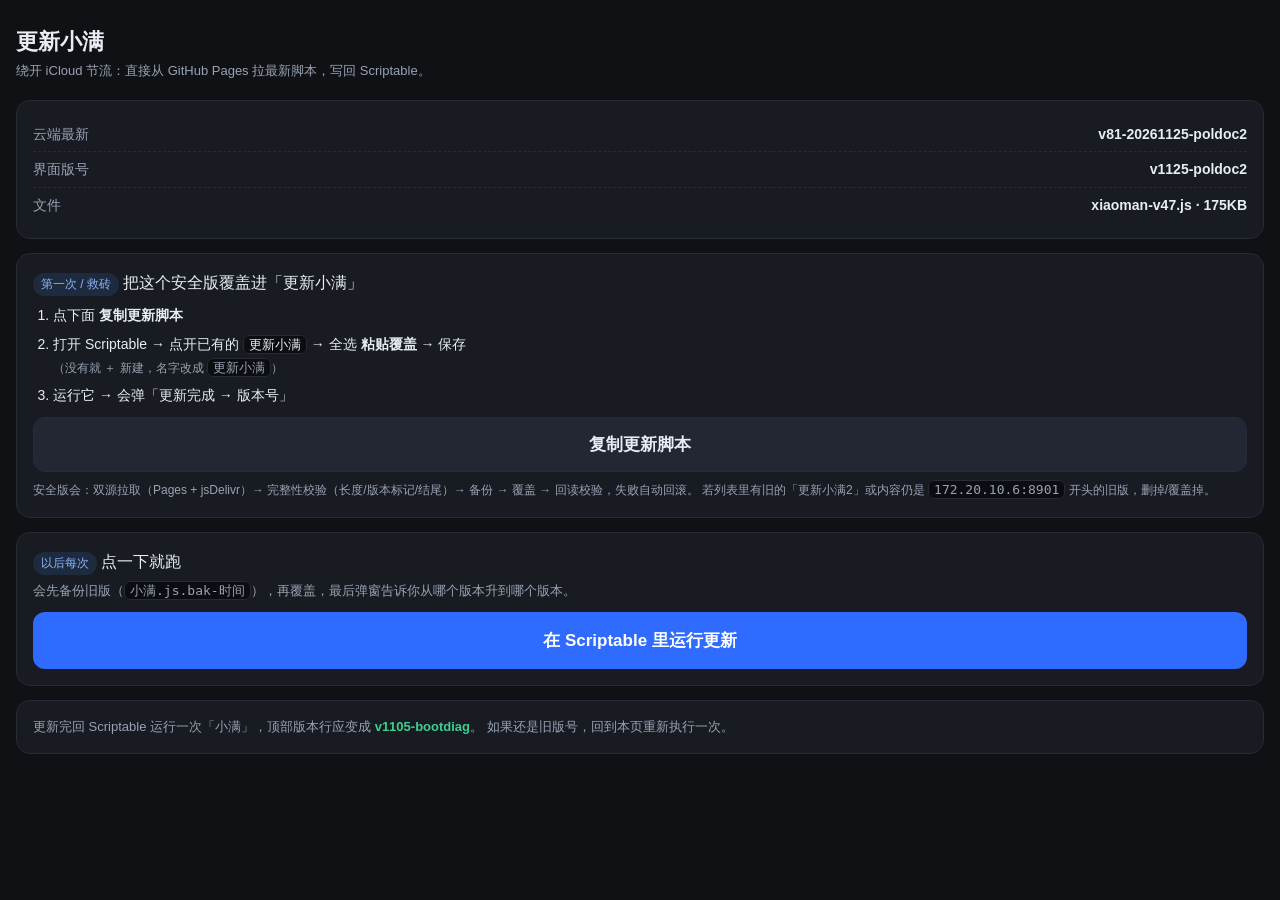
<file: update.html>
<!doctype html>
<html lang="zh-CN">
<head>
<meta charset="utf-8">
<meta name="viewport" content="width=device-width,initial-scale=1,viewport-fit=cover">
<title>更新小满</title>
<style>
  :root{--bg:#0f1115;--card:#181b22;--line:#262b36;--tx:#e8ecf3;--dim:#98a2b3;--ok:#3ecf8e;--warn:#f5a524}
  *{box-sizing:border-box;-webkit-tap-highlight-color:transparent}
  body{margin:0;padding:20px 16px 40px;background:var(--bg);color:var(--tx);
       font:16px/1.6 -apple-system,"SF Pro Text","PingFang SC",sans-serif}
  h1{font-size:22px;margin:4px 0 2px}
  .sub{color:var(--dim);font-size:13px;margin-bottom:18px}
  .card{background:var(--card);border:1px solid var(--line);border-radius:14px;padding:16px;margin-bottom:14px}
  .row{display:flex;justify-content:space-between;gap:10px;font-size:14px;padding:6px 0;border-bottom:1px dashed var(--line)}
  .row:last-child{border-bottom:0}
  .row b{font-weight:600}
  .muted{color:var(--dim)}
  .btn{display:block;width:100%;text-align:center;text-decoration:none;font-weight:600;font-size:17px;
       padding:15px;border-radius:12px;border:0;margin-top:10px;background:#2f6bff;color:#fff}
  .btn.alt{background:#222733;color:var(--tx);border:1px solid var(--line)}
  .btn:active{transform:translateY(1px)}
  ol{margin:8px 0 0;padding-left:20px}
  li{margin:6px 0;font-size:14px}
  code{background:#0b0d12;border:1px solid var(--line);border-radius:6px;padding:1px 5px;font-size:13px}
  .tag{display:inline-block;font-size:12px;padding:2px 8px;border-radius:999px;background:#1e2a3d;color:#8ab4ff}
  .ok{color:var(--ok)}
</style>
</head>
<body>
<h1>更新小满</h1>
<div class="sub">绕开 iCloud 节流：直接从 GitHub Pages 拉最新脚本，写回 Scriptable。</div>

<div class="card" id="meta">
  <div class="row"><span class="muted">云端最新</span><b id="m-build">读取中…</b></div>
  <div class="row"><span class="muted">界面版号</span><b id="m-ui">—</b></div>
  <div class="row"><span class="muted">文件</span><b id="m-file">—</b></div>
</div>

<div class="card">
  <div><span class="tag">第一次 / 救砖</span> 把这个安全版覆盖进「更新小满」</div>
  <ol>
    <li>点下面 <b>复制更新脚本</b></li>
    <li>打开 Scriptable → 点开已有的 <code>更新小满</code> → 全选 <b>粘贴覆盖</b> → 保存
      <br><span class="muted" style="font-size:12px">（没有就 ＋ 新建，名字改成 <code>更新小满</code>）</span></li>
    <li>运行它 → 会弹「更新完成 → 版本号」</li>
  </ol>
  <button class="btn alt" id="copy">复制更新脚本</button>
  <div class="muted" style="font-size:12px;margin-top:8px">
    安全版会：双源拉取（Pages + jsDelivr）→ 完整性校验（长度/版本标记/结尾）→ 备份 → 覆盖 → 回读校验，失败自动回滚。
    若列表里有旧的「更新小满2」或内容仍是 <code>172.20.10.6:8901</code> 开头的旧版，删掉/覆盖掉。
  </div>
</div>

<div class="card">
  <div><span class="tag">以后每次</span> 点一下就跑</div>
  <div class="muted" style="font-size:13px;margin-top:6px">会先备份旧版（<code>小满.js.bak-时间</code>），再覆盖，最后弹窗告诉你从哪个版本升到哪个版本。</div>
  <a class="btn" id="run" href="scriptable:///run/%E6%9B%B4%E6%96%B0%E5%B0%8F%E6%BB%A1">在 Scriptable 里运行更新</a>
</div>

<div class="card">
  <div class="muted" style="font-size:13px">
    更新完回 Scriptable 运行一次「小满」，顶部版本行应变成 <b class="ok">v1105-bootdiag</b>。
    如果还是旧版号，回到本页重新执行一次。
  </div>
</div>

<script>
let CODE = ''
fetch('xiaoman-latest.json?t=' + Date.now())
  .then(r => r.json())
  .then(j => {
    document.getElementById('m-build').textContent = j.build || '—'
    document.getElementById('m-ui').textContent = j.ui || '—'
    document.getElementById('m-file').textContent = (j.file || '') + (j.size ? ' · ' + Math.round(j.size / 1024) + 'KB' : '')
  })
  .catch(() => { document.getElementById('m-build').textContent = '清单读取失败' })

fetch('update-xiaoman.js?t=' + Date.now())
  .then(r => r.text())
  .then(t => { CODE = t })
  .catch(() => {})

document.getElementById('copy').addEventListener('click', async () => {
  const btn = document.getElementById('copy')
  try {
    if (!CODE) throw new Error('还没下载完，再点一次')
    await navigator.clipboard.writeText(CODE)
    btn.textContent = '已复制 · 去 Scriptable 粘贴'
  } catch (e) {
    // 兜底：选中隐藏文本框内容
    const ta = document.createElement('textarea')
    ta.value = CODE
    document.body.appendChild(ta)
    ta.select()
    document.execCommand('copy')
    ta.remove()
    btn.textContent = '已复制 · 去 Scriptable 粘贴'
  }
})
</script>
</body>
</html>
</file>
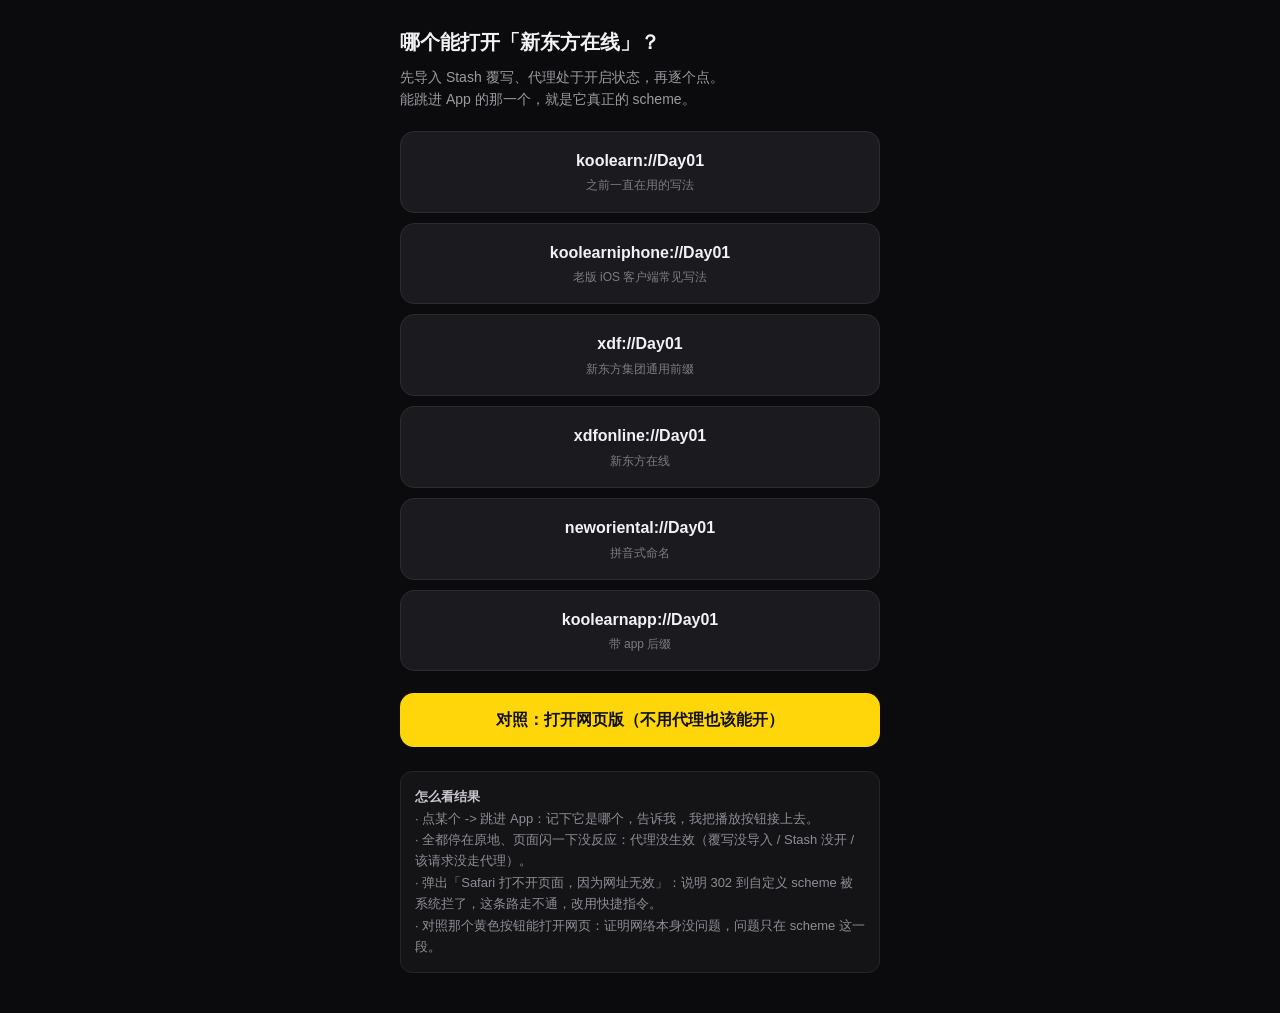
<file: en/go.html>
<!doctype html>
<html lang="zh-CN">
<head>
<meta charset="utf-8">
<meta name="viewport" content="width=device-width,initial-scale=1,viewport-fit=cover">
<title>哪个链接能打开「新东方在线」</title>
<style>
:root{color-scheme:dark}
*{box-sizing:border-box}
body{margin:0;padding:26px 20px 40px;background:#0b0b0d;color:#f2f2f5;
 font:16px/1.6 -apple-system,"PingFang SC",sans-serif;max-width:520px;margin:0 auto}
h1{font-size:20px;margin:0 0 8px}
p.lead{margin:0 0 20px;color:#9a9aa2;font-size:14px}
a.b{display:block;text-decoration:none;text-align:center;padding:16px;border-radius:14px;
 background:#1b1b1f;color:#f2f2f5;border:1px solid #2b2b31;margin-bottom:10px;font-weight:600}
a.b:active{background:#26262c}
a.b small{display:block;font-weight:400;color:#7b7b84;font-size:12px;margin-top:3px}
a.c{display:block;text-align:center;text-decoration:none;padding:14px;border-radius:14px;
 background:#ffd60a;color:#111;font-weight:700;margin-top:22px}
.note{margin-top:24px;padding:14px;border-radius:12px;background:#141417;border:1px solid #24242a;
 color:#8d8d96;font-size:13px;line-height:1.65}
b{color:#c9c9d1}
</style>
</head>
<body>
<h1>哪个能打开「新东方在线」？</h1>
<p class="lead">先导入 Stash 覆写、代理处于开启状态，再逐个点。<br>能跳进 App 的那一个，就是它真正的 scheme。</p>

<a class="b" href="http://1123user.github.io/349-checkin/g/koolearn/Day01">koolearn://Day01<small>之前一直在用的写法</small></a>
<a class="b" href="http://1123user.github.io/349-checkin/g/koolearniphone/Day01">koolearniphone://Day01<small>老版 iOS 客户端常见写法</small></a>
<a class="b" href="http://1123user.github.io/349-checkin/g/xdf/Day01">xdf://Day01<small>新东方集团通用前缀</small></a>
<a class="b" href="http://1123user.github.io/349-checkin/g/xdfonline/Day01">xdfonline://Day01<small>新东方在线</small></a>
<a class="b" href="http://1123user.github.io/349-checkin/g/neworiental/Day01">neworiental://Day01<small>拼音式命名</small></a>
<a class="b" href="http://1123user.github.io/349-checkin/g/koolearnapp/Day01">koolearnapp://Day01<small>带 app 后缀</small></a>

<a class="c" href="https://study.koolearn.com/my">对照：打开网页版（不用代理也该能开）</a>

<div class="note">
<b>怎么看结果</b><br>
· 点某个 -> 跳进 App：记下它是哪个，告诉我，我把播放按钮接上去。<br>
· 全都停在原地、页面闪一下没反应：代理没生效（覆写没导入 / Stash 没开 / 该请求没走代理）。<br>
· 弹出「Safari 打不开页面，因为网址无效」：说明 302 到自定义 scheme 被系统拦了，这条路走不通，改用快捷指令。<br>
· 对照那个黄色按钮能打开网页：证明网络本身没问题，问题只在 scheme 这一段。
</div>
</body>
</html>
</file>
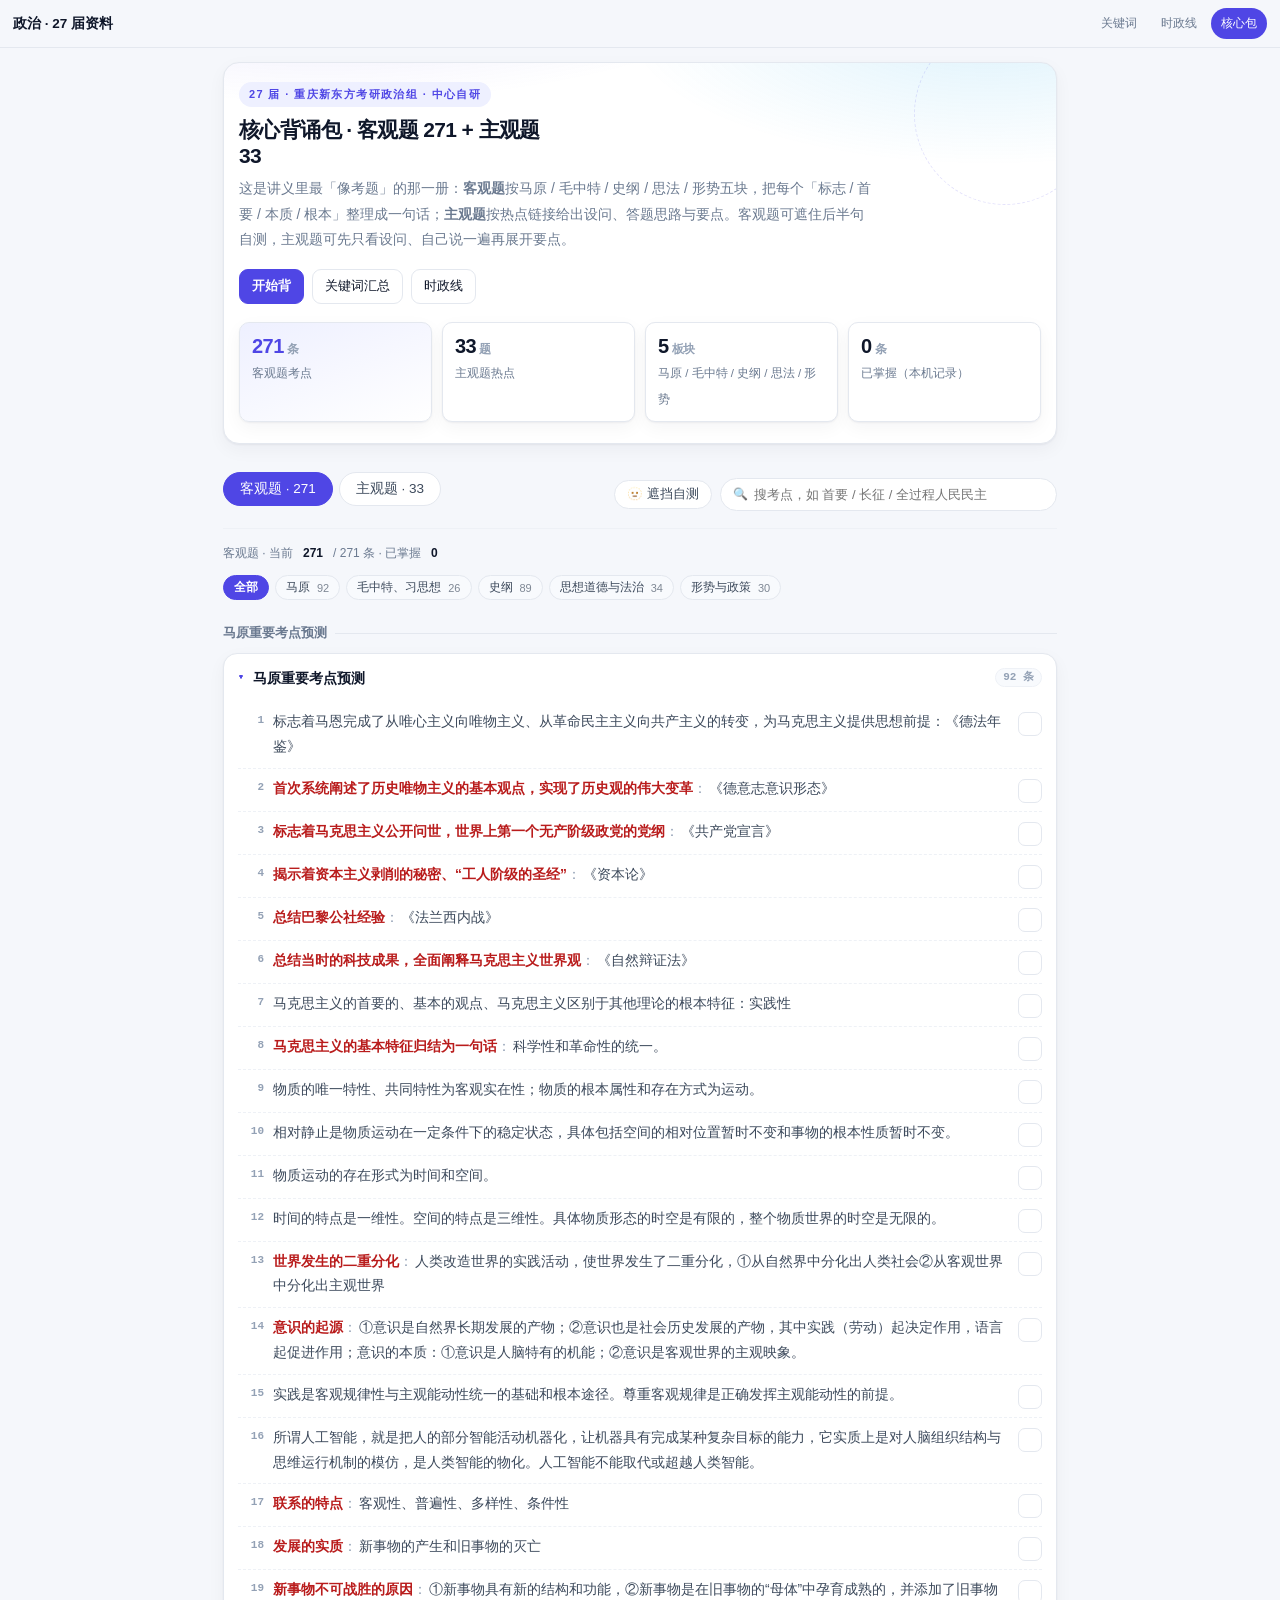
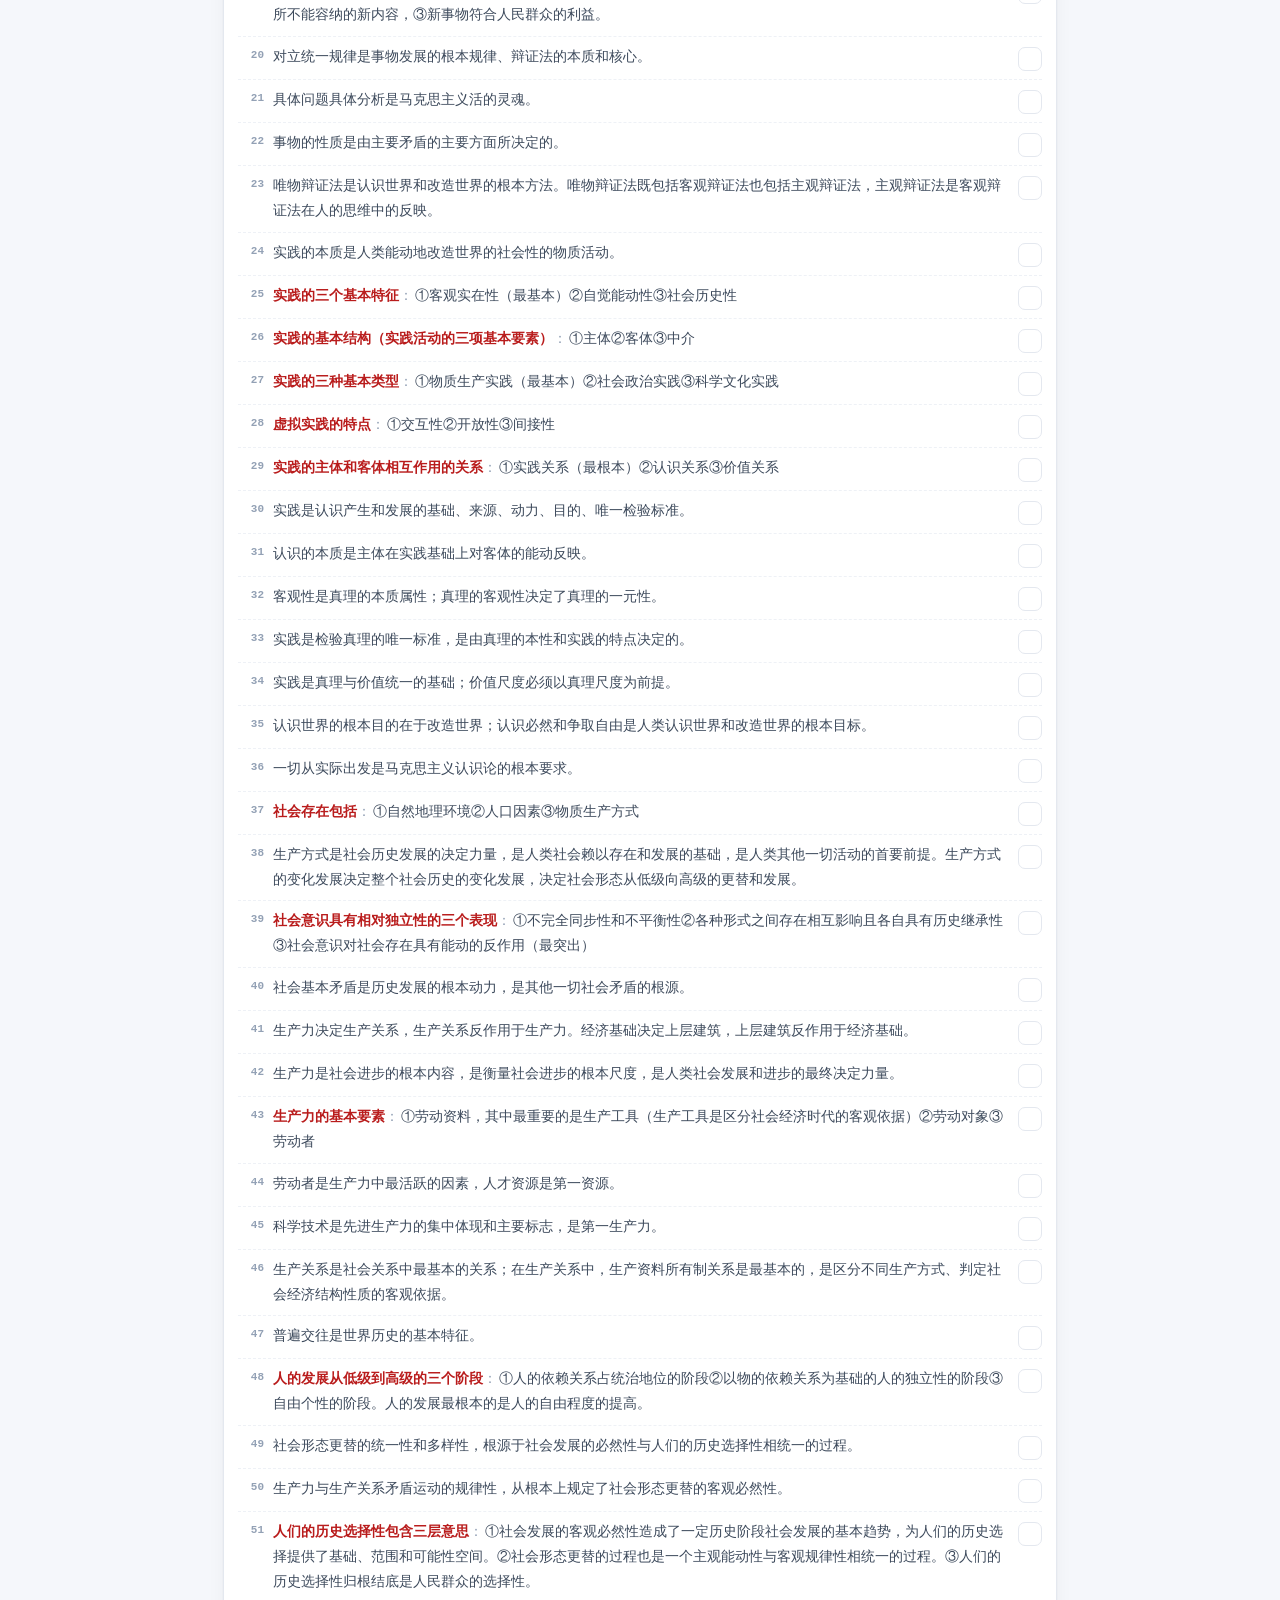
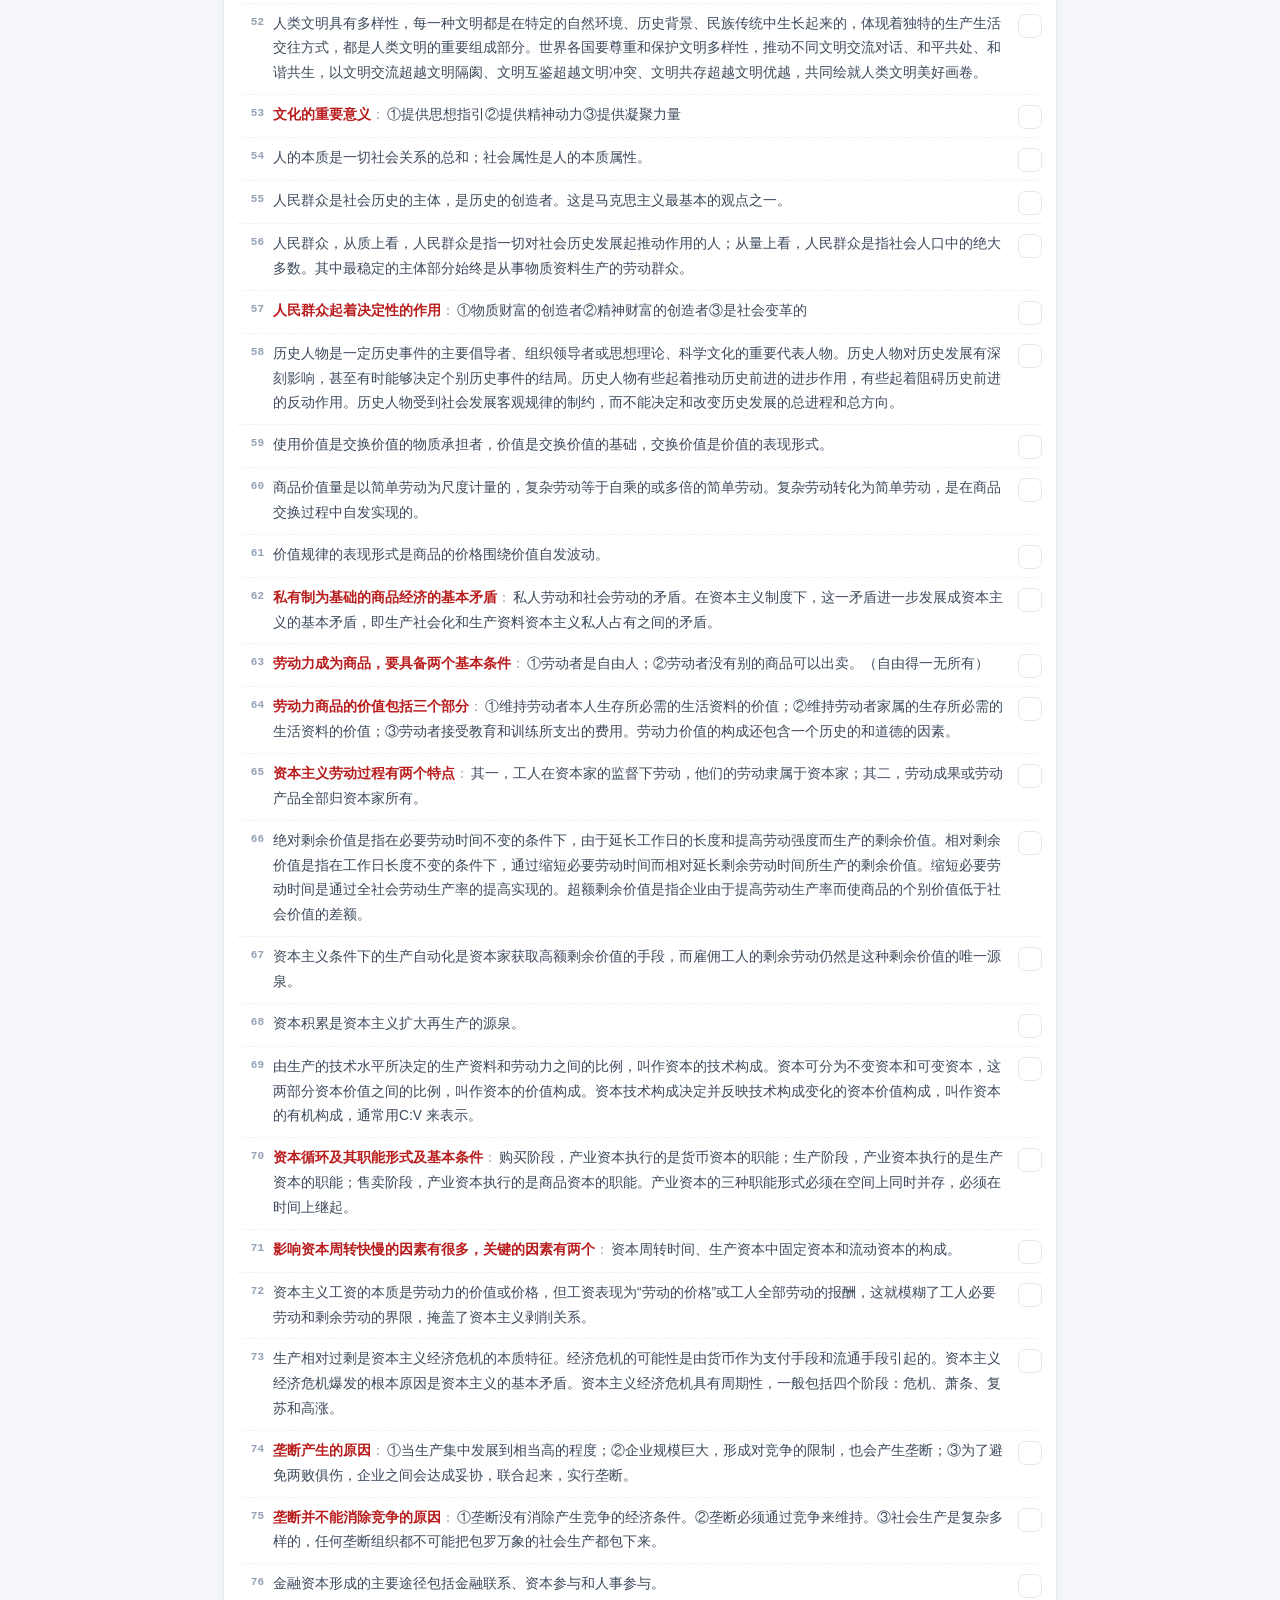
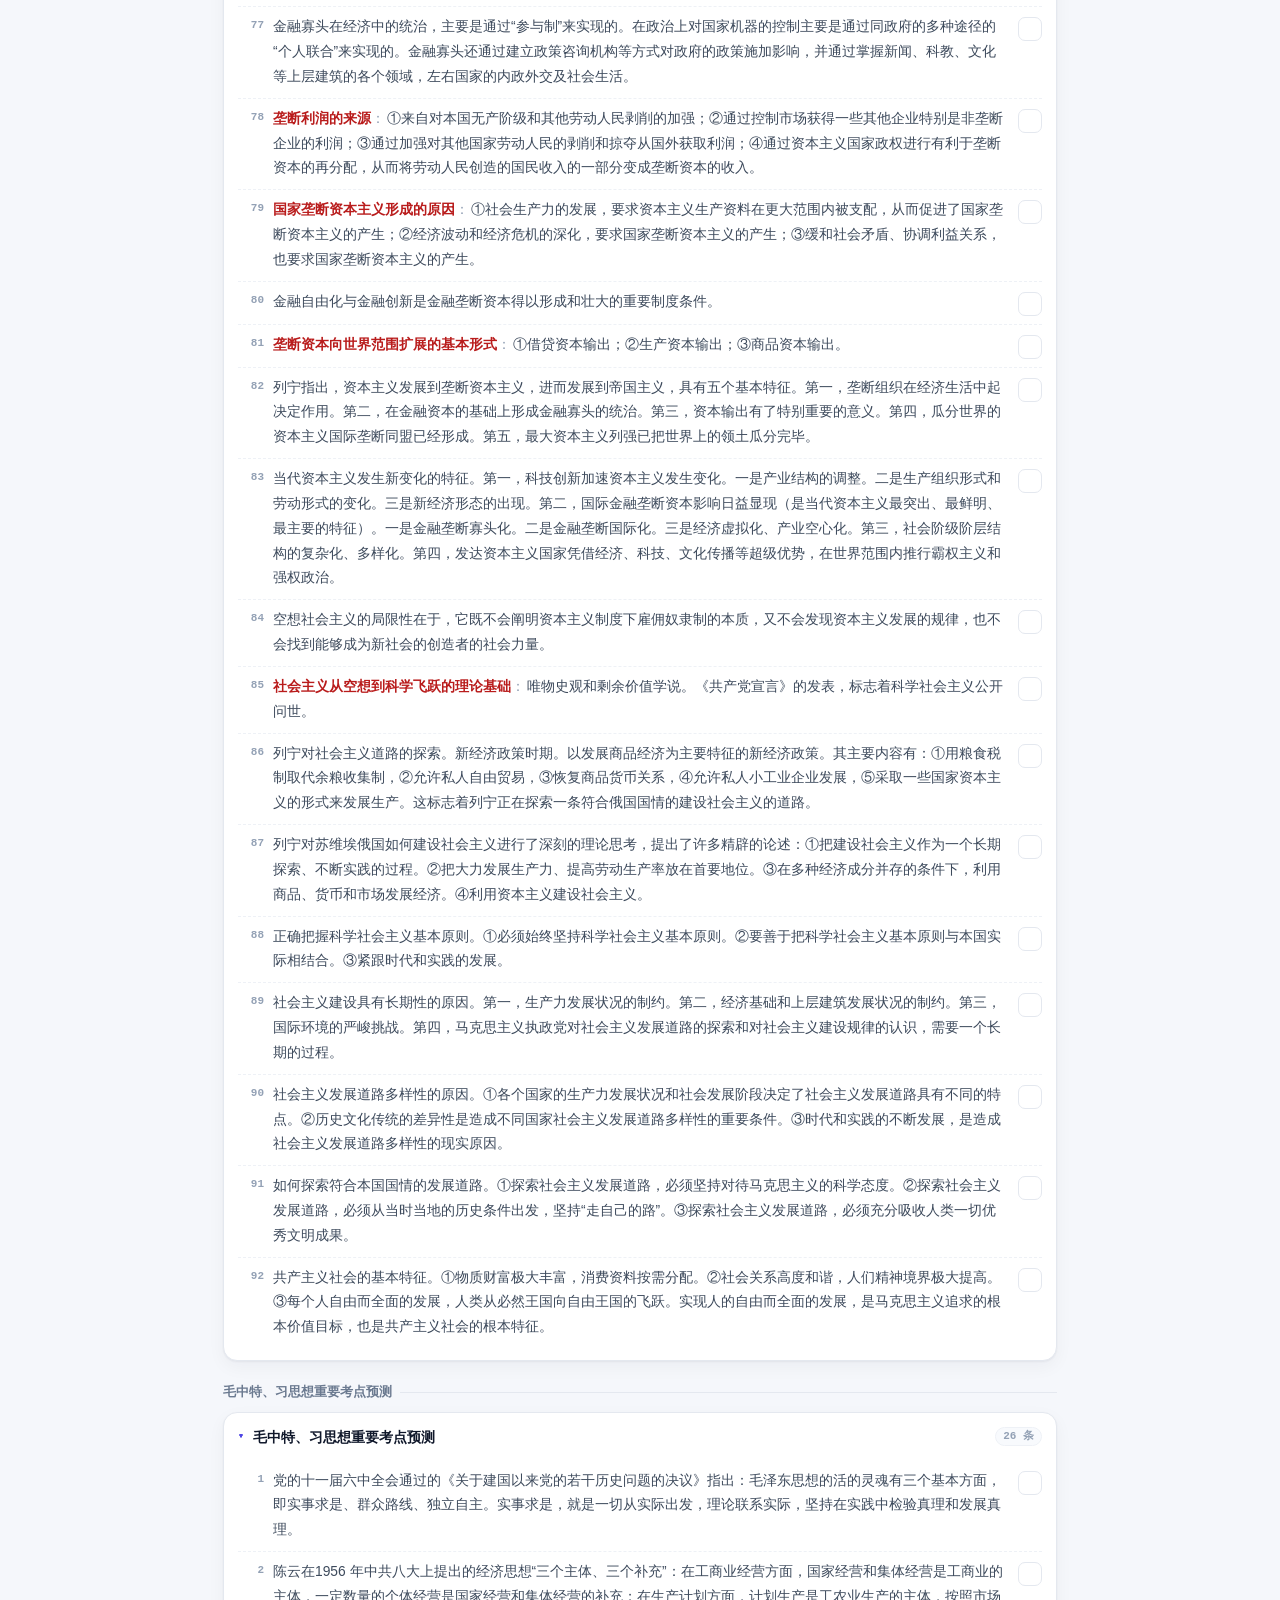
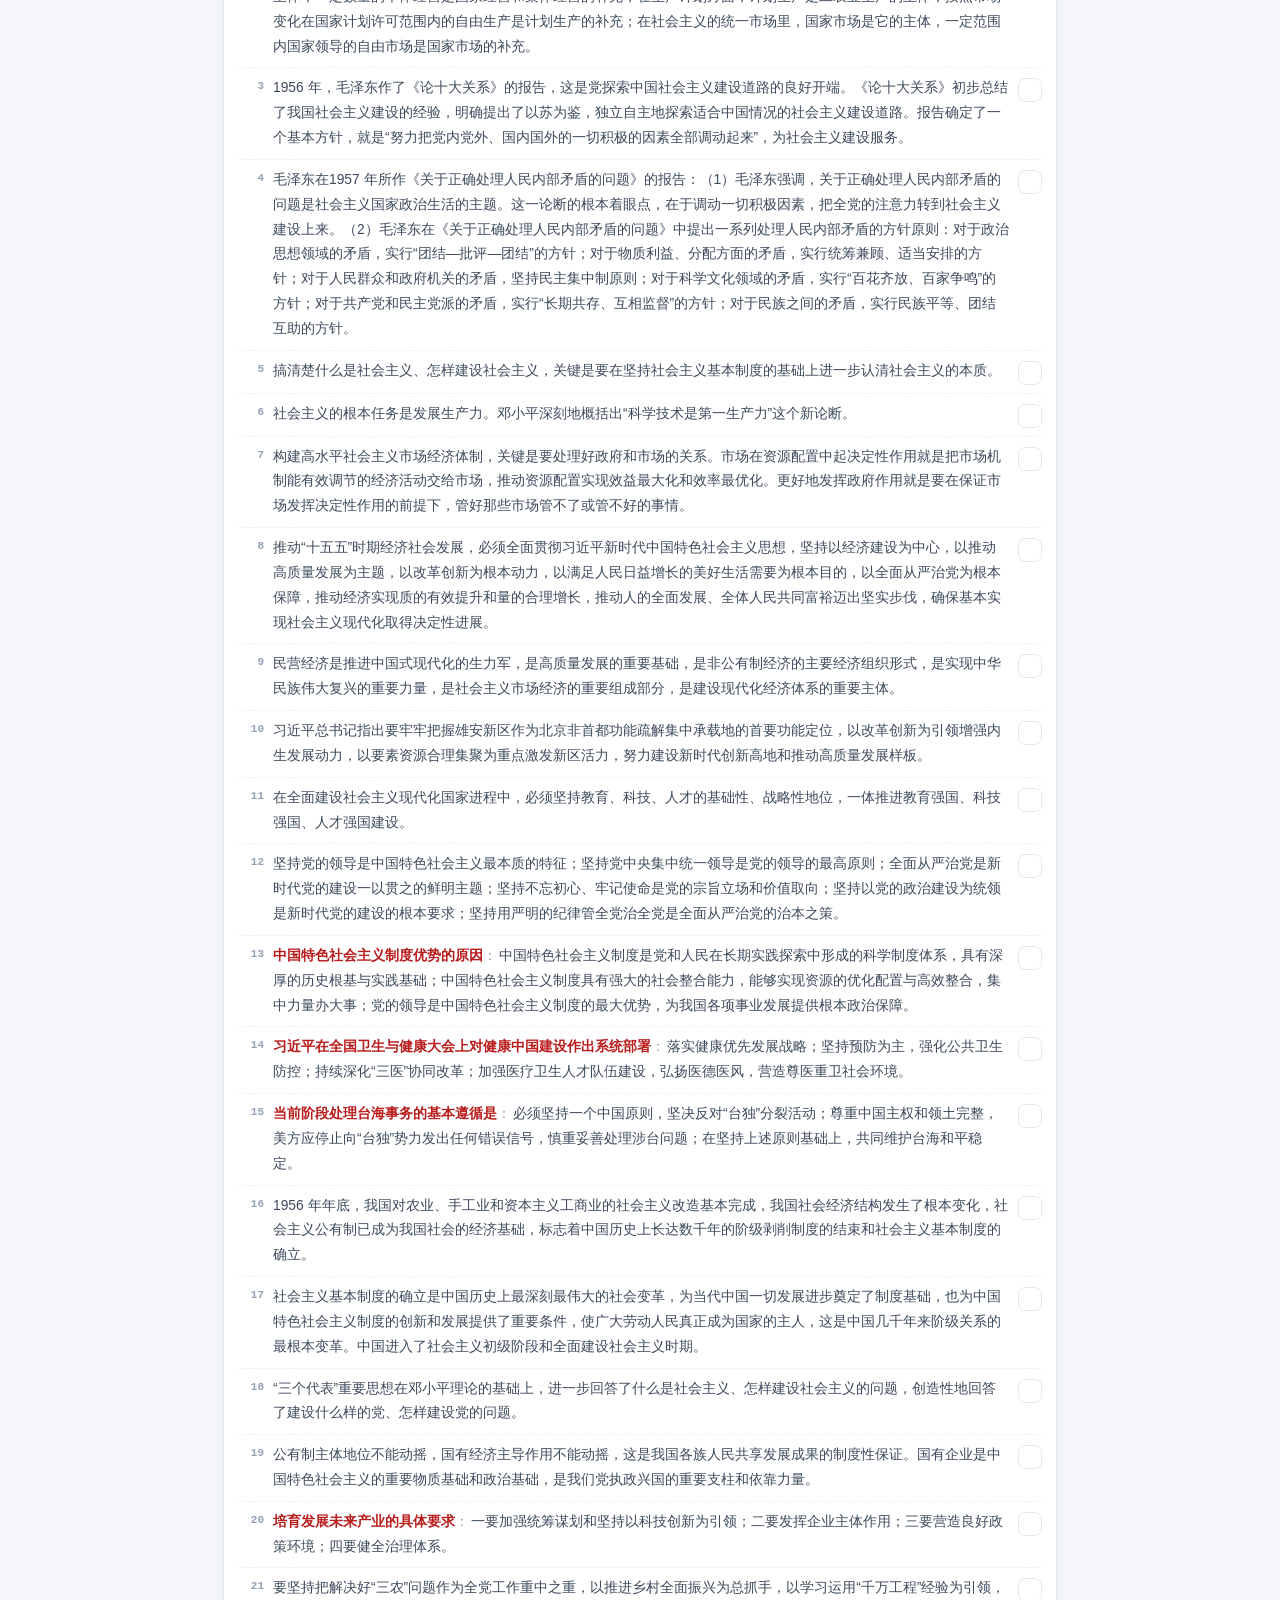
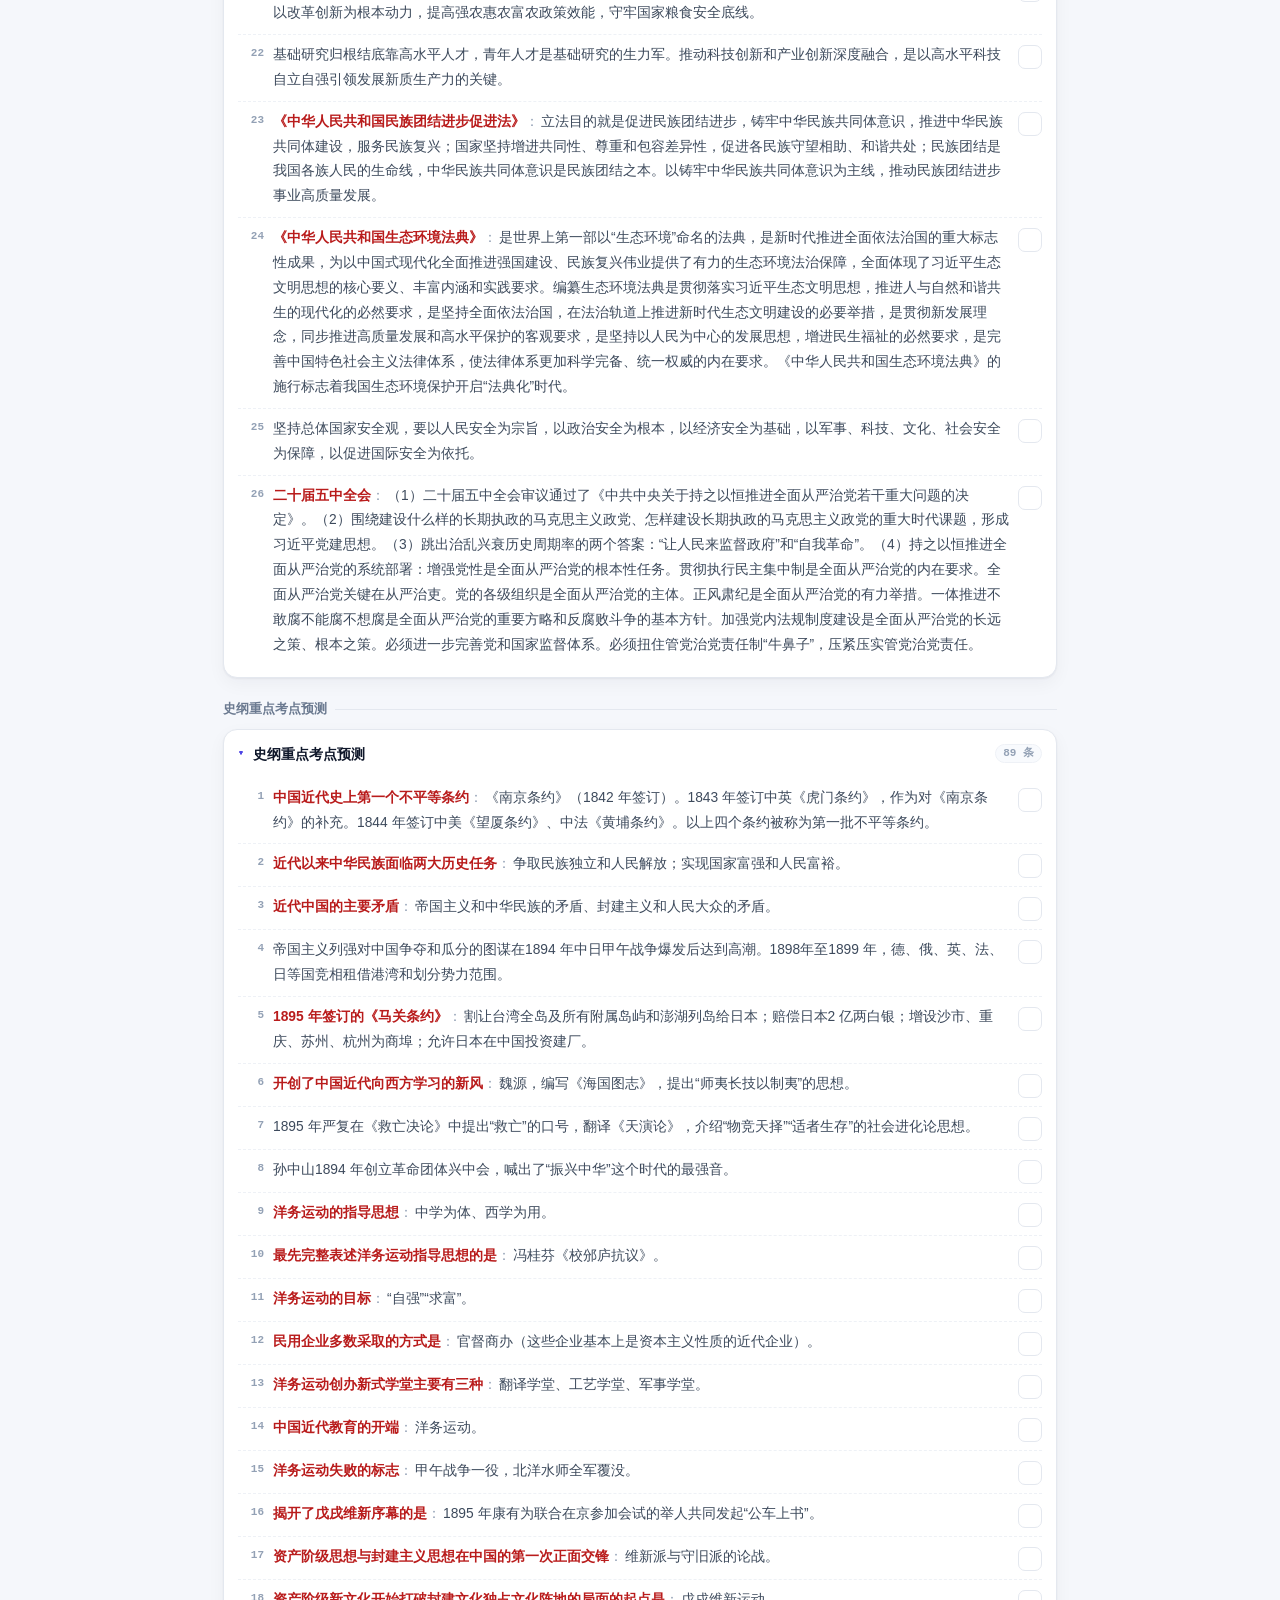
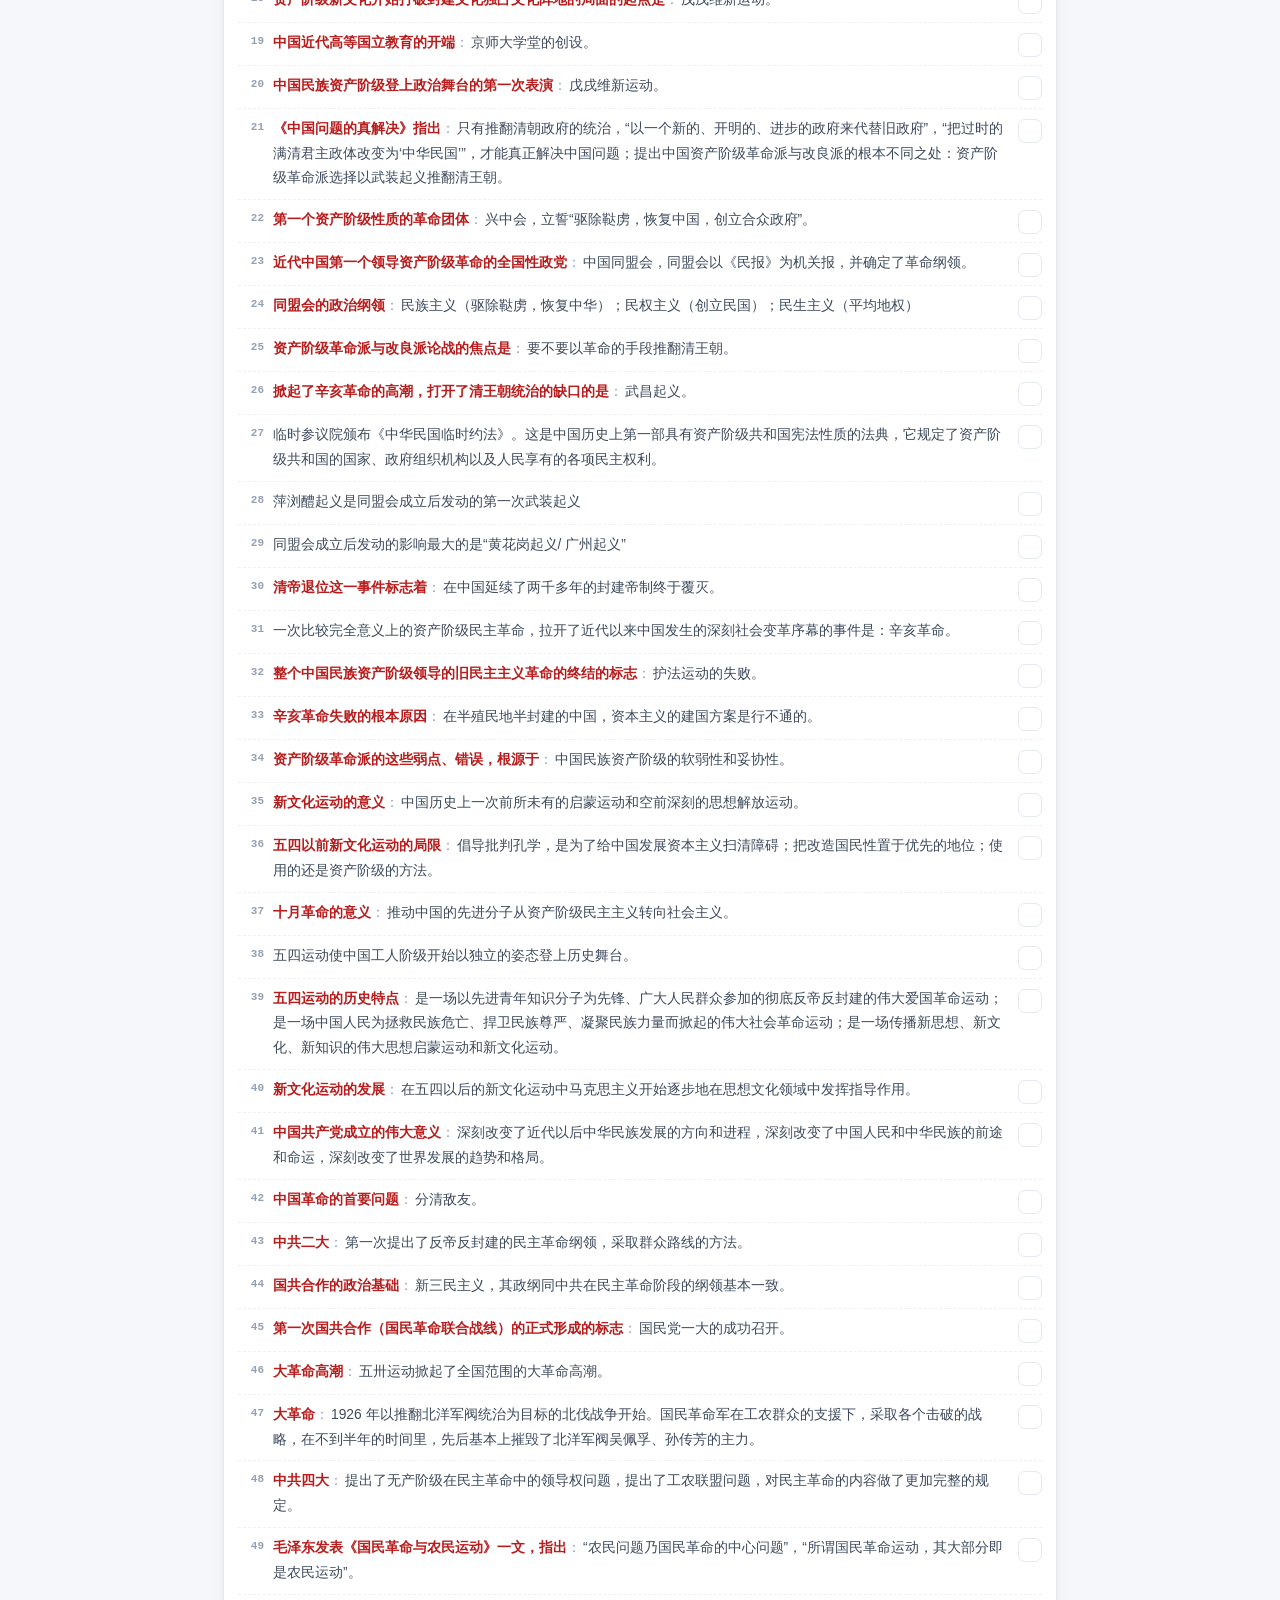
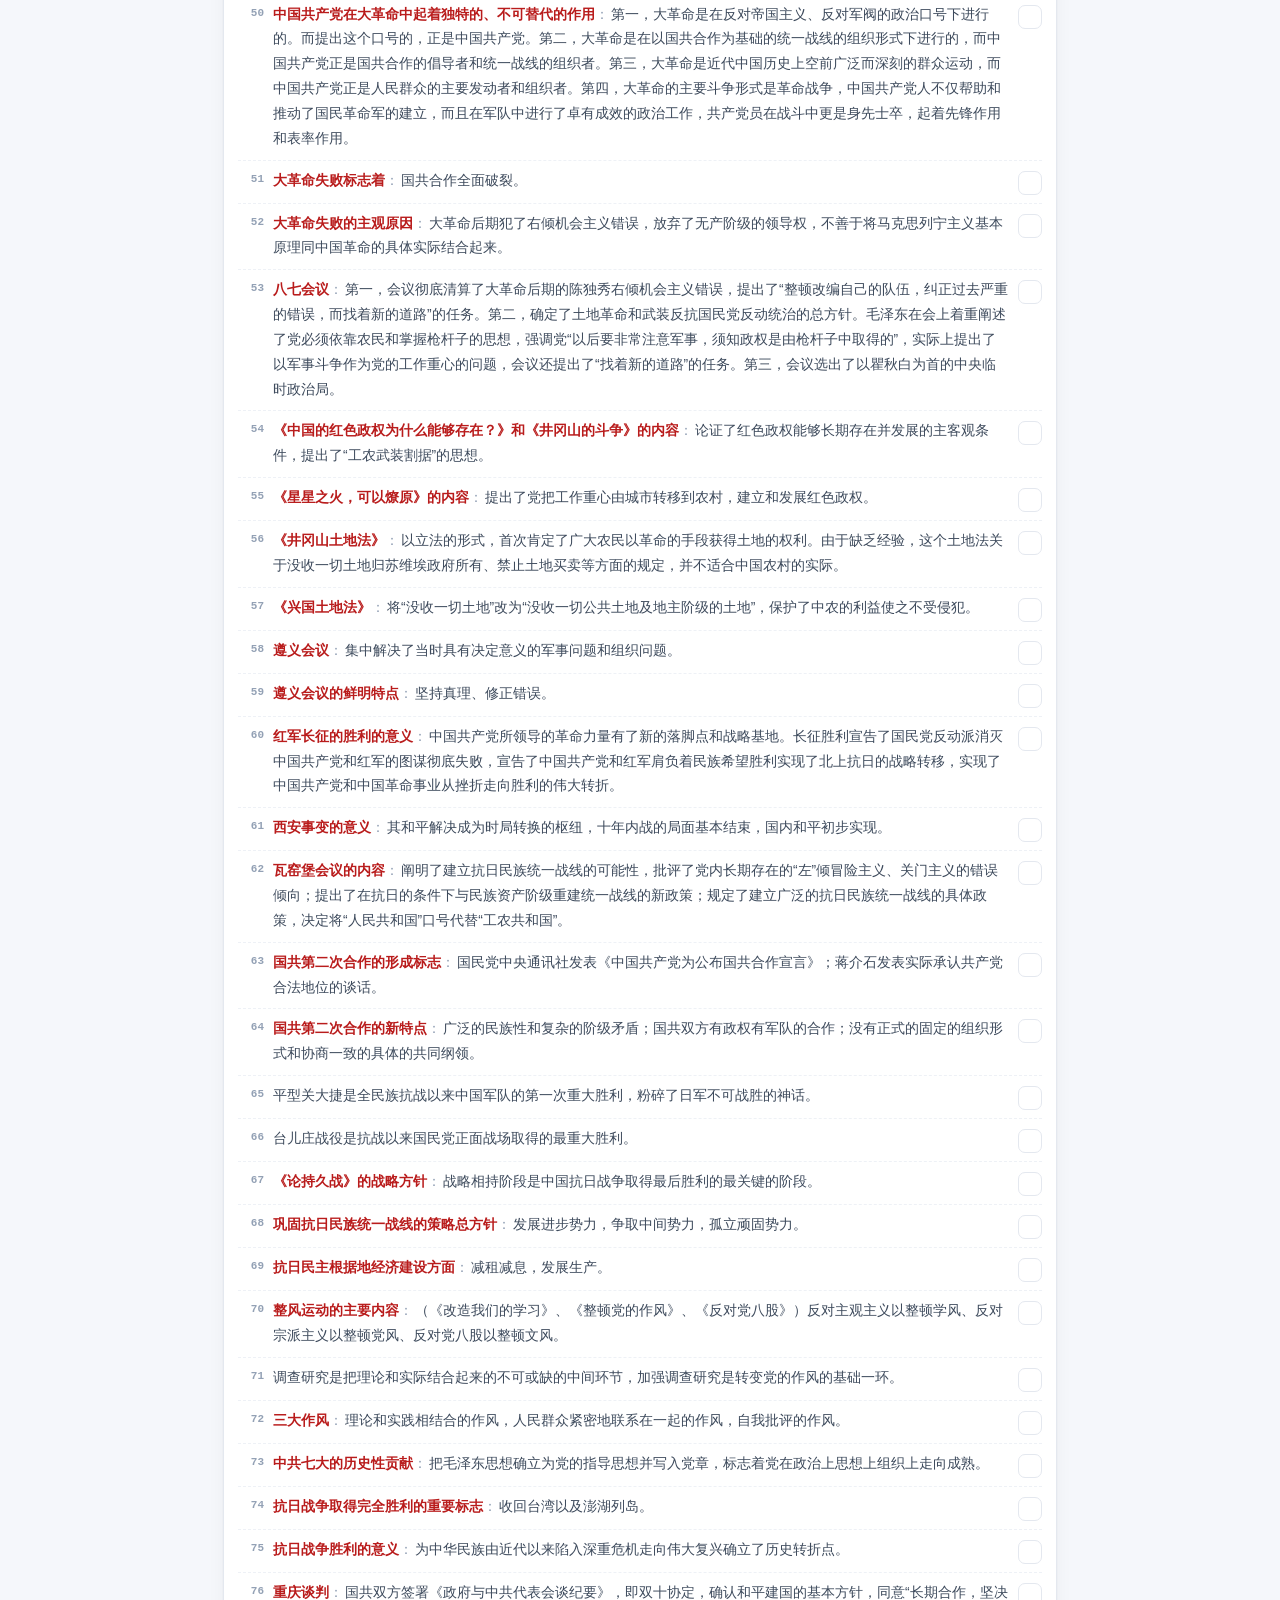
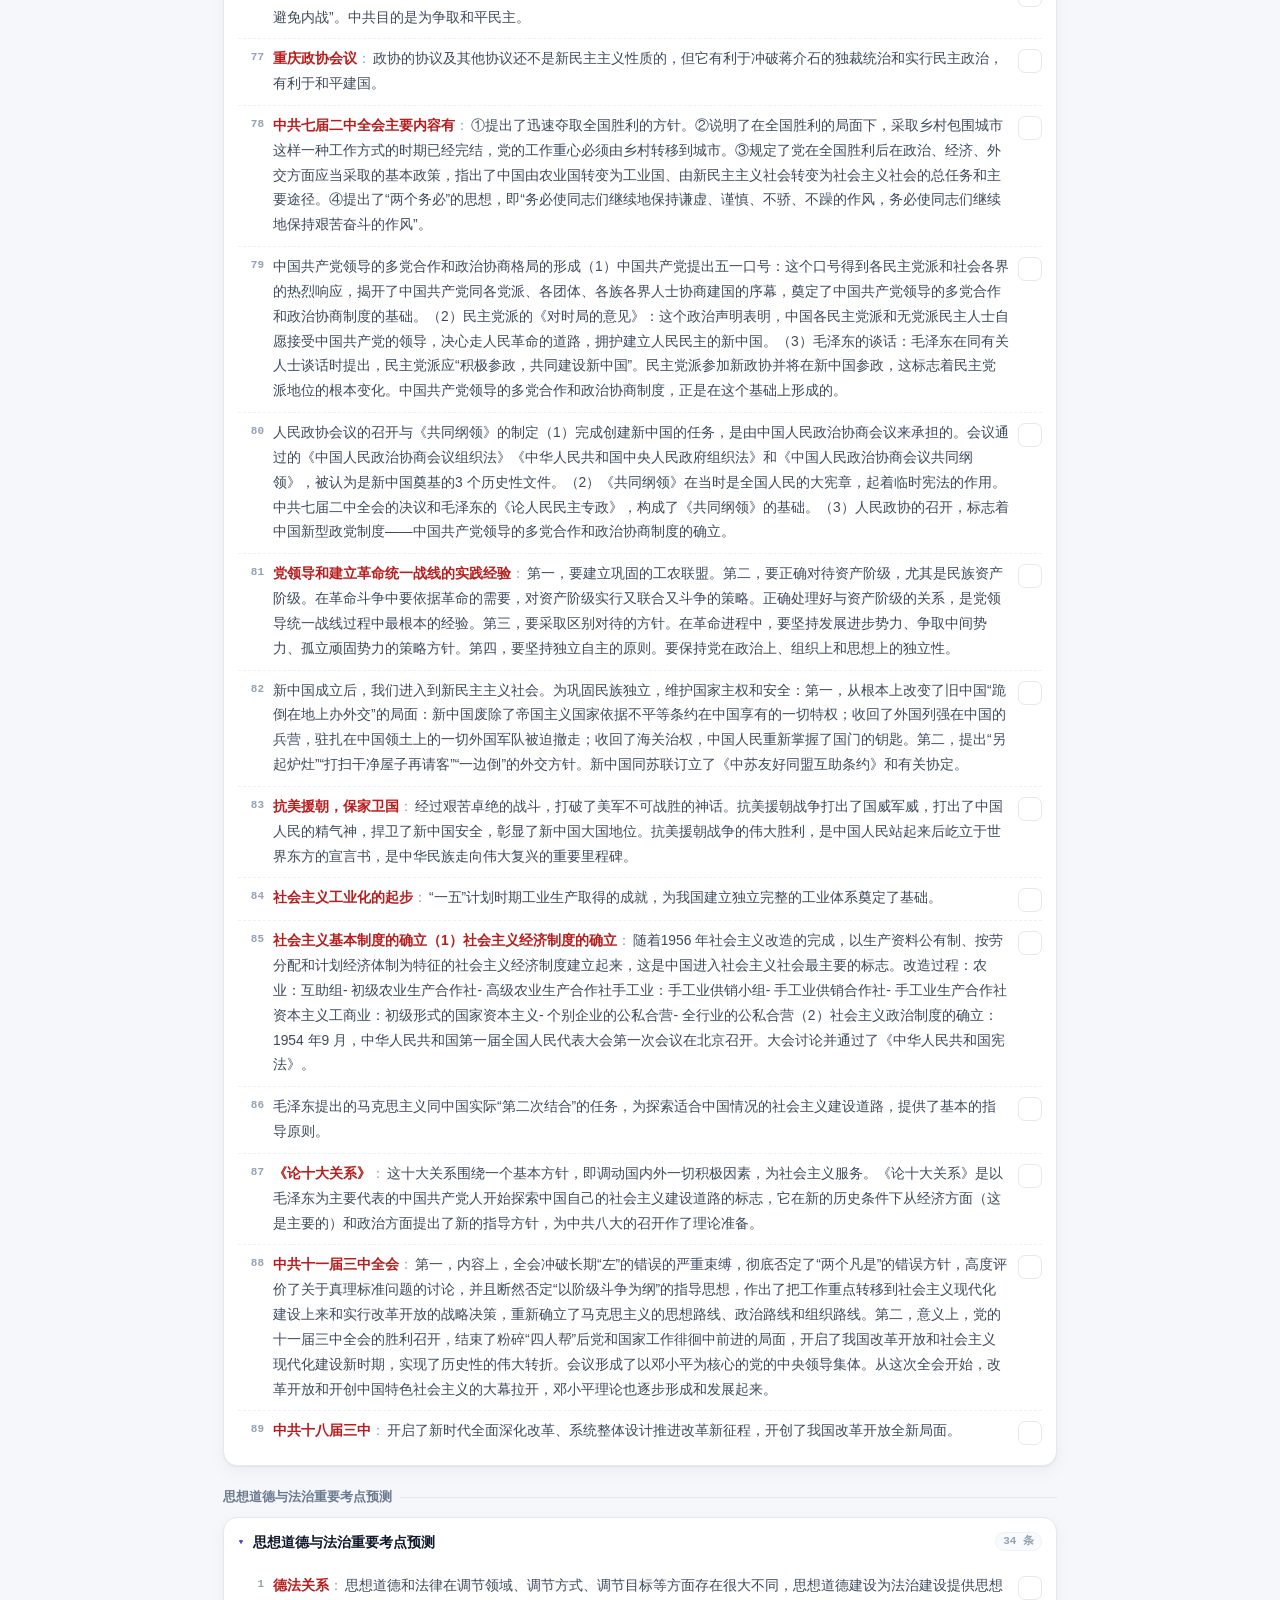
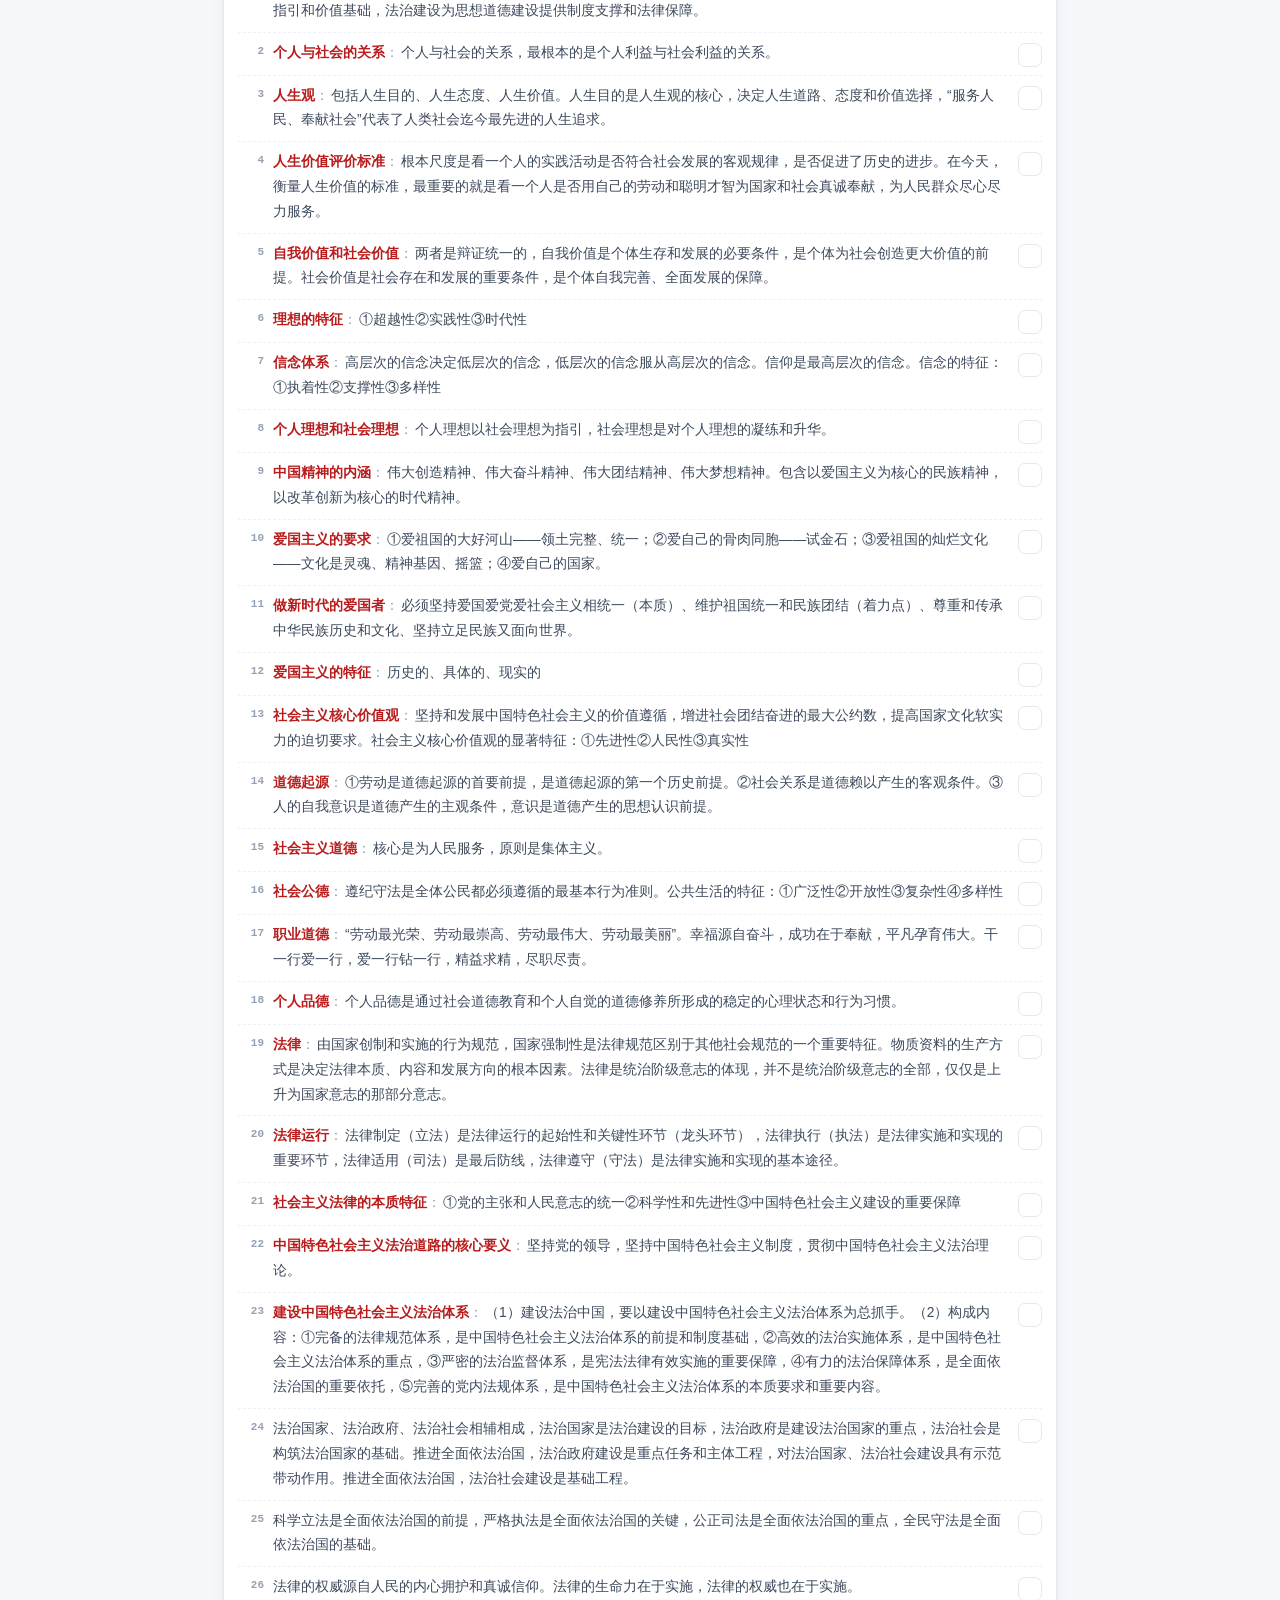
<file: pol/bs.html>
<!DOCTYPE html>
<html lang="zh-CN">
<head>
<meta charset="utf-8">
<meta name="viewport" content="width=device-width,initial-scale=1,viewport-fit=cover">
<meta name="color-scheme" content="light dark">
<title>核心背诵包 · 27 届（手机版）</title>
<link rel="stylesheet" href="site.css">
<link rel="stylesheet" href="xdf.css">
<link rel="stylesheet" href="mobile.css">
</head>
<body>
<header class="ph"><span class="ph-b">政治 · 27 届资料</span><nav><a href="kw.html">关键词</a><a href="sz.html">时政线</a><a href="bs.html" class="on">核心包</a></nav></header>
<div class="pwrap">
<section class="hero home-hero">
        <span class="eyebrow">27 届 · 重庆新东方考研政治组 · 中心自研</span>
        <h1>核心背诵包 · 客观题 271 + 主观题 33</h1>
        <p>这是讲义里最「像考题」的那一册：<b>客观题</b>按马原 / 毛中特 / 史纲 / 思法 / 形势五块，把每个「标志 / 首要 / 本质 / 根本」整理成一句话；<b>主观题</b>按热点链接给出设问、答题思路与要点。客观题可遮住后半句自测，主观题可先只看设问、自己说一遍再展开要点。</p>
        <div class="acts">
          <a class="btn primary" href="#bsBox">开始背</a>
          <a class="btn" href="kw.html">关键词汇总</a>
          <a class="btn ghost" href="sz.html">时政线</a>
        </div>
        <div class="kpi" id="bsKpi"></div>
      </section>

      <div class="xdf-toolbar">
        <div class="bs-tabs">
          <button class="xbtn on" id="tabObj">客观题 · 271</button>
          <button class="xbtn" id="tabSubj">主观题 · 33</button>
        </div>
        <div class="grow"></div>
        <button class="xbtn" id="btnMask" title="遮住后半句，点一下揭示">🫥 遮挡自测</button>
        <label class="xsearch"><span class="ic">🔍</span><input id="q" type="search" placeholder="搜考点，如 首要 / 长征 / 全过程人民民主"></label>
      </div>
      <div class="xstat" id="bsStat"></div>
      <div class="chips" id="bkChips" style="margin-bottom:10px"></div>
      <div id="bsBox"></div>

      <div class="note tip">
        <b>和「关键词汇总」的分工：</b>关键词汇总是按教材章节铺开的「一句一考点」，用来查漏；这一册是按「今年最可能怎么考」压缩的必背清单，用来冲刺。
        两边的条目有重叠但顺序不同，先背这一册，回关键词汇总补章节。
      </div>
      <div class="note">
        <b>来源与口径：</b>《2027 考研政治核心背诵包（中心自研）》41 页，客观题 / 主观题两部分逐条转录；已去掉页内水印图层，原文 PDF 在右上角可下载。主观题要点保留原文的「第一 / 第二 / ① ②」结构，没有改写。
      </div>

      <footer class="foot-note">
        核心背诵包 · 27 届 · 客观 <b id="fObj">271</b> 条 / 主观 <b id="fSubj">33</b> 题 ·
         ·
        <a href="kw.html">关键词汇总</a> ·
        <a href="sz.html">时政线</a>
      </footer>
</div>
<script src="data/xdf_bs.js"></script>
<script>
(function(){
  var D=(window.XDF_BS||{}).data||{obj:[],subj:[]};
  var STORE='xdf.bs.v1', MASK='xdf.bs.mask';
  var st={tab:'obj',bk:'all',q:'',mask:false,marks:{}};
  try{st.marks=JSON.parse(localStorage.getItem(STORE)||'{}')||{};}catch(e){}
  try{st.mask=localStorage.getItem(MASK)==='1';}catch(e){}

  function $(s){return document.querySelector(s);}
  function esc(s){return String(s==null?'':s).replace(/&/g,'&amp;').replace(/</g,'&lt;').replace(/>/g,'&gt;').replace(/"/g,'&quot;');}
  function totalObj(){var n=0;D.obj.forEach(function(b){n+=b.items.length;});return n;}
  function totalSubj(){var n=0;D.subj.forEach(function(b){n+=b.topics.length;});return n;}
  function splitKT(s){
    var m=String(s).match(/^([^：:]{2,30})[：:]([\s\S]{2,})$/);
    if(m) return {k:m[1],t:m[2]};
    return {k:'',t:s};
  }
  function fmtPts(s){
    return esc(s).replace(/([^\n])([①②③④⑤⑥⑦⑧⑨⑩])/g,'$1\n$2').replace(/([^\n])(第[一二三四五六七八九十]+[，、])/g,'$1\n$2');
  }
  function kpi(){
    $('#bsKpi').innerHTML=
      '<div class="hl"><b>'+totalObj()+'<i>条</i></b><span>客观题考点</span></div>'+
      '<div><b>'+totalSubj()+'<i>题</i></b><span>主观题热点</span></div>'+
      '<div><b>5<i>板块</i></b><span>马原 / 毛中特 / 史纲 / 思法 / 形势</span></div>'+
      '<div><b>'+Object.keys(st.marks).length+'<i>条</i></b><span>已掌握（本机记录）</span></div>';
    $('#fObj').textContent=totalObj();$('#fSubj').textContent=totalSubj();
  }
  function bkChips(){
    var list=st.tab==='obj'?D.obj:D.subj,html='<button class="chip'+(st.bk==='all'?' on':'')+'" data-b="all">全部</button>';
    list.forEach(function(b){
      var n=st.tab==='obj'?b.items.length:b.topics.length;
      html+='<button class="chip'+(st.bk===b.bk?' on':'')+'" data-b="'+esc(b.bk)+'">'+esc(b.bk.replace(/重要考点预测|重点考点预测|考点预测/g,''))+'<span class="n">'+n+'</span></button>';
    });
    $('#bkChips').innerHTML=html;
    Array.prototype.forEach.call(document.querySelectorAll('#bkChips .chip'),function(el){
      el.onclick=function(){st.bk=el.getAttribute('data-b');bkChips();render();};
    });
  }

  function objHTML(){
    var q=(st.q||'').trim().toLowerCase(),html='',shown=0;
    D.obj.forEach(function(b){
      if(st.bk!=='all'&&st.bk!==b.bk)return;
      var items=b.items.filter(function(it){
        if(!q)return true;
        return (it.t+' '+b.bk).toLowerCase().indexOf(q)>=0;
      });
      if(!items.length)return;
      html+='<div class="sz-part">'+esc(b.bk)+'</div>';
      html+='<details class="xch" open><summary>'+esc(b.bk)+'<span class="cnt">'+items.length+' 条</span></summary><div class="xch-body">';
      items.forEach(function(it){
        shown++;
        var kk=b.bk+'|obj|'+it.n,kv=splitKT(it.t),done=!!st.marks[kk];
        var body=kv.k?'<b class="kw-k">'+esc(kv.k)+'</b><span class="kw-t">'+esc(kv.t)+'</span>':'<span class="kw-t">'+esc(kv.t)+'</span>';
        html+='<div class="kw-item'+(done?' done':'')+'" data-k="'+esc(kk)+'">'+
          '<span class="kw-num">'+it.n+'</span><div class="kw-body">'+body+'</div>'+
          '<button class="kw-mark" title="标记已掌握">'+(done?'✓':'')+'</button></div>';
      });
      html+='</div></details>';
    });
    if(!html)html='<div class="xempty">没有匹配的考点。</div>';
    $('#bsBox').innerHTML=html;
    $('#bsBox').className=st.mask?'masked-sub':'';
    $('#bsStat').innerHTML='客观题 · 当前 <b>'+shown+'</b> / '+totalObj()+' 条 · 已掌握 <b>'+Object.keys(st.marks).length+'</b>';
    bindMark();
  }

  function subjHTML(){
    var q=(st.q||'').trim().toLowerCase(),html='',shown=0;
    D.subj.forEach(function(b){
      if(st.bk!=='all'&&st.bk!==b.bk)return;
      var list=b.topics.filter(function(t){
        if(!q)return true;
        var txt=t.t+' '+(t.lead||'')+' '+(t.clue||'')+' '+(t.items||[]).map(function(it){
          return [it.q,it.idea,it.points,it.clue].join(' ');
        }).join(' ');
        return txt.toLowerCase().indexOf(q)>=0;
      });
      if(!list.length)return;
      html+='<div class="sz-part">'+esc(b.bk)+'</div>';
      list.forEach(function(t){
        shown++;
        var cnt=(t.items||[]).length;
        html+='<details class="bs-topic"><summary><span class="tn">'+t.n+'</span><span class="tt">'+esc(t.t)+
          (cnt>1?'<span style="font-size:11px;color:var(--muted2);font-weight:400;margin-left:6px">'+cnt+' 问</span>':'')+
          '</span></summary><div class="body">';
        if(t.lead)html+='<div class="idea" style="background:var(--card2);color:var(--ink2)">'+esc(t.lead).replace(/\n/g,'<br>')+'</div>';
        if(t.clue)html+='<div class="idea" style="background:var(--gold-bg);color:var(--gold)">答题线索：'+esc(t.clue).replace(/\n/g,'、')+'</div>';
        (t.items||[]).forEach(function(it,i){
          if(cnt>1)html+='<div class="ask" style="border-left-color:var(--line);color:var(--muted);font-size:12px;margin-top:10px">第 '+(i+1)+' 问</div>';
          if(it.q)html+='<div class="ask"><b>设问</b>'+esc(it.q)+'</div>';
          if(it.clue)html+='<div class="idea" style="background:var(--gold-bg);color:var(--gold)">答题线索：'+esc(it.clue).replace(/\n/g,'、')+'</div>';
          if(it.idea)html+='<div class="idea">答题思路：'+esc(it.idea).replace(/\n/g,'<br>')+'</div>';
          if(it.points)html+='<div class="pts"><span class="lbl">要点</span>'+fmtPts(it.points)+'</div>';
        });
        html+='</div></details>';
      });
    });
    if(!html)html='<div class="xempty">没有匹配的主观题。</div>';
    $('#bsBox').innerHTML=html;
    $('#bsBox').className=st.mask?'hidepts':'';
    $('#bsStat').innerHTML='主观题 · 当前 <b>'+shown+'</b> / '+totalSubj()+' 题 · 点卡片展开设问与要点';
    Array.prototype.forEach.call(document.querySelectorAll('.hidepts .pts'),function(el){
      el.onclick=function(){el.classList.toggle('show');};
    });
  }

  function bindMark(){
    Array.prototype.forEach.call(document.querySelectorAll('.kw-mark'),function(btn){
      btn.onclick=function(){
        var row=btn.closest('.kw-item'),kk=row.getAttribute('data-k');
        if(st.marks[kk])delete st.marks[kk];else st.marks[kk]=1;
        try{localStorage.setItem(STORE,JSON.stringify(st.marks));}catch(e){}
        row.classList.toggle('done');
        btn.textContent=st.marks[kk]?'✓':'';
        kpi();
      };
    });
    Array.prototype.forEach.call(document.querySelectorAll('.kw-k'),function(el){
      el.onclick=function(){el.classList.toggle('show');};
    });
  }

  function render(){
    if(st.tab==='obj')objHTML();else subjHTML();
    $('#tabObj').className='xbtn'+(st.tab==='obj'?' on':'');
    $('#tabSubj').className='xbtn'+(st.tab==='subj'?' on':'');
    $('#btnMask').className='xbtn'+(st.mask?' on warn':'');
  }

  $('#tabObj').onclick=function(){st.tab='obj';st.bk='all';bkChips();render();};
  $('#tabSubj').onclick=function(){st.tab='subj';st.bk='all';bkChips();render();};
  $('#btnMask').onclick=function(){
    st.mask=!st.mask;
    try{localStorage.setItem(MASK,st.mask?'1':'0');}catch(e){}
    render();
  };
  var t=null;
  $('#q').oninput=function(){clearTimeout(t);t=setTimeout(function(){st.q=$('#q').value;render();},160);};

  kpi();bkChips();render();
})();
</script>
</body>
</html>
</file>
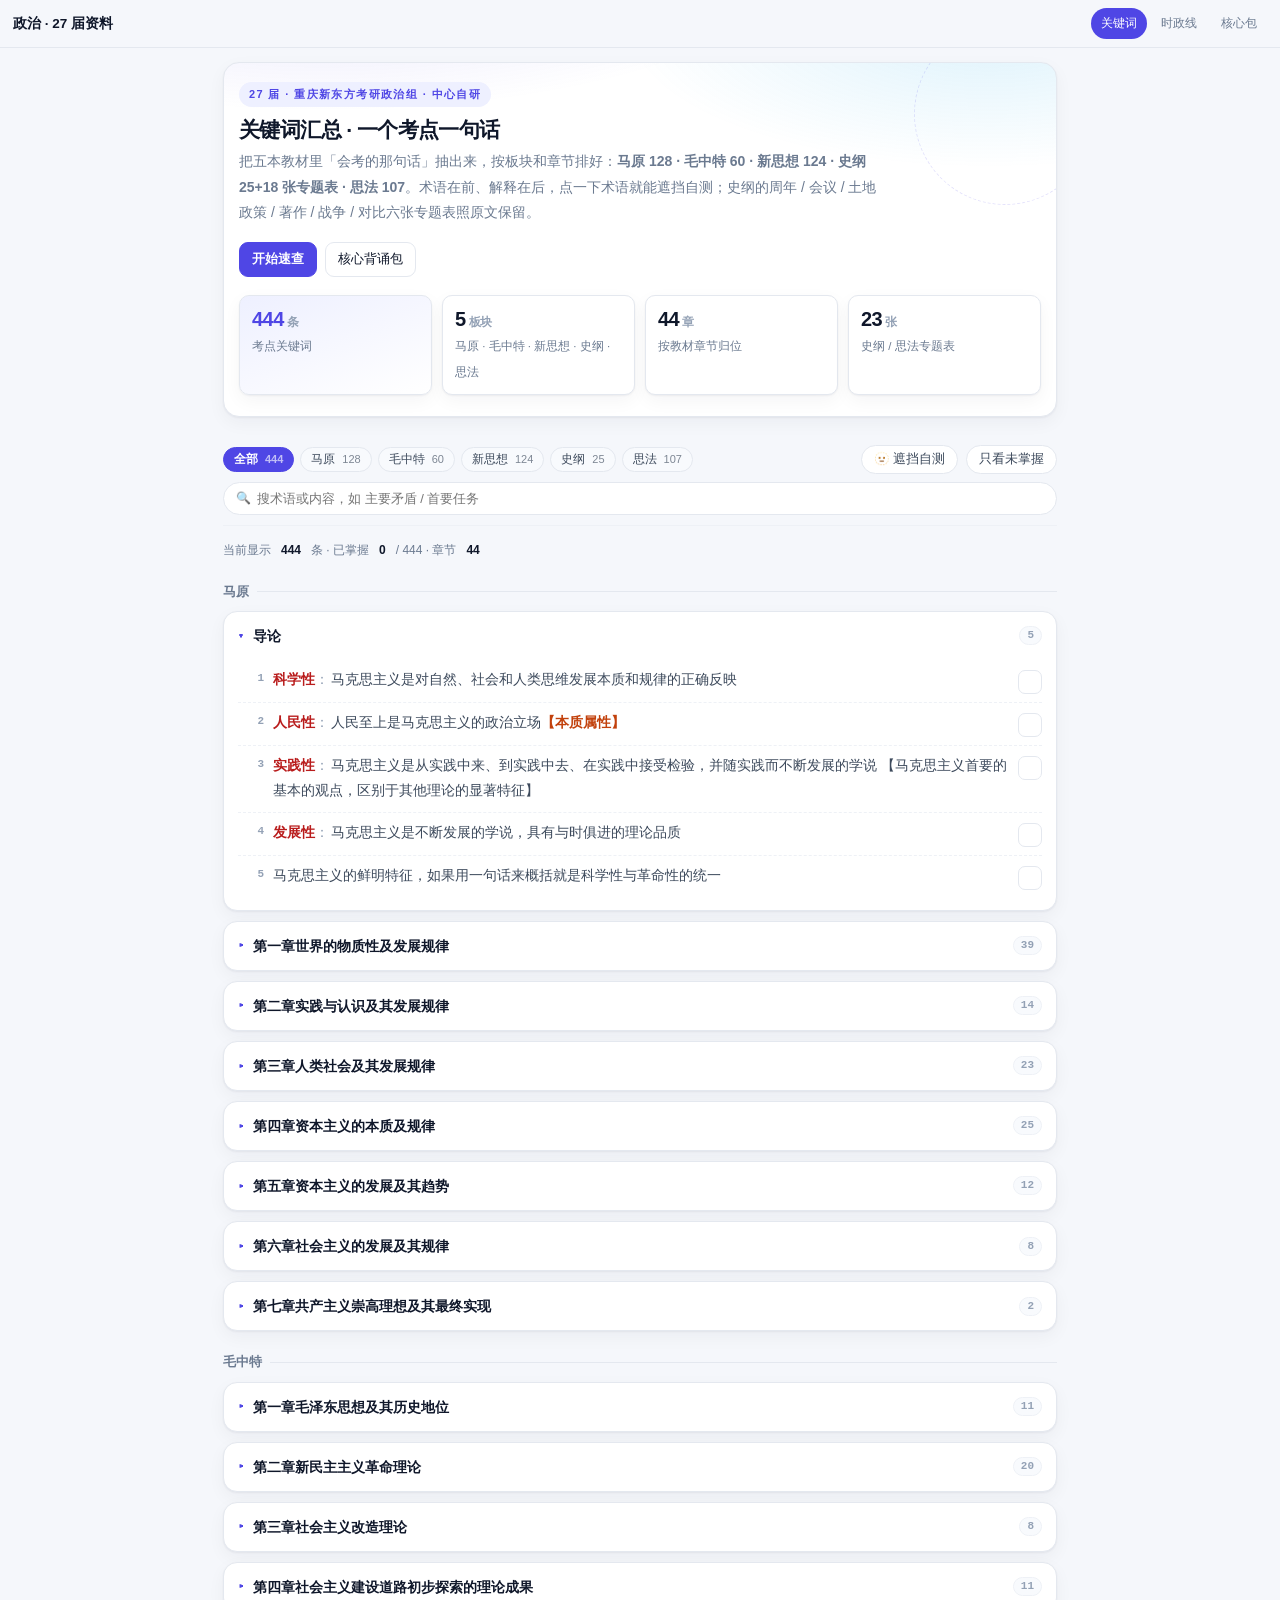
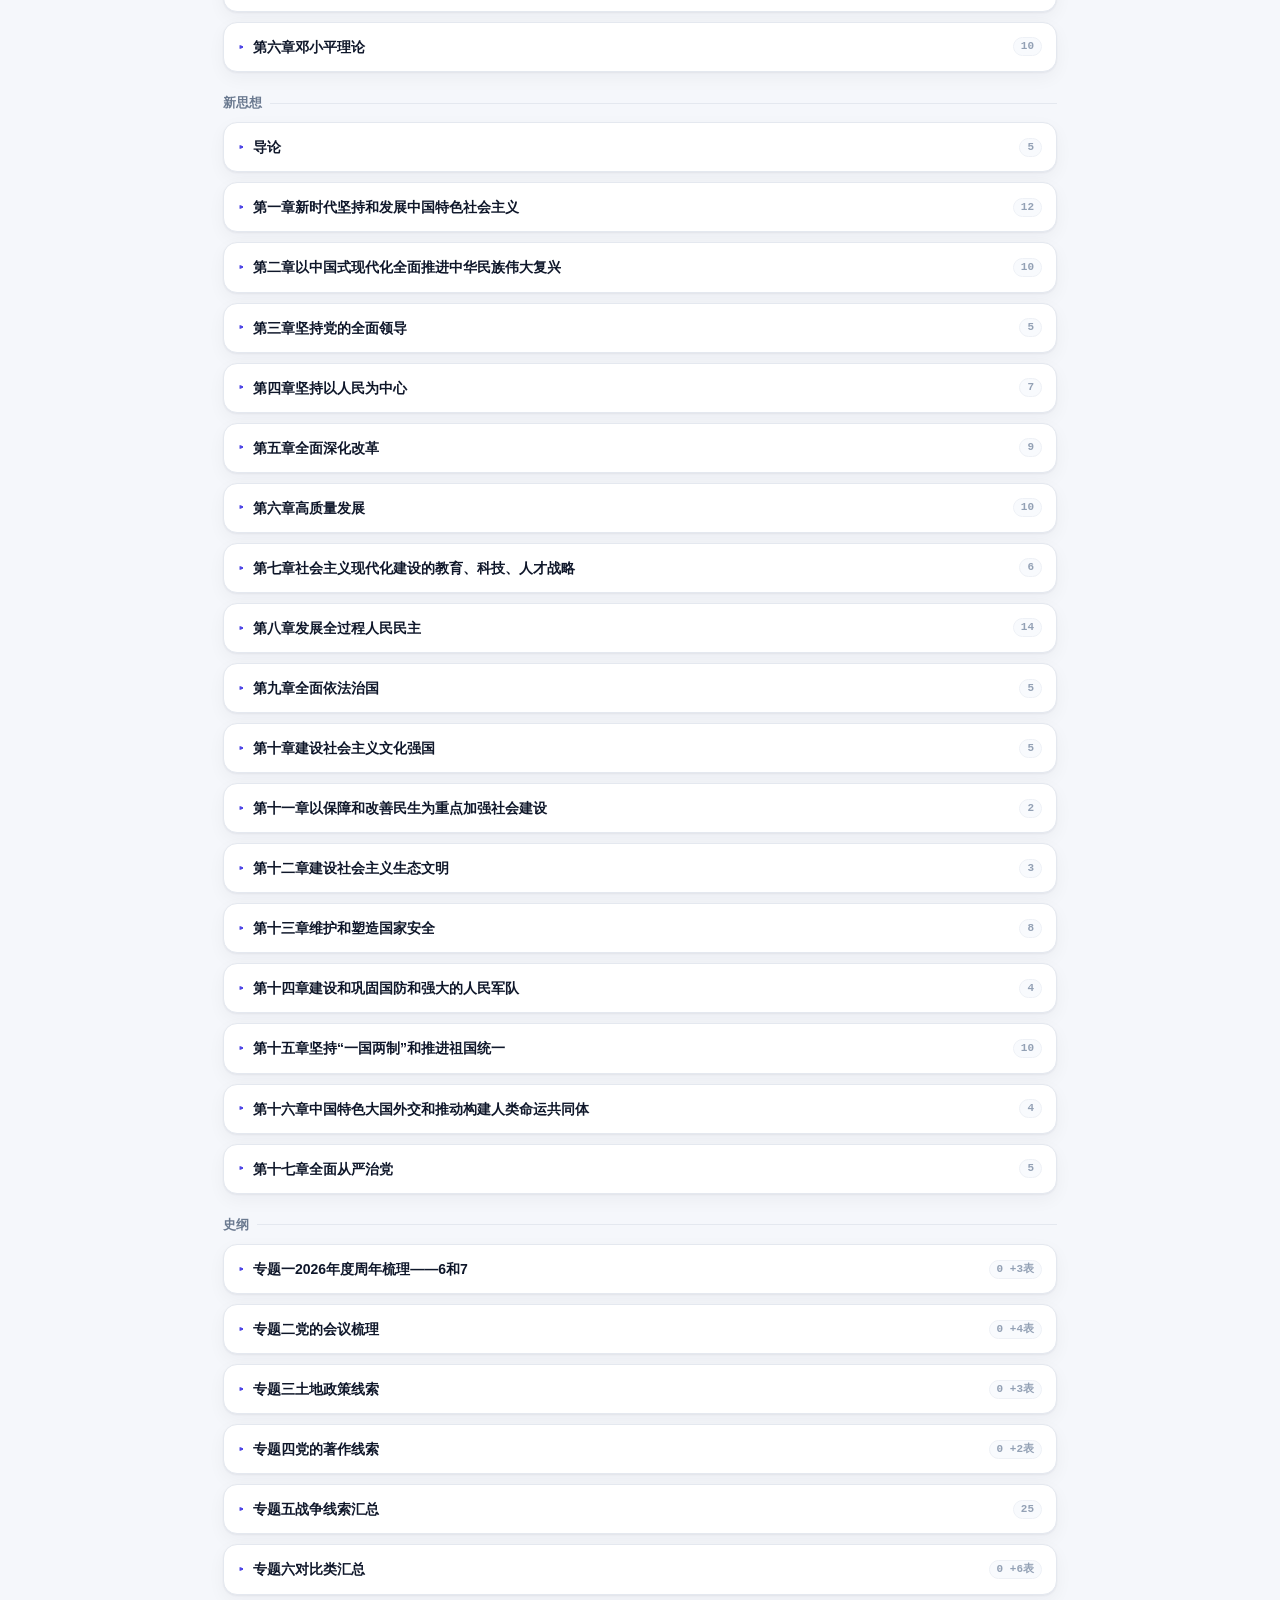
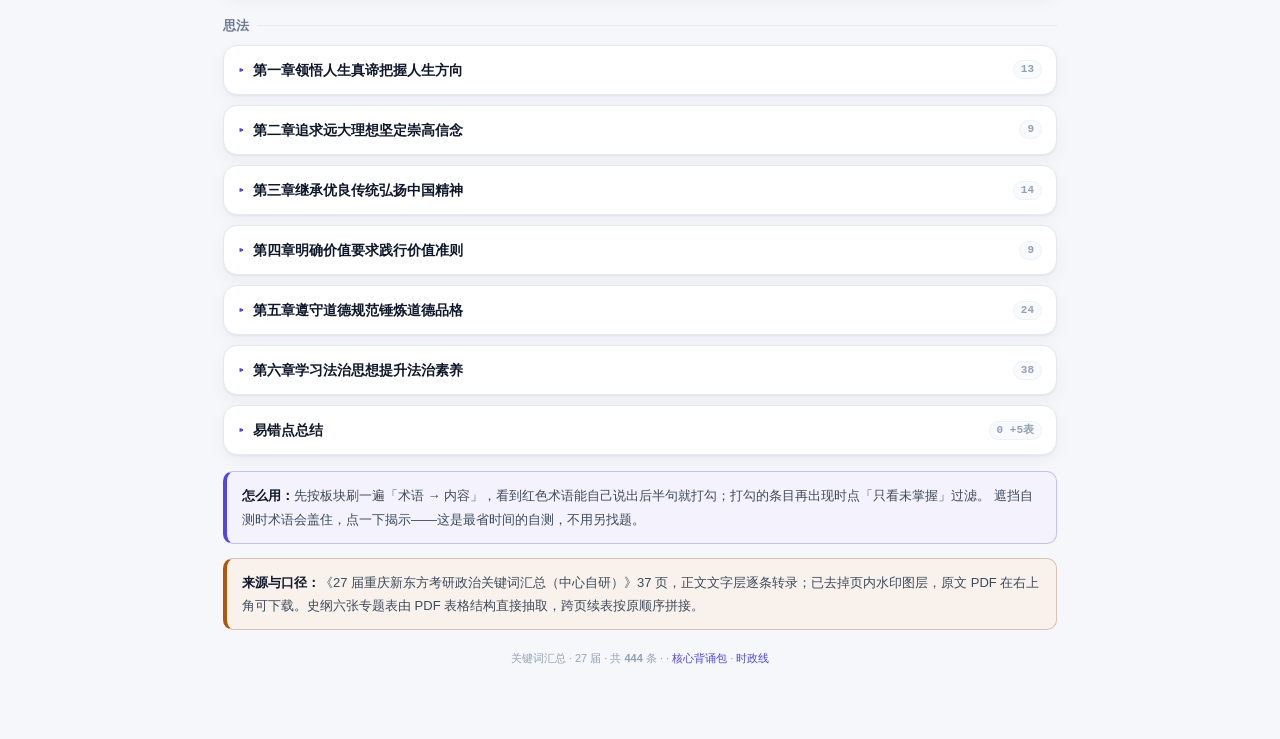
<file: pol/kw.html>
<!DOCTYPE html>
<html lang="zh-CN">
<head>
<meta charset="utf-8">
<meta name="viewport" content="width=device-width,initial-scale=1,viewport-fit=cover">
<meta name="color-scheme" content="light dark">
<title>关键词汇总 · 27 届（手机版）</title>
<link rel="stylesheet" href="site.css">
<link rel="stylesheet" href="xdf.css">
<link rel="stylesheet" href="mobile.css">
</head>
<body>
<header class="ph"><span class="ph-b">政治 · 27 届资料</span><nav><a href="kw.html" class="on">关键词</a><a href="sz.html">时政线</a><a href="bs.html">核心包</a></nav></header>
<div class="pwrap">
<section class="hero home-hero">
        <span class="eyebrow">27 届 · 重庆新东方考研政治组 · 中心自研</span>
        <h1>关键词汇总 · 一个考点一句话</h1>
        <p>把五本教材里「会考的那句话」抽出来，按板块和章节排好：<b>马原 128 · 毛中特 60 · 新思想 124 · 史纲 25+18 张专题表 · 思法 107</b>。术语在前、解释在后，点一下术语就能遮挡自测；史纲的周年 / 会议 / 土地政策 / 著作 / 战争 / 对比六张专题表照原文保留。</p>
        <div class="acts">
          <a class="btn primary" href="#kwBox">开始速查</a>
          
          <a class="btn ghost" href="bs.html">核心背诵包</a>
        </div>
        <div class="kpi" id="kwKpi"></div>
      </section>

      <div class="xdf-toolbar">
        <div class="chips" id="bkChips"></div>
        <div class="grow"></div>
        <button class="xbtn" id="btnMask" title="把术语遮住，点一下揭示">🫥 遮挡自测</button>
        <button class="xbtn" id="btnUndone" title="只看还没打勾的">只看未掌握</button>
        <label class="xsearch"><span class="ic">🔍</span><input id="q" type="search" placeholder="搜术语或内容，如 主要矛盾 / 首要任务"></label>
      </div>

      <div class="xstat" id="kwStat"></div>
      <div id="kwBox"></div>

      <div class="note tip" style="margin-top:16px">
        <b>怎么用：</b>先按板块刷一遍「术语 → 内容」，看到红色术语能自己说出后半句就打勾；打勾的条目再出现时点「只看未掌握」过滤。
        遮挡自测时术语会盖住，点一下揭示——这是最省时间的自测，不用另找题。
      </div>
      <div class="note">
        <b>来源与口径：</b>《27 届重庆新东方考研政治关键词汇总（中心自研）》37 页，正文文字层逐条转录；已去掉页内水印图层，原文 PDF 在右上角可下载。史纲六张专题表由 PDF 表格结构直接抽取，跨页续表按原顺序拼接。
      </div>

      <footer class="foot-note">
        关键词汇总 · 27 届 · 共 <b id="footN">444</b> 条 ·
         ·
        <a href="bs.html">核心背诵包</a> ·
        <a href="sz.html">时政线</a>
      </footer>
</div>
<script src="data/xdf_kw.js"></script>
<script>
(function(){
  var D=(window.XDF_KW||{}).data||[];
  var STORE='xdf.kw.v1';
  var maskKey='xdf.kw.mask';
  var st={bk:'all',q:'',mask:false,undone:false,marks:{}};
  try{st.marks=JSON.parse(localStorage.getItem(STORE)||'{}')||{};}catch(e){st.marks={};}
  try{st.mask=localStorage.getItem(maskKey)==='1';}catch(e){}

  function $(s){return document.querySelector(s);}
  function esc(s){return String(s==null?'':s).replace(/&/g,'&amp;').replace(/</g,'&lt;').replace(/>/g,'&gt;').replace(/"/g,'&quot;');}
  function rich(s){
    return esc(s).replace(/【([^】]{1,16})】/g,'<em style="font-style:normal;color:var(--org);font-weight:700">【$1】</em>');
  }
  function key(bk,ch,n){return bk+'|'+ch+'|'+n;}
  function total(){
    var n=0; D.forEach(function(b){b.chapters.forEach(function(c){n+=(c.items||[]).length;});});
    return n;
  }

  function chapterCount(b){return (b.chapters||[]).length;}
  function matched(bk,ch,it,q){
    if(!q) return true;
    var s=(bk+' '+ch+' '+((it&&it.k)||'')+' '+((it&&it.t)||'')).toLowerCase();
    return s.indexOf(q)>=0;
  }

  function renderChips(){
    var all=total(),html='<button class="chip'+(st.bk==='all'?' on':'')+'" data-bk="all">全部<span class="n">'+all+'</span></button>';
    D.forEach(function(b){
      var n=0;b.chapters.forEach(function(c){n+=(c.items||[]).length;});
      html+='<button class="chip'+(st.bk===b.bk?' on':'')+'" data-bk="'+esc(b.bk)+'">'+esc(b.bk)+'<span class="n">'+n+'</span></button>';
    });
    $('#bkChips').innerHTML=html;
    Array.prototype.forEach.call(document.querySelectorAll('#bkChips .chip'),function(el){
      el.onclick=function(){st.bk=el.getAttribute('data-bk');render();};
    });
  }

  function itemHTML(bk,ch,it,idx){
    var kk=key(bk,ch,it.n),done=!!st.marks[kk];
    var k=it.k?'<b class="kw-k" data-r="1">'+esc(it.k)+'</b>':'';
    return '<div class="kw-item'+(done?' done':'')+'" data-k="'+esc(kk)+'">'+
      '<span class="kw-num">'+it.n+'</span>'+
      '<div class="kw-body">'+k+'<span class="kw-t" data-r="1">'+rich(it.t)+'</span></div>'+
      '<button class="kw-mark" title="标记已掌握">'+(done?'✓':'')+'</button></div>';
  }

  function tableHTML(t,idx){
    var h='<div class="xtable"><table><thead><tr>';
    t.head.forEach(function(c){h+='<th>'+rich(c)+'</th>';});
    h+='</tr></thead><tbody>';
    t.rows.forEach(function(r){
      h+='<tr>';
      r.forEach(function(c){h+='<td>'+rich(c)+'</td>';});
      h+='</tr>';
    });
    h+='</tbody></table></div>';
    if(idx>0) h='<div class="cap">↳ 续表（PDF 跨页）</div>'+h;
    return h;
  }

  function render(){
    var q=(st.q||'').trim().toLowerCase();
    var box=$('#kwBox'),html='',shown=0,chShown=0;
    D.forEach(function(b){
      if(st.bk!=='all'&&st.bk!==b.bk) return;
      var bhtml='';
      b.chapters.forEach(function(c){
        var list=(c.items||[]).filter(function(it){
          if(st.undone&&st.marks[key(b.bk,c.t,it.n)]) return false;
          return matched(b.bk,c.t,it,q);
        });
        var tb=(c.tables||[]);
        if(q&&!list.length&&!tb.some(function(t){
          return t.rows.some(function(r){return r.join(' ').toLowerCase().indexOf(q)>=0;})||t.head.join(' ').toLowerCase().indexOf(q)>=0;
        })) return;
        if(!q&&!list.length&&!tb.length) return;
        chShown++;
        var open=!!q||(st.bk!=='all'&&chShown<=2)||chShown===1;
        bhtml+='<details class="xch"'+(open?' open':'')+'>'+
          '<summary>'+esc(c.t)+'<span class="cnt">'+(list.length||0)+(tb.length?' +'+tb.length+'表':'')+'</span></summary>'+
          '<div class="xch-body">';
        tb.forEach(function(t,i){bhtml+=tableHTML(t,i);});
        list.forEach(function(it){shown++;bhtml+=itemHTML(b.bk,c.t,it);});
        bhtml+='</div></details>';
      });
      if(bhtml){html+='<div class="sz-part">'+esc(b.bk)+'</div>'+bhtml;}
    });
    if(!html) html='<div class="xempty">没有匹配的条目，换个关键词试试。</div>';
    box.innerHTML=html;
    box.className=st.mask?'masked':'';
    $('#kwStat').innerHTML='当前显示 <b>'+shown+'</b> 条 · 已掌握 <b>'+Object.keys(st.marks).length+'</b> / '+total()+' · 章节 <b>'+chShown+'</b>';
    $('#footN').textContent=total();
    bindItems();
    $('#btnMask').className='xbtn'+(st.mask?' on warn':'');
    $('#btnUndone').className='xbtn'+(st.undone?' on':'');
  }

  function bindItems(){
    Array.prototype.forEach.call(document.querySelectorAll('.kw-mark'),function(btn){
      btn.onclick=function(){
        var row=btn.closest('.kw-item'),kk=row.getAttribute('data-k');
        if(st.marks[kk]) delete st.marks[kk]; else st.marks[kk]=1;
        try{localStorage.setItem(STORE,JSON.stringify(st.marks));}catch(e){}
        row.classList.toggle('done');
        btn.textContent=st.marks[kk]?'✓':'';
        $('#kwStat').innerHTML='当前显示 <b>'+document.querySelectorAll('.kw-item').length+'</b> 条 · 已掌握 <b>'+Object.keys(st.marks).length+'</b> / '+total();
      };
    });
    Array.prototype.forEach.call(document.querySelectorAll('.kw-k'),function(el){
      el.onclick=function(){el.classList.toggle('show');};
    });
  }

  function kpi(){
    var n=total(),bk=D.length,ch=0,tb=0;
    D.forEach(function(b){ch+=chapterCount(b);b.chapters.forEach(function(c){tb+=(c.tables||[]).length;});});
    $('#kwKpi').innerHTML=
      '<div class="hl"><b>'+n+'<i>条</i></b><span>考点关键词</span></div>'+
      '<div><b>'+bk+'<i>板块</i></b><span>马原 · 毛中特 · 新思想 · 史纲 · 思法</span></div>'+
      '<div><b>'+ch+'<i>章</i></b><span>按教材章节归位</span></div>'+
      '<div><b>'+tb+'<i>张</i></b><span>史纲 / 思法专题表</span></div>';
  }

  $('#btnMask').onclick=function(){
    st.mask=!st.mask;
    try{localStorage.setItem(maskKey,st.mask?'1':'0');}catch(e){}
    render();
  };
  $('#btnUndone').onclick=function(){st.undone=!st.undone;render();};
  var t=null;
  $('#q').oninput=function(){clearTimeout(t);t=setTimeout(function(){st.q=$('#q').value;render();},160);};

  kpi();renderChips();render();
})();
</script>
</body>
</html>
</file>
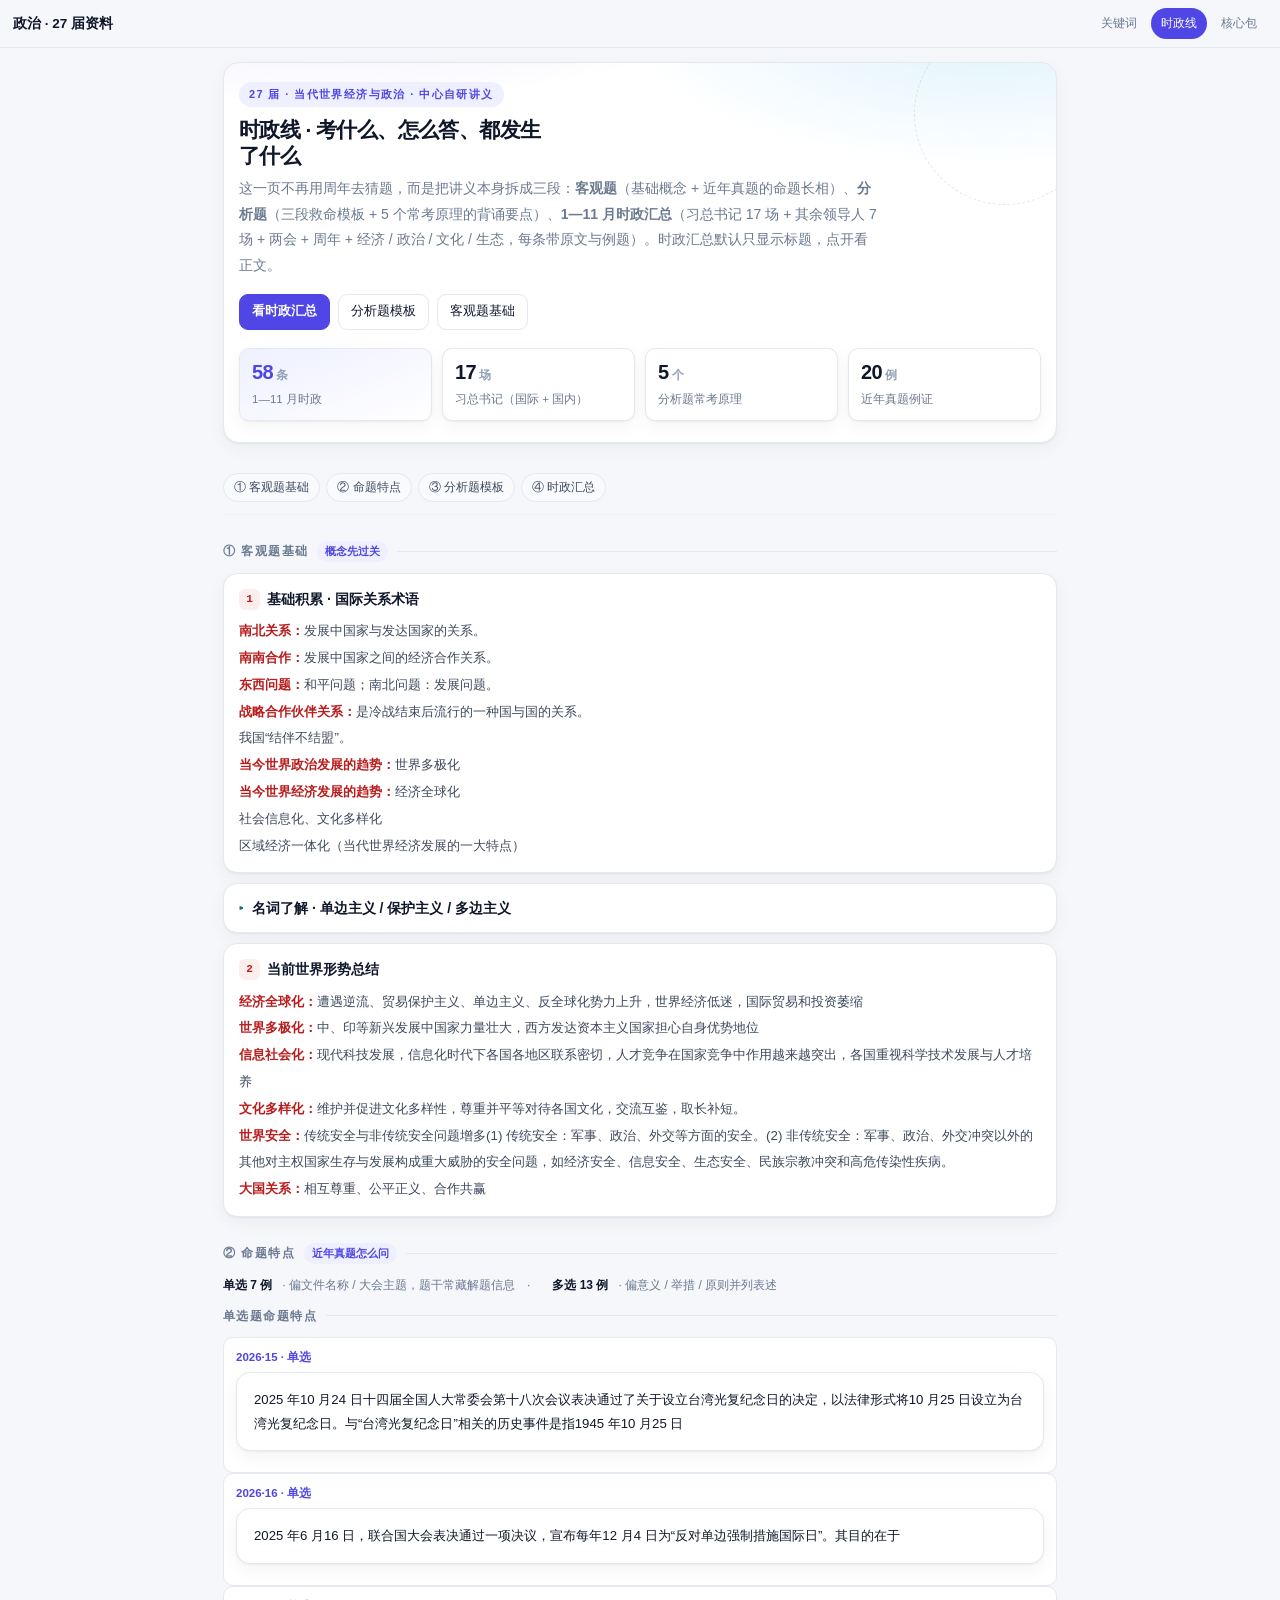
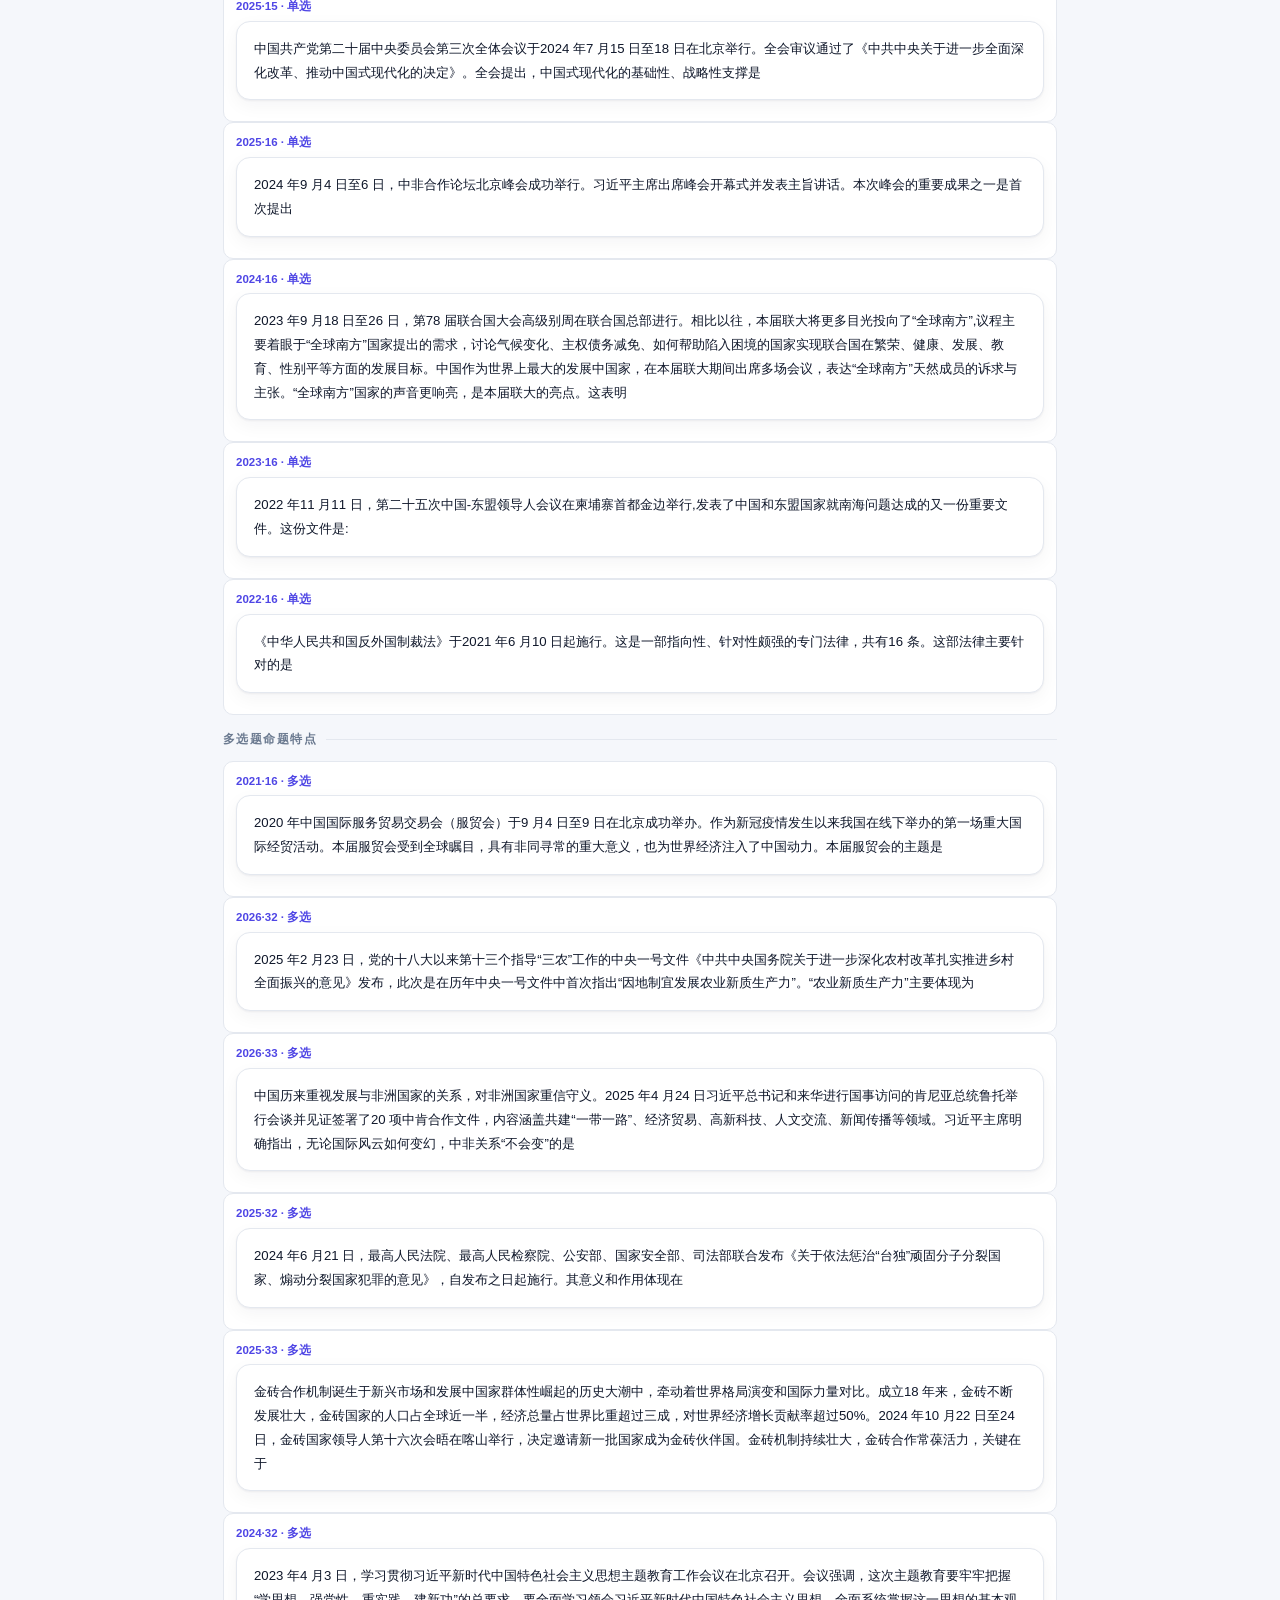
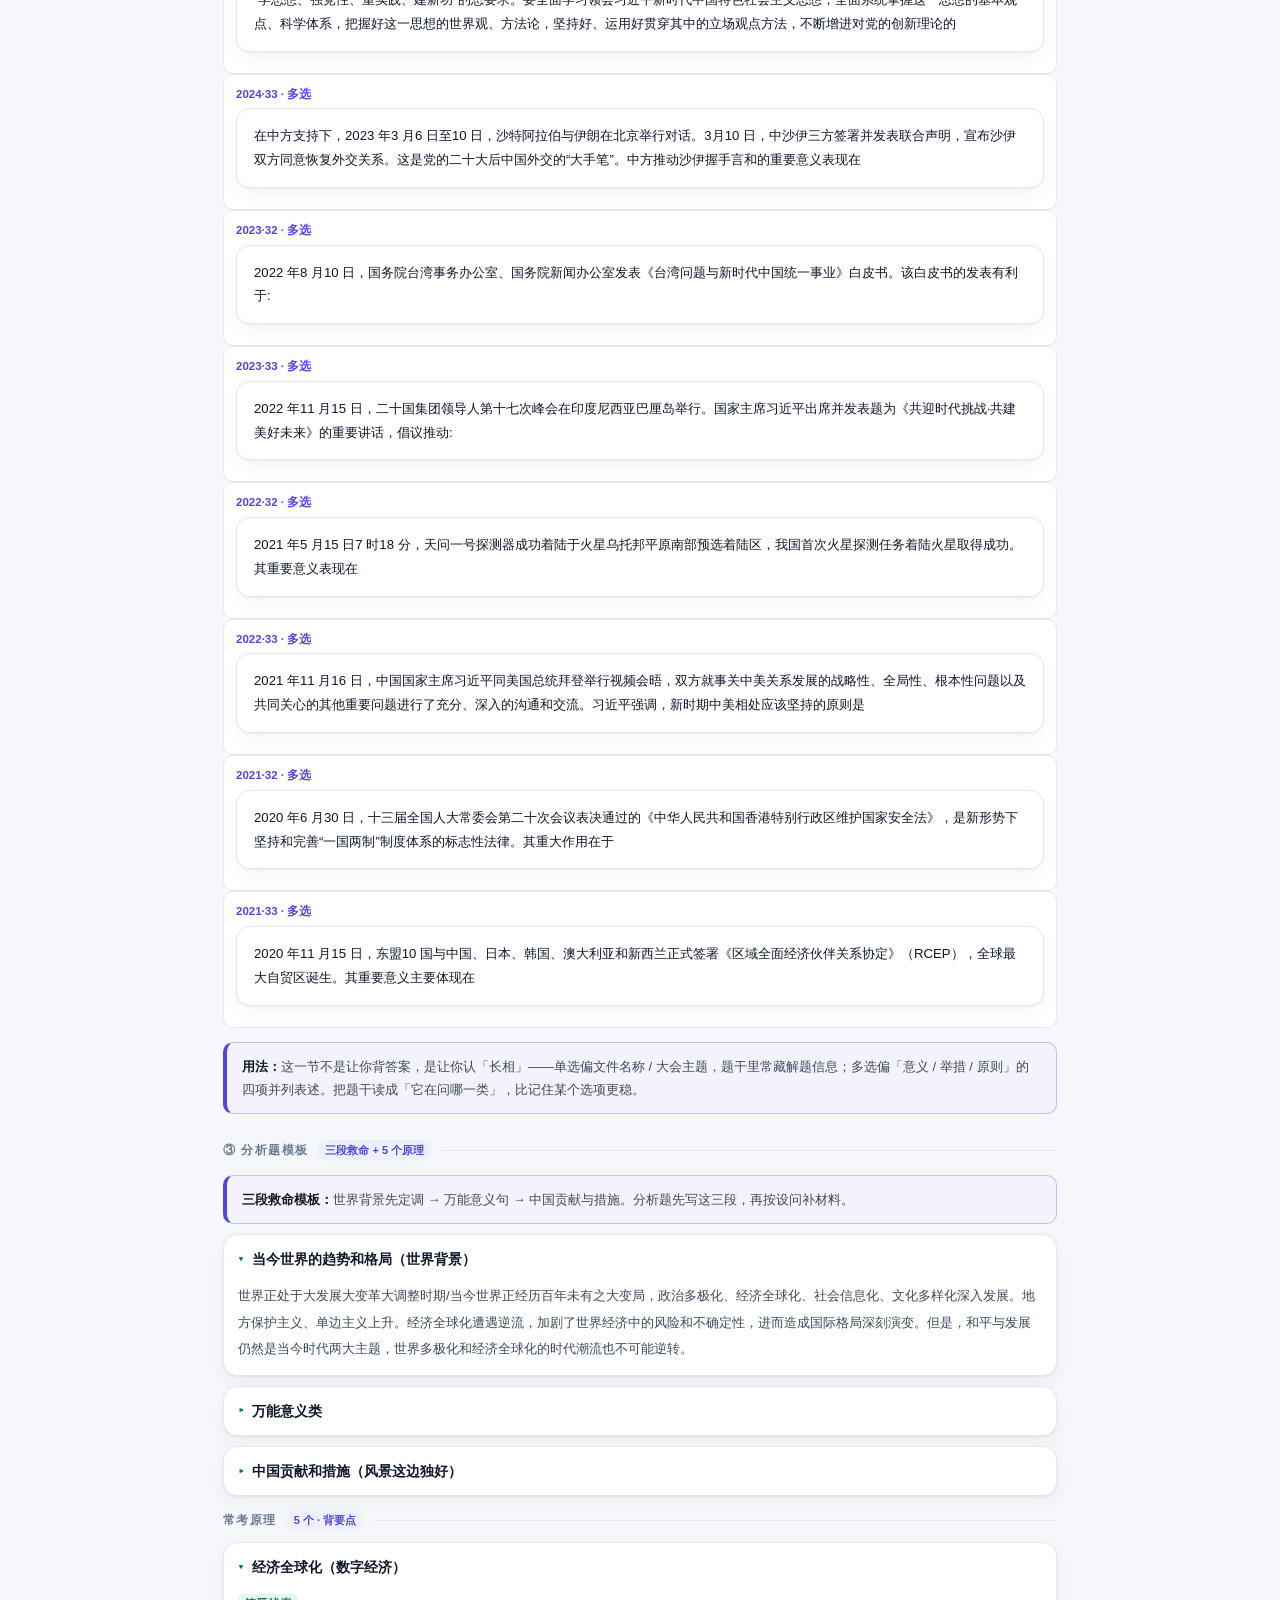
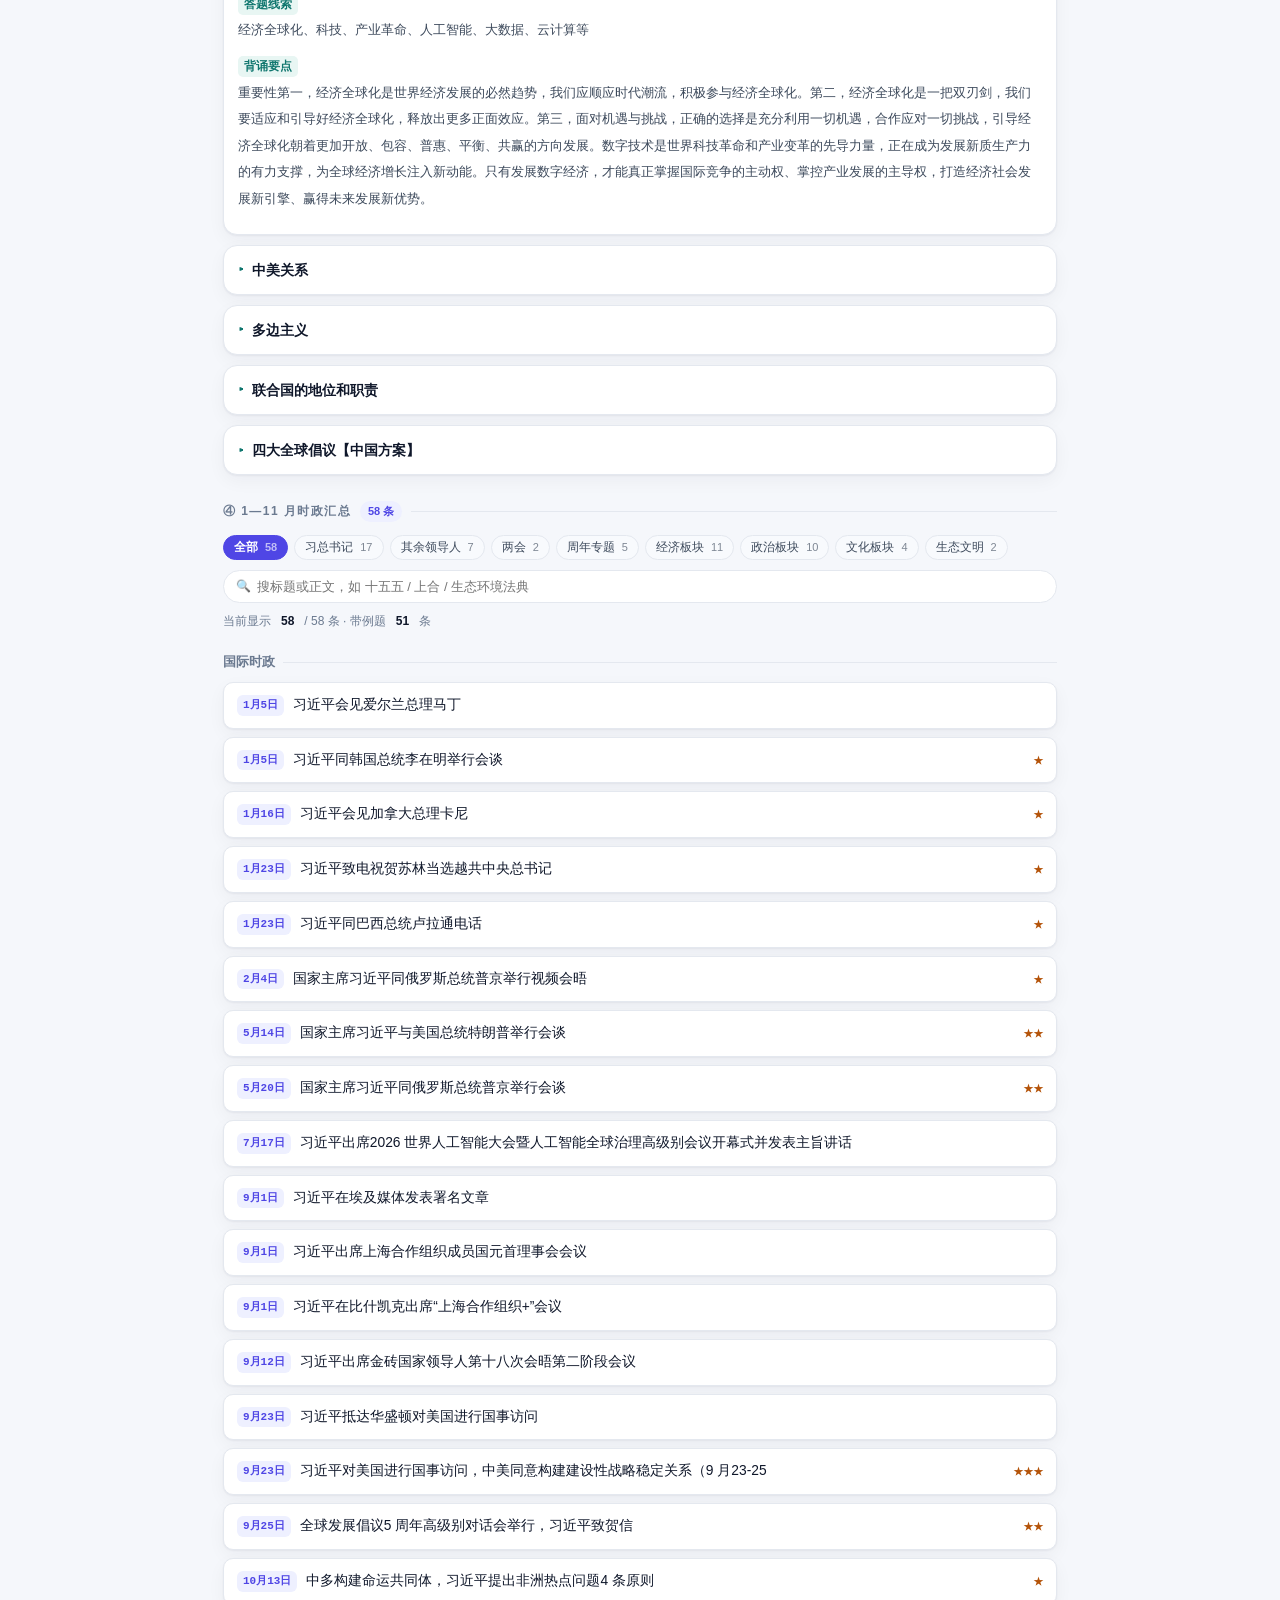
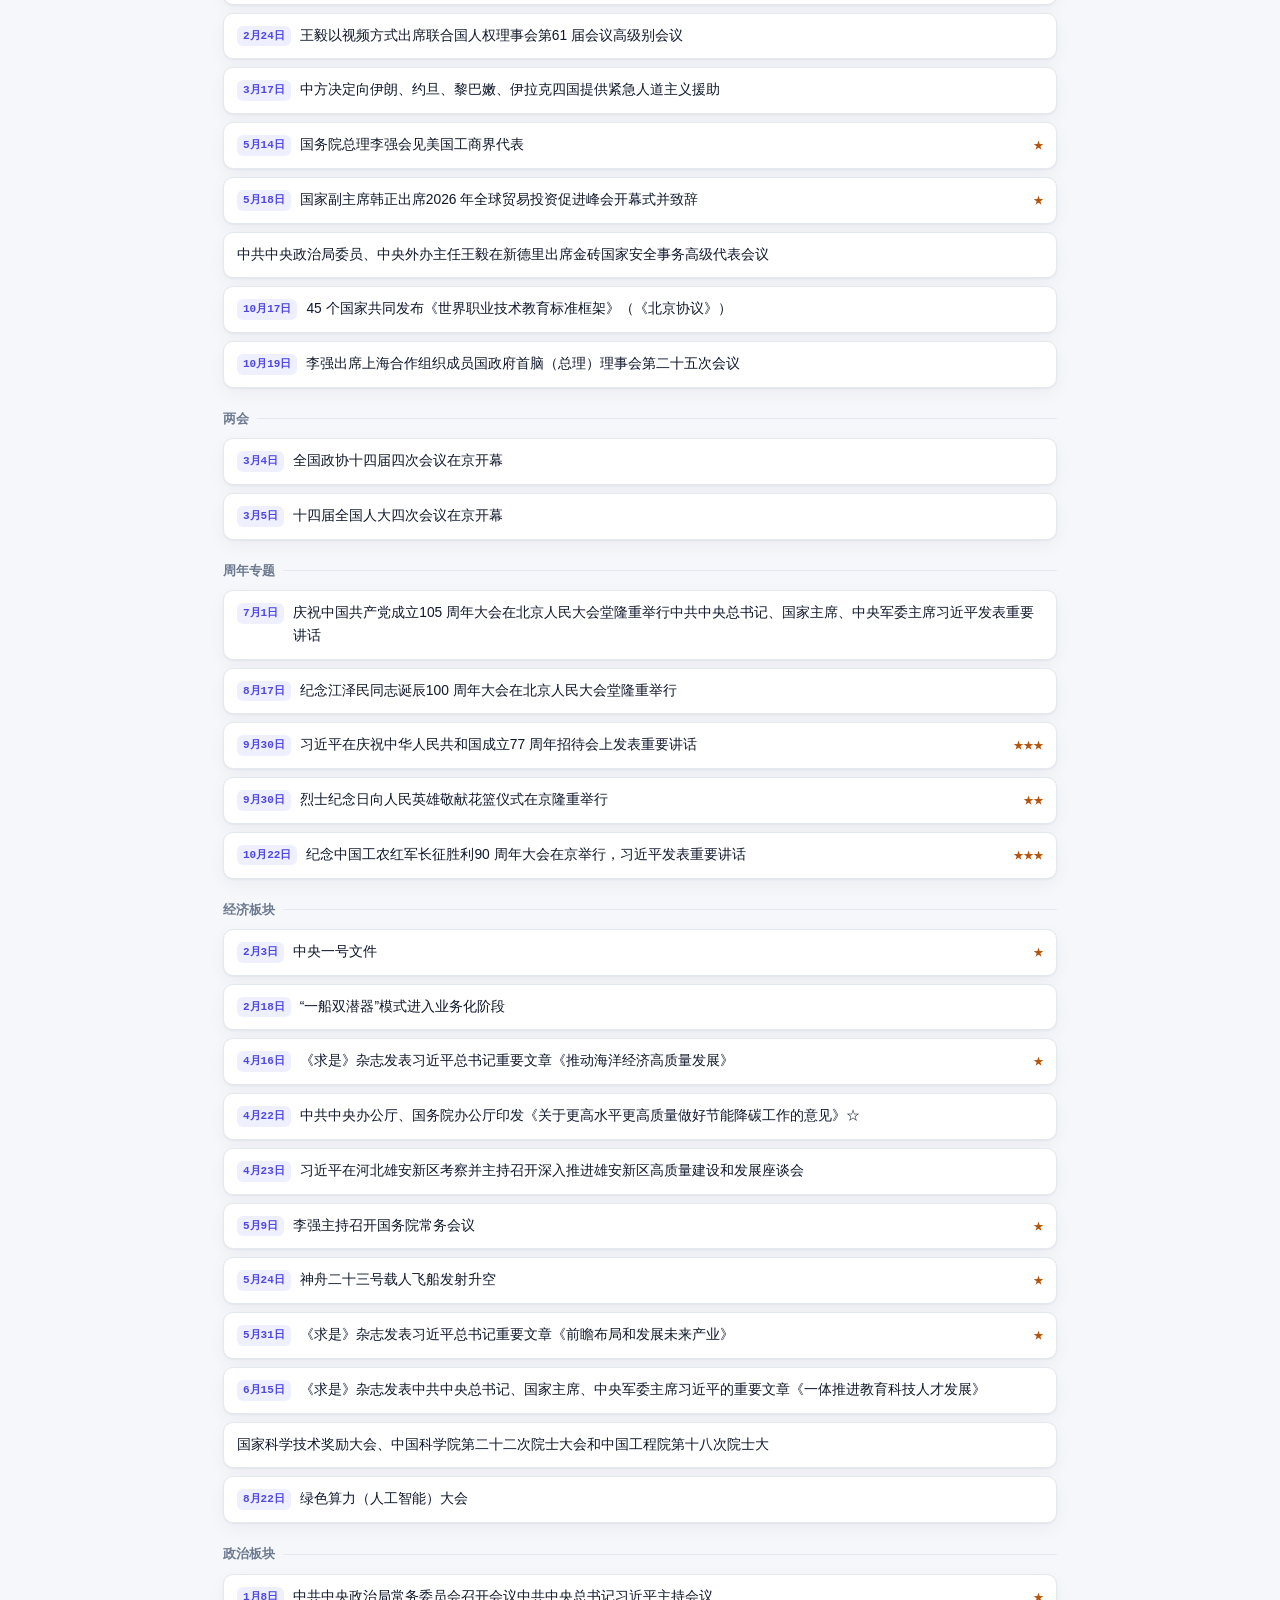
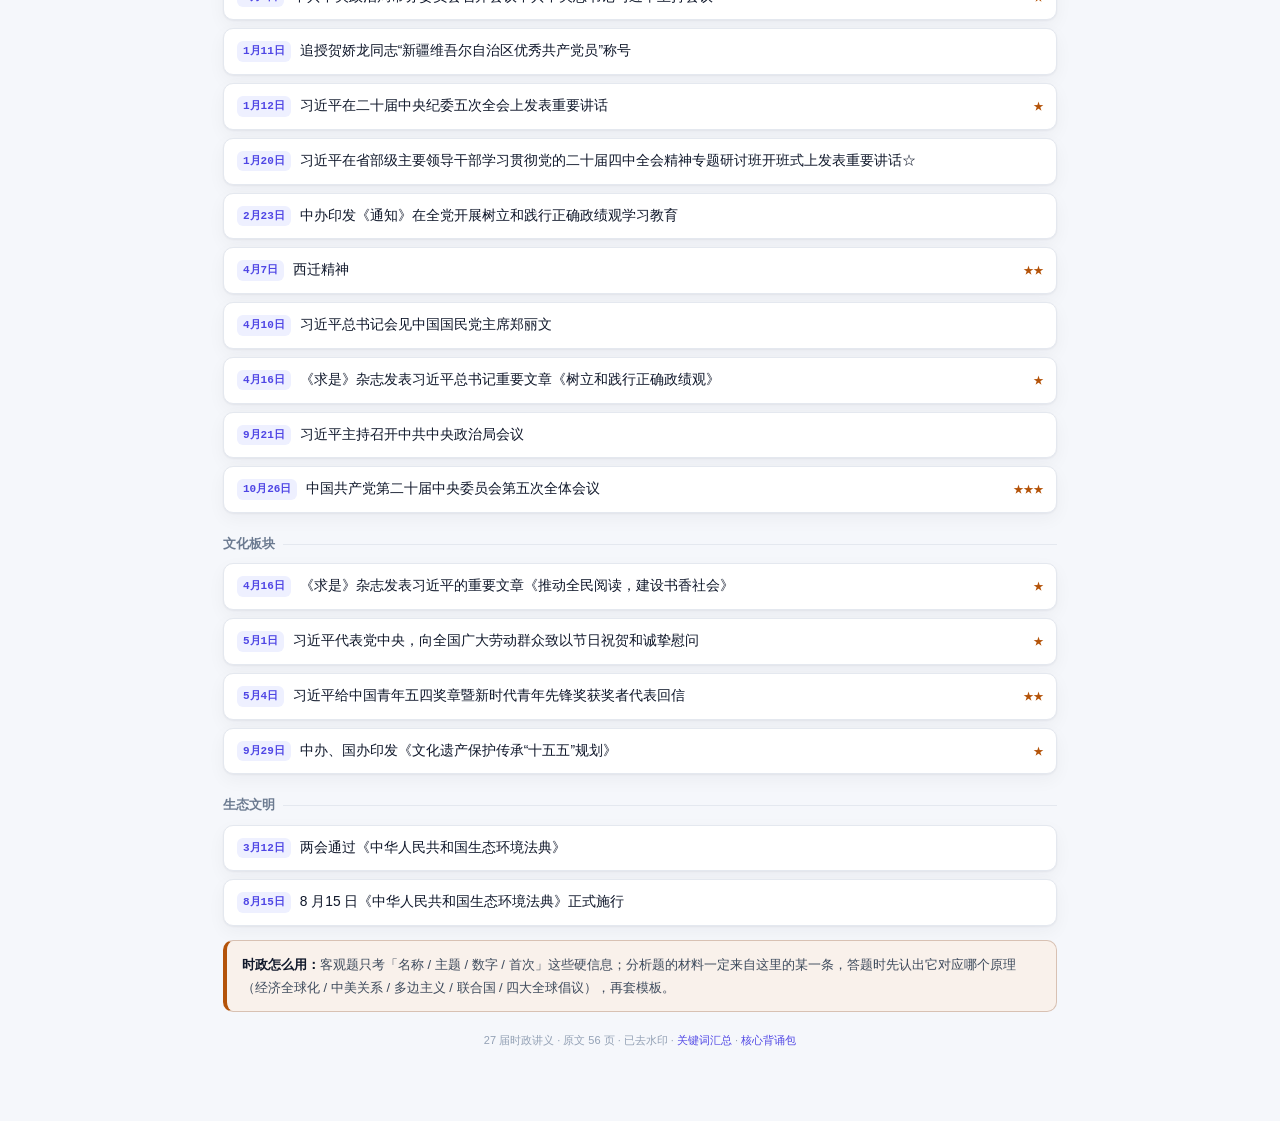
<file: pol/sz.html>
<!DOCTYPE html>
<html lang="zh-CN">
<head>
<meta charset="utf-8">
<meta name="viewport" content="width=device-width,initial-scale=1,viewport-fit=cover">
<meta name="color-scheme" content="light dark">
<title>时政线 · 27 届（手机版）</title>
<link rel="stylesheet" href="site.css">
<link rel="stylesheet" href="xdf.css">
<link rel="stylesheet" href="mobile.css">
</head>
<body>
<header class="ph"><span class="ph-b">政治 · 27 届资料</span><nav><a href="kw.html">关键词</a><a href="sz.html" class="on">时政线</a><a href="bs.html">核心包</a></nav></header>
<div class="pwrap">
<section class="hero home-hero">
        <span class="eyebrow">27 届 · 当代世界经济与政治 · 中心自研讲义</span>
        <h1>时政线 · 考什么、怎么答、都发生了什么</h1>
        <p>这一页不再用周年去猜题，而是把讲义本身拆成三段：<b>客观题</b>（基础概念 + 近年真题的命题长相）、<b>分析题</b>（三段救命模板 + 5 个常考原理的背诵要点）、<b>1—11 月时政汇总</b>（习总书记 17 场 + 其余领导人 7 场 + 两会 + 周年 + 经济 / 政治 / 文化 / 生态，每条带原文与例题）。时政汇总默认只显示标题，点开看正文。</p>
        <div class="acts">
          <a class="btn primary" href="#news">看时政汇总</a>
          <a class="btn" href="#ana">分析题模板</a>
          <a class="btn ghost" href="#obj">客观题基础</a>
        </div>
        <div class="kpi" id="szKpi"></div>
      </section>

      <div class="xdf-toolbar">
        <div class="chips">
          <a class="chip" href="#obj">① 客观题基础</a>
          <a class="chip" href="#tips">② 命题特点</a>
          <a class="chip" href="#ana">③ 分析题模板</a>
          <a class="chip" href="#news">④ 时政汇总</a>
        </div>
      </div>

      <div class="section-title" id="obj">① 客观题基础 <span class="n">概念先过关</span></div>
      <div id="objBox"></div>

      <div class="section-title" id="tips">② 命题特点 <span class="n">近年真题怎么问</span></div>
      <div id="tipsBox"></div>
      <div class="note tip"><b>用法：</b>这一节不是让你背答案，是让你认「长相」——单选偏文件名称 / 大会主题，题干里常藏解题信息；多选偏「意义 / 举措 / 原则」的四项并列表述。把题干读成「它在问哪一类」，比记住某个选项更稳。</div>

      <div class="section-title" id="ana">③ 分析题模板 <span class="n">三段救命 + 5 个原理</span></div>
      <div id="tplBox"></div>
      <div id="princBox"></div>

      <div class="section-title" id="news">④ 1—11 月时政汇总 <span class="n" id="newsN">58 条</span></div>
      <div class="xdf-toolbar" style="position:static;background:transparent;backdrop-filter:none;border-bottom:0;padding:0;margin-bottom:8px">
        <div class="chips" id="szChips"></div>
        <div class="grow"></div>
        <label class="xsearch"><span class="ic">🔍</span><input id="q" type="search" placeholder="搜标题或正文，如 十五五 / 上合 / 生态环境法典"></label>
      </div>
      <div class="xstat" id="newsStat"></div>
      <div id="newsBox"></div>

      <div class="note">
        <b>时政怎么用：</b>客观题只考「名称 / 主题 / 数字 / 首次」这些硬信息；分析题的材料一定来自这里的某一条，答题时先认出它对应哪个原理（经济全球化 / 中美关系 / 多边主义 / 联合国 / 四大全球倡议），再套模板。
      </div>

      <footer class="foot-note">
        27 届时政讲义 · 原文 56 页 · 已去水印 ·
        <a href="kw.html">关键词汇总</a> ·
        <a href="bs.html">核心背诵包</a></footer>
</div>
<script src="data/xdf_sz.js"></script>
<script>
(function(){
  var D=(window.XDF_SZ||{}).data||{basics:[],terms:[],situation:[],tips:{single:[],multi:[]},templates:[],principles:[],news:[]};
  var st={cat:'all',q:''};
  function $(s){return document.querySelector(s);}
  function esc(s){return String(s==null?'':s).replace(/&/g,'&amp;').replace(/</g,'&lt;').replace(/>/g,'&gt;').replace(/"/g,'&quot;');}
  function nl2(s){return esc(s).replace(/\n+/g,'</p><p>');}
  function stars(n){return n>0?'<span class="st">'+new Array(n+1).join('★')+'</span>':'';}

  function kpi(){
    var n=D.news.length,guo=0;
    D.news.forEach(function(x){if(/习总书记/.test(x.sec))guo++;});
    $('#szKpi').innerHTML=
      '<div class="hl"><b>'+n+'<i>条</i></b><span>1—11 月时政</span></div>'+
      '<div><b>'+guo+'<i>场</i></b><span>习总书记（国际 + 国内）</span></div>'+
      '<div><b>'+D.principles.length+'<i>个</i></b><span>分析题常考原理</span></div>'+
      '<div><b>'+(D.tips.single.length+D.tips.multi.length)+'<i>例</i></b><span>近年真题例证</span></div>';
    $('#newsN').textContent=n+' 条';
  }

  function objBox(){
    var h='';
    h+='<div class="tpl-x"><h3><span class="no">1</span>基础积累 · 国际关系术语</h3><div class="bd">';
    h+=D.basics.map(function(x){return x.k?('<b style="color:var(--red)">'+esc(x.k)+'：</b>'+esc(x.t)):esc(x.t);}).join('<br>');
    h+='</div></div>';
    h+='<details class="princ"><summary>名词了解 · 单边主义 / 保护主义 / 多边主义</summary><div class="pb">';
    D.terms.forEach(function(x){h+='<div class="blk"><span class="h">'+esc(x.k)+'</span><div class="d">'+esc(x.t)+'</div></div>';});
    h+='</div></details>';
    h+='<div class="tpl-x"><h3><span class="no">2</span>当前世界形势总结</h3><div class="bd">';
    h+=D.situation.map(function(x){return '<b style="color:var(--red)">'+esc(x.k)+'：</b>'+esc(x.t);}).join('<br>');
    h+='</div></div>';
    $('#objBox').innerHTML=h;
  }

  function tipCard(t,kind){
    var h='<details class="ztip" style="display:block"><summary style="list-style:none;cursor:pointer">'+
      '<div class="yo">'+esc(t.y)+(kind==='multi'?' · 多选':' · 单选')+'</div>'+
      '<div class="q">'+esc(t.stem).replace(/\n/g,'')+'</div></summary>';
    if(t.opts&&t.opts.length){
      h+='<div style="margin-top:6px">';
      t.opts.forEach(function(o){h+='<div class="o"><b>'+esc(o.k)+'</b><span>'+esc(o.t)+'</span></div>';});
      h+='</div>';
      h+='<div class="a">'+(t.ans?('答案：'+esc(t.ans)):'讲义例证 · 只讲命题方式，未给答案')+'</div>';
    }
    h+='</details>';
    return h;
  }
  function tipsBox(){
    var h='<div class="xstat"><b>单选 '+D.tips.single.length+' 例</b> · 偏文件名称 / 大会主题，题干常藏解题信息　·　<b>多选 '+D.tips.multi.length+' 例</b> · 偏意义 / 举措 / 原则并列表述</div>';
    h+='<div class="section-title" style="margin-top:6px">单选题命题特点</div>';
    h+=D.tips.single.map(function(t){return tipCard(t,'single');}).join('');
    h+='<div class="section-title" style="margin-top:14px">多选题命题特点</div>';
    h+=D.tips.multi.map(function(t){return tipCard(t,'multi');}).join('');
    $('#tipsBox').innerHTML=h;
  }

  function tplBox(){
    var h='<div class="note tip" style="margin-bottom:10px"><b>三段救命模板：</b>世界背景先定调 → 万能意义句 → 中国贡献与措施。分析题先写这三段，再按设问补材料。</div>';
    D.templates.forEach(function(t,i){
      h+='<details class="princ"'+(i===0?' open':'')+'><summary>'+esc(t.t)+'</summary><div class="pb"><div style="white-space:pre-wrap">'+esc(t.d)+'</div></div></details>';
    });
    $('#tplBox').innerHTML=h;
    var p='<div class="section-title" style="margin-top:14px">常考原理 <span class="n">5 个 · 背要点</span></div>';
    D.principles.forEach(function(pr,i){
      p+='<details class="princ"'+(i===0?' open':'')+'><summary>'+esc(pr.t)+'</summary><div class="pb">';
      pr.blocks.forEach(function(b){
        p+='<div class="blk"><span class="h">'+esc(b.h)+'</span><div class="d">'+esc(b.d)+'</div></div>';
      });
      p+='</div></details>';
    });
    $('#princBox').innerHTML=p;
  }

  function cats(){
    var map={all:0,'习总书记':0,'其余领导人':0};
    D.news.forEach(function(n){
      map.all++;
      if(/习总书记/.test(n.sec)) map['习总书记']++;
      else if(/其余领导人/.test(n.sec)) map['其余领导人']++;
      else map[n.part]=(map[n.part]||0)+1;
    });
    return map;
  }
  function szChips(){
    var map=cats(),order=['all','习总书记','其余领导人','两会','周年专题','经济板块','政治板块','文化板块','生态文明'];
    var html='';
    order.forEach(function(k){
      if(k!=='all'&&!map[k])return;
      html+='<button class="chip'+(st.cat===k?' on':'')+'" data-c="'+esc(k)+'">'+(k==='all'?'全部':k)+'<span class="n">'+map[k]+'</span></button>';
    });
    $('#szChips').innerHTML=html;
    Array.prototype.forEach.call(document.querySelectorAll('#szChips .chip'),function(el){
      el.onclick=function(){st.cat=el.getAttribute('data-c');szChips();newsBox();};
    });
  }
  function pick(n){
    if(st.cat==='all')return true;
    if(st.cat==='习总书记')return /习总书记/.test(n.sec);
    if(st.cat==='其余领导人')return /其余领导人/.test(n.sec);
    return n.part===st.cat;
  }
  function newsBox(){
    var q=(st.q||'').trim().toLowerCase();
    var rows=D.news.filter(function(n){
      if(!pick(n))return false;
      if(!q)return true;
      return (n.title+' '+n.body+' '+n.part+' '+n.sec).toLowerCase().indexOf(q)>=0;
    });
    var h='',lastPart='';
    rows.forEach(function(n){
      if(n.part!==lastPart){
        h+='<div class="sz-part">'+esc(n.part)+'</div>';
        lastPart=n.part;
      }
      h+='<details class="news"><summary>'+
        (n.date?'<span class="dt">'+esc(n.date)+'</span>':'')+
        '<span class="tt">'+esc(n.title).replace(/（\d{1,2}\s*月[^）]*）/g,'')+'</span>'+stars(n.stars)+'</summary>'+
        '<div class="bd"><p>'+nl2(n.body)+'</p>';
      if(n.sec&&n.sec!==n.part){h+='<div class="tag-line"><span class="tg">'+esc(n.sec)+'</span></div>';}
      if(n.ex&&n.ex.stem){
        h+='<div class="exm"><div class="q">【例题】'+esc(n.ex.stem).replace(/\n/g,'')+'</div>';
        (n.ex.opts||[]).forEach(function(o){h+='<div class="o"><b>'+esc(o.k)+'</b><span>'+esc(o.t)+'</span></div>';});
        if(n.ex.ans)h+='<div class="a">答案：'+esc(n.ex.ans)+'</div>';
        h+='</div>';
      }
      h+='</div></details>';
    });
    if(!h)h='<div class="xempty">没有匹配的时政，换个关键词。</div>';
    $('#newsBox').innerHTML=h;
    $('#newsStat').innerHTML='当前显示 <b>'+rows.length+'</b> / '+D.news.length+' 条 · 带例题 <b>'+D.news.filter(function(n){return n.ex&&n.ex.stem;}).length+'</b> 条';
  }

  var t=null;
  $('#q').oninput=function(){clearTimeout(t);t=setTimeout(function(){st.q=$('#q').value;newsBox();},150);};

  kpi();objBox();tipsBox();tplBox();szChips();newsBox();
})();
</script>
</body>
</html>
</file>
<file: pol/site.css>
/* ==========================================================================
   考研政治 · 学习站 —— 设计系统 v2
   视觉语言对齐「349 学习控制台 / assets/hub.css」：
     shadcn/ui（令牌与外壳）· Ant Design Pro（分组导航）· Tabler（高密度卡片）
     mkdocs-material（内容层级与锚点）
   保留 v1 全部类名（.wrap/.card/.kpi/.q/.opts/.toolbar …），旧页面无需改动即可升级。
   ========================================================================== */
:root{
  --ink:#0f172a; --ink2:#3d4a5c; --muted:#6b7a90; --muted2:#93a1b5;
  --line:#e4e8ef; --line2:#eef1f6;
  --bg:#f5f7fb; --card:#fff; --card2:#f8fafd;
  --brand:#4f46e5; --brand-bg:#eef0ff; --brand-2:#0ea5e9;
  --teal:#0f766e; --teal-bg:#e8f6f3;
  --org:#c2410c; --org-bg:#fdf0e7;
  --red:#b91c1c; --red-bg:#fdeeee;
  --gold:#b45309; --gold-bg:#fdf4e7;
  --ok:#0a7a4f;
  --side:#0b1220; --side2:#111b2e;
  --r:14px; --r-sm:10px; --r-xs:7px;
  --sh:0 1px 2px rgba(15,23,42,.05), 0 6px 18px rgba(15,23,42,.045);
  --sh-hover:0 2px 4px rgba(15,23,42,.06), 0 16px 34px rgba(15,23,42,.12);
  --sh-lg:0 24px 60px rgba(15,23,42,.18);
  --mono:ui-monospace,SFMono-Regular,Menlo,Consolas,monospace;
  --maxw:1060px;
  --t-fast:.14s; --t:.22s;
}
@media (prefers-color-scheme:dark){
  :root{
    --ink:#e8eef8; --ink2:#b6c3d6; --muted:#8b9cb4; --muted2:#6e7f97;
    --line:#243141; --line2:#1d2735;
    --bg:#0c1220; --card:#141c2b; --card2:#182133;
    --brand:#818cf8; --brand-bg:#1e2547; --brand-2:#38bdf8;
    --teal:#2dd4bf; --teal-bg:#0f2b28;
    --org:#fb923c; --org-bg:#2c1c11;
    --red:#f87171; --red-bg:#2e1618;
    --gold:#fbbf24; --gold-bg:#2a2011;
    --ok:#4ade80;
    --side:#070b14; --side2:#0d1424;
    --sh:0 1px 2px rgba(0,0,0,.5), 0 8px 22px rgba(0,0,0,.35);
    --sh-hover:0 2px 6px rgba(0,0,0,.5), 0 18px 40px rgba(0,0,0,.5);
    --sh-lg:0 24px 60px rgba(0,0,0,.6);
  }
}
*{box-sizing:border-box}
html{-webkit-text-size-adjust:100%;scroll-behavior:smooth}
body{
  margin:0;background:var(--bg);color:var(--ink);
  font:15px/1.72 -apple-system,BlinkMacSystemFont,"PingFang SC","Hiragino Sans GB","Microsoft YaHei",sans-serif;
  -webkit-font-smoothing:antialiased;
}
::selection{background:#c7d2fe;color:#111}
a{color:var(--brand);text-decoration:none}
a:hover{text-decoration:underline}
a.back{font-size:13px;color:var(--muted);text-decoration:none;display:inline-flex;align-items:center;gap:5px}
a.back:hover{color:var(--brand)}
h1{font-size:25px;line-height:1.3;margin:0 0 6px;letter-spacing:-.2px}
h2{font-size:16.5px;margin:26px 0 10px;letter-spacing:-.1px}
h3{font-size:14.5px;margin:0 0 6px}
img{max-width:100%}
code{background:var(--card2);border:1px solid var(--line);border-radius:var(--r-xs);
  padding:1px 6px;font:12px/1.5 var(--mono);color:var(--brand)}
kbd{font:600 10.5px/1 var(--mono);border:1px solid var(--line);border-bottom-width:2px;
  border-radius:5px;padding:3px 5px;background:var(--card2);color:var(--muted)}

/* ------------------------------------------------ 页面骨架（无侧栏页面） */
.wrap{max-width:var(--maxw);margin:0 auto;padding:22px 20px 96px}
.lead{color:var(--muted);font-size:13.5px;margin:0 0 18px;max-width:78ch}
.muted{color:var(--muted2)}

/* ------------------------------------------------ 349 式外壳：侧栏 + 顶栏 */
.skip{position:absolute;left:-9999px;top:0;z-index:999;background:var(--brand);color:#fff;
  padding:9px 14px;border-radius:0 0 var(--r-sm) 0}
.skip:focus{left:0}
.app{display:grid;grid-template-columns:250px minmax(0,1fr);min-height:100vh}
.side{position:sticky;top:0;height:100vh;overflow:auto;z-index:60;display:flex;flex-direction:column;
  background:linear-gradient(178deg,var(--side) 0%,var(--side2) 100%);color:#cbd5e1;
  border-right:1px solid rgba(148,163,184,.12)}
.side::-webkit-scrollbar{width:6px}
.side::-webkit-scrollbar-thumb{background:rgba(148,163,184,.28);border-radius:6px}
.brand{display:flex;align-items:center;gap:11px;padding:19px 18px 14px;text-decoration:none}
.brand:hover{text-decoration:none}
.brand .logo{width:37px;height:37px;flex:none;border-radius:12px;display:grid;place-items:center;
  background:linear-gradient(135deg,#6366f1,#0ea5e9);color:#fff;font-weight:900;font-size:14px;
  letter-spacing:-.5px;box-shadow:0 6px 16px rgba(79,70,229,.42)}
.brand b{display:block;font-size:15px;color:#f1f5f9;letter-spacing:.3px}
.brand span{display:block;font-size:10.5px;color:#7c8ba1;letter-spacing:1.8px;margin-top:2px}
.side nav{padding:4px 10px 16px;flex:1}
.nav-group{margin-top:15px}
.nav-group>span{display:block;padding:0 10px 6px;font-size:10.5px;letter-spacing:1.6px;
  color:#5b6b83;font-weight:700;text-transform:uppercase}
.nav-item{display:flex;align-items:center;gap:9px;padding:8px 11px;border-radius:9px;margin-bottom:2px;
  font-size:13.6px;color:#b8c4d6;border:1px solid transparent;transition:var(--t-fast);cursor:pointer}
.nav-item:hover{background:rgba(148,163,184,.1);color:#fff;text-decoration:none}
.nav-item.on{background:rgba(99,102,241,.18);color:#fff;border-color:rgba(129,140,248,.35);font-weight:600}
.nav-item svg,.nav-item i{width:16px;height:16px;flex:none;opacity:.8;font-style:normal;text-align:center}
.nav-item .cnt{margin-left:auto;font-size:10.5px;color:#8ea0b8;background:rgba(148,163,184,.14);
  border-radius:999px;padding:1px 7px;font-variant-numeric:tabular-nums}
.nav-sub{padding:2px 0 2px 14px}
.nav-sub .nav-item{padding:6.5px 10px;font-size:13px}
.side-foot{padding:12px 16px 16px;border-top:1px solid rgba(148,163,184,.13);font-size:11.5px;color:#7b8ba1;line-height:1.7}
.side-foot b{color:#e2e8f0;font-size:13px}
.main{min-width:0;display:flex;flex-direction:column}
.topbar{position:sticky;top:0;z-index:50;display:flex;align-items:center;gap:12px;min-height:56px;
  padding:9px 24px;background:color-mix(in srgb,var(--bg) 88%,transparent);
  backdrop-filter:saturate(1.6) blur(10px);border-bottom:1px solid var(--line);flex-wrap:wrap}
.crumb{display:flex;align-items:center;gap:8px;font-size:13px;color:var(--muted);min-width:0}
.crumb b{color:var(--ink);font-size:14px;font-weight:700}
.crumb .sep{color:var(--muted2)}
.grow{flex:1}
.app main{padding:22px 24px 40px;max-width:1280px;width:100%;margin:0 auto;flex:1}
.app footer{padding:8px 24px 26px;text-align:center;font-size:11.5px;color:var(--muted2);line-height:1.9}
.menu-btn{display:none;border:1px solid var(--line);background:var(--card);border-radius:9px;
  width:34px;height:34px;cursor:pointer;color:var(--ink)}
.scrim{display:none}

/* ------------------------------------------------ Hero */
.hero{position:relative;overflow:hidden;border:1px solid var(--line);border-radius:18px;
  background:
    radial-gradient(680px 220px at 12% -30%,color-mix(in srgb,var(--brand) 16%,transparent),transparent 70%),
    radial-gradient(520px 200px at 92% -10%,color-mix(in srgb,var(--brand-2) 14%,transparent),transparent 70%),
    var(--card);
  padding:22px 24px 20px;box-shadow:var(--sh);margin-bottom:18px}
.hero::after{content:"";position:absolute;right:-40px;top:-40px;width:180px;height:180px;border-radius:50%;
  border:1px dashed color-mix(in srgb,var(--brand) 28%,transparent);opacity:.55;pointer-events:none}
.hero .eyebrow{display:inline-flex;align-items:center;gap:6px;font-size:11px;font-weight:700;
  letter-spacing:1.4px;color:var(--brand);background:var(--brand-bg);border-radius:999px;padding:3px 10px;margin-bottom:10px}
.hero h1{margin:0 0 6px}
.hero p{margin:0;color:var(--muted);font-size:13.5px;max-width:82ch}
.hero .acts{display:flex;gap:8px;flex-wrap:wrap;margin-top:14px}

/* ------------------------------------------------ 卡片 / 分组 */
.card{background:var(--card);border:1px solid var(--line);border-radius:var(--r);padding:16px 18px;
  margin:0 0 12px;box-shadow:var(--sh);transition:var(--t)}
a.card{display:block;text-decoration:none;color:inherit;border-left:4px solid var(--brand)}
a.card:hover{text-decoration:none;box-shadow:var(--sh-hover);transform:translateY(-2px)}
.card .t{font-size:15.5px;font-weight:700;display:flex;gap:9px;align-items:center;flex-wrap:wrap}
.card .d{font-size:13px;color:var(--ink2);margin-top:5px;line-height:1.72}
.card .meta{font-size:11.5px;color:var(--muted2);margin-top:8px}
.star{background:var(--brand);color:#fff;font-size:10.5px;border-radius:6px;padding:2px 7px;font-weight:700;letter-spacing:.4px}
.star.teal{background:var(--teal)} .star.gold{background:var(--gold)} .star.red{background:var(--red)}
/* 分组卡片网格（首页） */
.grid-cards{display:grid;grid-template-columns:repeat(auto-fit,minmax(300px,1fr));gap:12px;margin:0 0 8px}
.grid-cards a.card{margin:0;height:100%}
.section-title{display:flex;align-items:center;gap:9px;font-size:12px;font-weight:800;color:var(--muted);
  margin:26px 0 11px;letter-spacing:.12em;text-transform:uppercase}
.section-title::after{content:"";flex:1;height:1px;background:var(--line)}
.section-title .n{font-weight:700;color:var(--brand);background:var(--brand-bg);border-radius:999px;
  padding:1px 8px;font-size:11px;letter-spacing:0}

/* 统计块 */
.kpi{display:grid;grid-template-columns:repeat(auto-fit,minmax(140px,1fr));gap:10px;margin:14px 0 4px}
.kpi>div{background:var(--card);border:1px solid var(--line);border-radius:var(--r-sm);padding:12px 14px;box-shadow:var(--sh)}
.kpi b{display:block;font-size:22px;line-height:1.3;color:var(--ink);font-variant-numeric:tabular-nums;letter-spacing:-.5px}
.kpi b i{font-style:normal;font-size:12px;color:var(--muted2);font-weight:600;margin-left:3px}
.kpi span{font-size:11.5px;color:var(--muted)}
.kpi>div.hl{background:linear-gradient(160deg,var(--brand-bg),var(--card))}
.kpi>div.hl b{color:var(--brand)}

/* 表格 */
table{border-collapse:separate;border-spacing:0;width:100%;font-size:13.5px;background:var(--card);
  border:1px solid var(--line);border-radius:var(--r-sm);overflow:hidden;box-shadow:var(--sh);margin:0 0 8px}
th,td{padding:9px 12px;border-bottom:1px solid var(--line2);text-align:left;vertical-align:top}
th{background:var(--card2);color:var(--muted);font-weight:700;font-size:12px;letter-spacing:.03em;white-space:nowrap}
tr:last-child td{border-bottom:none}
tbody tr:hover td{background:color-mix(in srgb,var(--brand) 4%,var(--card))}
td.num{font-variant-numeric:tabular-nums;text-align:right;white-space:nowrap}
.tablewrap{overflow-x:auto;margin:0 0 10px;border-radius:var(--r-sm)}
.tablewrap table{margin:0}

/* 条形 */
.bar{height:9px;border-radius:5px;background:var(--line2);position:relative;min-width:70px;overflow:hidden}
.bar i{position:absolute;left:0;top:0;bottom:0;border-radius:5px;
  background:linear-gradient(90deg,var(--brand),var(--brand-2))}

/* 提示块 */
.note{background:color-mix(in srgb,var(--gold) 8%,var(--card));border:1px solid color-mix(in srgb,var(--gold) 26%,var(--line));
  border-left:4px solid var(--gold);border-radius:var(--r-sm);padding:12px 15px;font-size:13px;
  color:var(--ink2);margin:14px 0;line-height:1.78}
.note b{color:var(--ink)}
.note.tip{background:color-mix(in srgb,var(--brand) 7%,var(--card));border-color:color-mix(in srgb,var(--brand) 24%,var(--line));border-left-color:var(--brand)}

/* 胶囊 / 标签 */
.chip{display:inline-flex;align-items:center;gap:5px;font-size:12px;border-radius:999px;padding:3px 10px;
  background:var(--card2);color:var(--ink2);border:1px solid var(--line);cursor:pointer;transition:var(--t-fast);white-space:nowrap}
.chip:hover{border-color:color-mix(in srgb,var(--brand) 45%,var(--line));color:var(--ink)}
.chip.on{background:var(--brand);border-color:var(--brand);color:#fff;font-weight:600}
.chip .dot{width:7px;height:7px;border-radius:50%;background:currentColor;opacity:.85}
.pill{background:var(--card2);color:var(--muted);border:1px solid var(--line);border-radius:6px;padding:1px 7px;font-size:11.5px}
.pred{background:var(--gold-bg);color:var(--gold);border-radius:6px;padding:1px 7px;font-size:11.5px;font-weight:700}
.pred.hi{background:var(--red-bg);color:var(--red)}
.tag{display:inline-block;font-size:11.5px;font-weight:700;color:#fff;border-radius:6px;padding:1px 7px}
.btn{border:1px solid var(--line);background:var(--card);color:var(--ink);border-radius:9px;
  padding:6px 12px;font-size:12.5px;cursor:pointer;transition:var(--t-fast);font-family:inherit}
.btn:hover{border-color:color-mix(in srgb,var(--brand) 50%,var(--line));box-shadow:0 4px 12px rgba(79,70,229,.12)}
.btn.primary{background:var(--brand);border-color:var(--brand);color:#fff;font-weight:600}
.btn.primary:hover{filter:brightness(1.06)}
.btn.ghost{background:transparent}
.btn[disabled]{opacity:.45;cursor:not-allowed}

/* 顶栏工具条（旧页面 toolbar） */
.toolbar{position:sticky;top:0;z-index:20;background:color-mix(in srgb,var(--bg) 88%,transparent);
  backdrop-filter:blur(10px);padding:10px 0 8px;margin:0 0 14px;border-bottom:1px solid var(--line);
  display:flex;flex-wrap:wrap;gap:7px;align-items:center}
.toolbar button{border:1px solid var(--line);background:var(--card);color:var(--ink);border-radius:9px;
  padding:5px 12px;font-size:13px;cursor:pointer;transition:var(--t-fast);font-family:inherit}
.toolbar button:hover{border-color:var(--brand)}
.toolbar button.on{background:var(--brand);color:#fff;border-color:var(--brand);font-weight:600}
.toolbar .spacer{flex:1}
.toolbar .hint{font-size:12px;color:var(--muted2)}

/* ------------------------------------------------ 题目卡片（旧页面沿用） */
.q{background:var(--card);border:1px solid var(--line);border-radius:var(--r);padding:15px 17px;
  margin:0 0 11px;box-shadow:var(--sh);transition:var(--t)}
.q:hover{box-shadow:var(--sh-hover)}
.q.done{opacity:.58}
.q .no{font-weight:800;color:var(--brand);margin-right:5px;font-variant-numeric:tabular-nums}
.stem{display:inline;line-height:1.85}
.opts{margin:9px 0 0;padding:0;list-style:none;display:grid;grid-template-columns:1fr 1fr;gap:5px 18px}
@media (max-width:640px){.opts{grid-template-columns:1fr}}
.opts li{font-size:14px;color:var(--ink2);background:var(--card2);border:1px solid var(--line2);
  border-radius:8px;padding:5px 9px;line-height:1.66}
.opts li b{color:var(--muted2);font-weight:700;margin-right:6px}
.opts li.right{color:var(--ok);font-weight:600;background:color-mix(in srgb,var(--ok) 8%,var(--card))}
.foot{display:flex;flex-wrap:wrap;align-items:center;gap:8px;margin-top:10px;font-size:12.5px;
  color:var(--muted2);border-top:1px dashed var(--line);padding-top:9px}
.ans{color:var(--ok);font-weight:700}
.ans.na{color:var(--muted2);font-weight:400}
.ch{margin:4px 0 0;padding-left:18px;font-size:13.5px;color:var(--ink2);columns:2;column-gap:26px}
@media(max-width:640px){.ch{columns:1}}
footer.foot-note{color:var(--muted2);font-size:12px;text-align:center;margin-top:34px;line-height:1.9}

/* 加载 */
.loading{display:flex;align-items:center;gap:10px;color:var(--muted);font-size:13px;padding:22px 4px}
.dotpulse{width:9px;height:9px;border-radius:50%;background:var(--brand);animation:pulse 1.1s infinite ease-in-out}
@keyframes pulse{0%,100%{transform:scale(.7);opacity:.45}50%{transform:scale(1);opacity:1}}

/* 回到顶部 */
.fab-top{position:fixed;right:20px;bottom:22px;z-index:70;width:40px;height:40px;border-radius:12px;
  border:1px solid var(--line);background:var(--card);color:var(--ink);box-shadow:var(--sh-hover);
  cursor:pointer;display:grid;place-items:center;opacity:0;pointer-events:none;transition:var(--t)}
.fab-top.show{opacity:1;pointer-events:auto}

/* ------------------------------------------------ 响应式外壳 */
@media (max-width:900px){
  .app{grid-template-columns:1fr}
  .side{position:fixed;left:0;top:0;width:262px;transform:translateX(-102%);transition:transform .26s cubic-bezier(.4,0,.2,1)}
  .side.open{transform:none;box-shadow:0 0 60px rgba(0,0,0,.5)}
  .menu-btn{display:grid;place-items:center}
  .scrim.show{display:block;position:fixed;inset:0;background:rgba(8,12,20,.5);z-index:55;backdrop-filter:blur(2px)}
  .app main{padding:16px 14px 40px}
  .topbar{padding:8px 14px}
  .hero{padding:18px 16px;border-radius:16px}
  h1{font-size:21px}
}

@media print{
  .side,.topbar,.btn,.chipbar,.fab-top,.scrim,.stage-bar{display:none!important}
  .app{grid-template-columns:1fr}
  body{background:#fff}
  .q,.card{break-inside:avoid;box-shadow:none;border:1px solid #ddd}
}
@media (prefers-reduced-motion:reduce){
  *{animation-duration:.01ms!important;transition-duration:.01ms!important;scroll-behavior:auto!important}
}

/* ------------------------------------------------ 顶部导航（非外壳页面共用，由 assets/nav.js 注入） */
.topnav{position:sticky;top:0;z-index:80;display:flex;align-items:center;gap:6px;
  padding:8px 18px;background:color-mix(in srgb,var(--bg) 90%,transparent);
  backdrop-filter:saturate(1.6) blur(12px);border-bottom:1px solid var(--line);
  overflow-x:auto;scrollbar-width:none}
.topnav::-webkit-scrollbar{display:none}
.topnav .tv-brand{display:flex;align-items:center;gap:9px;margin-right:10px;flex:none;text-decoration:none}
.topnav .tv-brand:hover{text-decoration:none}
.topnav .tv-brand .logo{width:28px;height:28px;border-radius:9px;display:grid;place-items:center;
  background:linear-gradient(135deg,#6366f1,#0ea5e9);color:#fff;font-weight:900;font-size:12px;
  box-shadow:0 4px 12px rgba(79,70,229,.35)}
.topnav .tv-brand b{font-size:13.5px;color:var(--ink);letter-spacing:.2px;white-space:nowrap}
.topnav a.tv{font-size:13px;color:var(--muted);padding:6px 10px;border-radius:8px;white-space:nowrap;
  border:1px solid transparent;text-decoration:none;transition:var(--t-fast)}
.topnav a.tv:hover{color:var(--ink);background:var(--card2);text-decoration:none}
.topnav a.tv.on{color:var(--brand);background:var(--brand-bg);border-color:color-mix(in srgb,var(--brand) 22%,transparent);font-weight:650}
.topnav .tv-new{font-size:9.5px;font-weight:800;color:#fff;background:var(--red);border-radius:4px;padding:0 4px;margin-left:4px;vertical-align:1px}

/* ------------------------------------------------ 首页（目录总览）v3 */
.home-hero{padding:26px 28px 24px}
.home-hero h1{font-size:29px;letter-spacing:-.6px;max-width:26ch;line-height:1.28}
.home-hero p{font-size:14px;line-height:1.82}
.home-hero .acts{margin-top:16px}
.home-hero .acts .btn{text-decoration:none;display:inline-flex;align-items:center;gap:6px}
.home-hero .kpi{margin-top:18px}
.home-hero .kpi>div{padding:13px 15px}
.home-hero .kpi b{font-size:25px}
@media (max-width:900px){
  .home-hero{padding:20px 17px;border-radius:16px}
  .home-hero h1{font-size:23px;letter-spacing:-.3px}
  .home-hero .acts{gap:7px}
}

/* 头条入口：史纲时间线 */
.feature{display:grid;grid-template-columns:minmax(0,1fr) 258px;gap:24px;align-items:center;
  background:linear-gradient(118deg,color-mix(in srgb,var(--brand) 10%,var(--card)) 0%,var(--card) 60%);
  border:1px solid color-mix(in srgb,var(--brand) 26%,var(--line));border-radius:18px;
  padding:20px 24px;text-decoration:none;color:inherit;box-shadow:var(--sh);
  transition:var(--t);margin:0 0 4px;position:relative;overflow:hidden}
.feature::after{content:"";position:absolute;right:-70px;bottom:-80px;width:220px;height:220px;border-radius:50%;
  background:radial-gradient(circle,color-mix(in srgb,var(--brand) 16%,transparent),transparent 68%);pointer-events:none}
.feature:hover{text-decoration:none;box-shadow:var(--sh-hover);transform:translateY(-2px)}
.feature .ft-badge{display:inline-flex;align-items:center;gap:6px;font-size:11px;font-weight:800;letter-spacing:.07em;
  color:#fff;background:linear-gradient(135deg,#6366f1,#0ea5e9);border-radius:999px;padding:3px 11px;
  box-shadow:0 4px 12px rgba(79,70,229,.32)}
.feature h2{font-size:19.5px;margin:11px 0 7px;letter-spacing:-.2px}
.feature p{margin:0;color:var(--ink2);font-size:13px;line-height:1.78;max-width:64ch}
.feature .ft-go{display:inline-flex;align-items:center;gap:6px;margin-top:12px;font-size:12.5px;font-weight:700;color:var(--brand)}
.feature .ft-side{display:grid;grid-template-columns:1fr 1fr;gap:9px;position:relative;z-index:1}
.feature .ft-side>div{background:var(--card);border:1px solid var(--line);border-radius:12px;padding:10px 12px;text-align:center}
.feature .ft-side b{display:block;font-size:21px;line-height:1.24;color:var(--brand);font-variant-numeric:tabular-nums;letter-spacing:-.5px}
.feature .ft-side span{display:block;font-size:10.8px;color:var(--muted);line-height:1.4;margin-top:1px}
@media (max-width:820px){.feature{grid-template-columns:1fr;gap:16px;padding:17px 16px}}
@media (max-width:480px){.feature .ft-side{grid-template-columns:1fr 1fr;gap:7px}.feature .ft-side b{font-size:19px}}

/* 卡片单字图标 */
.card .ic{width:34px;height:34px;flex:none;border-radius:11px;display:grid;place-items:center;
  font-size:15px;font-weight:900;letter-spacing:0;color:var(--brand);background:var(--brand-bg)}
.card .ic.teal{color:var(--teal);background:var(--teal-bg)}
.card .ic.org{color:var(--org);background:var(--org-bg)}
.card .ic.gold{color:var(--gold);background:var(--gold-bg)}
.card .ic.red{color:var(--red);background:var(--red-bg)}
.grid-cards a.card{padding:15px 17px}
.grid-cards a.card .t{font-size:15px}

/* ------------------------------------------------ 真题作答（先做后看） */
.opts li.opt{cursor:pointer;transition:var(--t-fast)}
.opts li.opt:hover{border-color:color-mix(in srgb,var(--brand) 45%,var(--line));
  background:color-mix(in srgb,var(--brand) 5%,var(--card2))}
.opts li.picked{border-color:var(--brand);background:var(--brand-bg);color:var(--brand);font-weight:700}
.opts li.wrong{border-color:color-mix(in srgb,var(--red) 55%,var(--line));background:var(--red-bg);
  color:var(--red);font-weight:600}
.q.revealed .opts li.opt{cursor:default}
.q.revealed .opts li.opt:not(.right):not(.wrong):hover{border-color:var(--line2);background:var(--card2)}
.pickhint{font-size:12px;color:var(--muted2)}
.pickhint b{color:var(--brand)}
.foot .ans.ok{color:var(--ok)}
.foot .ans.bad{color:var(--red)}
.foot .ans.na{color:var(--muted2);font-weight:400}
.q.nopick .pickhint{color:var(--red);font-weight:700}

/* ------------------------------------------------ 时政押题线 */
.sz-bar{display:flex;align-items:center;gap:10px;flex-wrap:wrap;margin:0 0 10px}
.sz-years{display:flex;gap:6px;flex-wrap:wrap}
.sz-years .btn{display:inline-flex;align-items:center;gap:4px}
.sz-q{font-size:11px;opacity:.72}
.sz-chk{display:inline-flex;align-items:center;gap:6px;font-size:12.5px;color:var(--ink2);cursor:pointer;
  user-select:none;white-space:nowrap}
.sz-sum{font-size:13px;color:var(--ink2);margin:0 0 12px;line-height:1.75}
.sz-sum b{color:var(--brand)}
.sz-table td{font-size:13px}
.sz-table td.yy{font-variant-numeric:tabular-nums;font-weight:700;white-space:nowrap}
.sz-table td.kcol{color:var(--ink2);line-height:1.62}
.sz-none{text-align:center;color:var(--muted2);padding:20px 0!important}
.lv{display:inline-block;font-size:11px;font-weight:800;border-radius:6px;padding:1px 7px;white-space:nowrap;
  border:1px solid transparent}
.lv.l4{background:var(--gold-bg);color:var(--gold);border-color:color-mix(in srgb,var(--gold) 34%,var(--line))}
.lv.l3{background:var(--red-bg);color:var(--red)}
.lv.l2{background:var(--brand-bg);color:var(--brand)}
.lv.l1{background:var(--card2);color:var(--muted2)}

.sz-form{display:grid;grid-template-columns:repeat(3,1fr);gap:10px;margin:0 0 14px}
.sz-form label{display:flex;flex-direction:column;gap:5px;font-size:12px;font-weight:700;color:var(--muted)}
.sz-form input,.sz-form select,.sz-form textarea{
  font-family:inherit;font-size:13px;font-weight:400;color:var(--ink);background:var(--card2);
  border:1px solid var(--line);border-radius:8px;padding:7px 10px;width:100%;outline:none;
  transition:var(--t-fast);min-width:0}
.sz-form input:focus,.sz-form select:focus,.sz-form textarea:focus{
  border-color:var(--brand);background:var(--card);box-shadow:0 0 0 3px var(--brand-bg)}
.sz-form input::placeholder{color:var(--muted2);font-weight:400}

.sz-pool{display:flex;flex-direction:column;gap:8px}
.sz-item{border:1px solid var(--line);border-left:3px solid var(--brand);border-radius:10px;
  padding:10px 13px;background:var(--card)}
.sz-item h4{margin:0 0 4px;font-size:13.6px;line-height:1.5}
.sz-item p{margin:0;font-size:12.5px;color:var(--ink2);line-height:1.65}
.sz-item .row{display:flex;gap:6px;flex-wrap:wrap;align-items:center;margin-top:7px;
  font-size:11.5px;color:var(--muted2)}
.sz-item .row .btn{padding:2px 9px;font-size:11.5px}
.sz-empty{font-size:13px;color:var(--muted2);padding:22px;text-align:center;
  border:1px dashed var(--line);border-radius:10px;line-height:1.7}
@media(max-width:860px){.sz-form{grid-template-columns:1fr}}

/* ------------------------------------------------ 本卷选择题战报（真题套卷页） */
.scorecard{background:var(--card);border:1px solid var(--line);border-left:4px solid var(--brand);
  border-radius:var(--r);padding:13px 18px 14px;margin:12px 0 6px;box-shadow:var(--sh)}
.scorecard.settled{border-left-color:var(--ok);
  background:linear-gradient(160deg,var(--teal-bg),var(--card))}
.scorecard .sc-h{display:flex;align-items:center;gap:8px;flex-wrap:wrap;
  font-size:11.5px;font-weight:800;letter-spacing:.12em;color:var(--muted);text-transform:uppercase}
.scorecard .sc-h .sc-tag{letter-spacing:0;text-transform:none;font-size:10.5px;font-weight:700;
  border-radius:999px;padding:1px 8px;background:var(--brand-bg);color:var(--brand)}
.scorecard.settled .sc-h .sc-tag{background:color-mix(in srgb,var(--ok) 14%,transparent);color:var(--ok)}
.scorecard .sc-row{display:flex;flex-wrap:wrap;align-items:flex-end;gap:8px 30px;margin-top:9px}
.scorecard .sc-item>span{display:block;font-size:11.5px;color:var(--muted);margin-top:2px}
.scorecard .sc-item .n{font-size:19px;font-weight:800;color:var(--ink);line-height:1.3;
  font-variant-numeric:tabular-nums;letter-spacing:-.4px}
.scorecard .sc-item .n i{font-style:normal;font-size:12.5px;font-weight:700;color:var(--muted2)}
.scorecard .sc-main .n{font-size:30px;letter-spacing:-1px}
.scorecard .sc-note{margin-top:9px;font-size:12px;color:var(--muted);line-height:1.65}
.scorecard .sc-note b{color:var(--ink2)}
.sc-mini{cursor:pointer;font-size:11.5px;font-weight:700;color:var(--brand);background:var(--brand-bg);
  border:1px solid transparent;border-radius:999px;padding:3px 11px;font-variant-numeric:tabular-nums;
  white-space:nowrap;transition:var(--t-fast)}
.sc-mini:hover{border-color:var(--brand)}
@media(max-width:520px){
  .scorecard .sc-row{gap:8px 18px}
  .scorecard .sc-main .n{font-size:25px}
  .scorecard .sc-item .n{font-size:17px}
}

/* ------------------------------------------------ 统一对答案（整卷批改） */
.toolbar .judge-btn{background:var(--brand);border-color:var(--brand);color:#fff;font-weight:700;
  padding:5px 14px}
.toolbar .judge-btn:hover{filter:brightness(1.06);border-color:var(--brand)}
.toolbar .judge-btn.arm{background:var(--org);border-color:var(--org);color:#fff}
.toolbar .judge-btn.done{background:var(--teal-bg);color:var(--ok);cursor:default;
  border-color:color-mix(in srgb,var(--ok) 38%,transparent)}
.toolbar .judge-btn.done:hover{filter:none}
.toolbar .reset-btn{color:var(--muted);font-size:12.5px}
.toolbar .reset-btn.arm{background:var(--red-bg);border-color:var(--red);color:var(--red);font-weight:700}
.scorecard{scroll-margin-top:118px}

/* ---------------------------------------------- 批改后的答案全文 + 解析块 */
.foot .ansfull{color:var(--ink2);font-size:12.5px;background:var(--teal-bg);color:var(--teal);
  border:1px solid color-mix(in srgb,var(--teal) 22%,transparent);border-radius:6px;
  padding:1px 7px;max-width:100%;overflow-wrap:anywhere}
.q .exb{margin-top:10px;padding:10px 13px 11px;background:var(--card2);
  border:1px solid var(--line);border-left:3px solid var(--brand);border-radius:var(--r-xs)}
.q .exkp{display:inline-block;font-size:11.5px;font-weight:700;color:var(--brand);
  background:var(--brand-bg);border-radius:5px;padding:1px 7px;margin-bottom:6px}
.q .exbody{font-size:13px;line-height:1.85;color:var(--ink2);overflow-wrap:anywhere}
.q .exbody.none{color:var(--muted2);font-size:12.5px}
.q .extip{margin-top:8px;padding:7px 10px;border-radius:var(--r-xs);
  background:color-mix(in srgb,var(--amber,#c98a00) 8%,transparent);
  border:1px dashed color-mix(in srgb,var(--amber,#c98a00) 35%,transparent);
  font-size:12.5px;line-height:1.8;color:var(--ink2);overflow-wrap:anywhere}
.q .extip b{display:block;font-size:11px;color:var(--amber,#a97400);margin-bottom:2px}
@media (max-width:560px){
  .q .exb{padding:9px 10px}
  .q .exbody{font-size:12.5px}
  .q .extip{font-size:12px}
}
</file>
<file: pol/xdf.css>
/* 2027 新东方三件套页面共用（关键词 / 时政线 / 核心背诵包） */
.xdf-toolbar{display:flex;flex-wrap:wrap;gap:8px;align-items:center;
  padding:10px 0;margin:0 0 14px;border-bottom:1px solid var(--line2)}
.xdf-toolbar .grow{flex:1}
.chips{display:flex;gap:6px;overflow-x:auto;scrollbar-width:none;-webkit-overflow-scrolling:touch;padding:2px 0}
.chips::-webkit-scrollbar{display:none}
.chips .chip{white-space:nowrap;flex:0 0 auto}
.chip .n{opacity:.65;font-size:11px;margin-left:2px}
.xsearch{flex:1 1 180px;min-width:150px;display:flex;align-items:center;gap:6px;background:var(--card);
  border:1px solid var(--line);border-radius:999px;padding:4px 12px}
.xsearch input{border:0;background:transparent;outline:0;color:var(--ink);font-size:13px;width:100%;padding:4px 0}
.xsearch .ic{color:var(--muted2);font-size:12px}
.xbtn{font-size:12.5px;border:1px solid var(--line);background:var(--card);color:var(--ink2);
  border-radius:999px;padding:5px 12px;cursor:pointer;display:inline-flex;align-items:center;gap:5px}
.xbtn.on{background:var(--brand);border-color:var(--brand);color:#fff}
.xbtn:hover{border-color:color-mix(in srgb,var(--brand) 45%,var(--line))}
.xbtn.warn.on{background:var(--gold);border-color:var(--gold)}

/* 章节折叠 */
details.xch{background:var(--card);border:1px solid var(--line);border-radius:var(--r);margin:0 0 10px;
  box-shadow:var(--sh);overflow:hidden}
details.xch>summary{list-style:none;cursor:pointer;display:flex;align-items:center;gap:9px;
  padding:12px 14px;font-weight:700;font-size:14px;color:var(--ink)}
details.xch>summary::-webkit-details-marker{display:none}
details.xch>summary::before{content:"▸";color:var(--brand);font-size:12px;transition:transform var(--t)}
details.xch[open]>summary::before{transform:rotate(90deg)}
details.xch>summary .cnt{margin-left:auto;font:600 11px/1 var(--mono);color:var(--muted2);
  background:var(--card2);border:1px solid var(--line2);border-radius:999px;padding:3px 7px}
.xch-body{padding:0 14px 12px}

/* 关键词条目 */
.kw-item{display:flex;gap:9px;padding:8px 0;border-top:1px dashed var(--line2);align-items:flex-start}
.kw-item:first-child{border-top:0}
.kw-num{flex:0 0 26px;font:600 11px/1.9 var(--mono);color:var(--muted2);text-align:right}
.kw-body{flex:1;min-width:0;font-size:13.8px;line-height:1.8;color:var(--ink2)}
.kw-k{color:var(--red);font-weight:700;margin-right:2px}
.kw-k::after{content:"：";color:var(--muted2);font-weight:400}
.kw-t{color:var(--ink2)}
.kw-mark{flex:0 0 auto;border:1px solid var(--line);background:var(--card);color:var(--muted2);
  border-radius:7px;width:24px;height:24px;font-size:12px;line-height:1;cursor:pointer;margin-top:2px}
.kw-item.done .kw-mark{background:var(--ok);border-color:var(--ok);color:#fff}
.kw-item.done .kw-body{opacity:.62}
/* 遮挡自测 */
.masked .kw-k{color:transparent;background:var(--brand-bg);border-radius:5px;padding:0 4px;
  box-shadow:inset 0 0 0 1px color-mix(in srgb,var(--brand) 22%,transparent);cursor:pointer;user-select:none}
.masked .kw-k::after{color:transparent}
.masked .kw-k.show{color:var(--red);background:transparent;box-shadow:none}
.masked .kw-k.show::after{color:var(--muted2)}
.masked-sub .kw-t{color:transparent;background:var(--gold-bg);border-radius:5px;cursor:pointer;user-select:none}
.masked-sub .kw-t.show{color:var(--ink2);background:transparent}

/* 表格 */
.xtable{overflow-x:auto;margin:8px 0 4px;border:1px solid var(--line);border-radius:var(--r-sm)}
.xtable table{border-collapse:collapse;width:100%;font-size:12.8px;min-width:520px}
.xtable th,.xtable td{border-bottom:1px solid var(--line2);border-right:1px solid var(--line2);
  padding:7px 9px;vertical-align:top;text-align:left;line-height:1.65}
.xtable th{background:var(--card2);color:var(--ink);font-weight:700;white-space:nowrap;position:sticky;top:0}
.xtable tr:last-child td{border-bottom:0}
.xtable td:first-child{font-weight:600;color:var(--ink)}
.xtable .cap{font-size:12px;color:var(--muted2);padding:4px 2px}

/* 时政 */
.sz-part{display:flex;align-items:center;gap:8px;margin:20px 0 8px;font-size:13px;font-weight:800;color:var(--muted)}
.sz-part::after{content:"";flex:1;height:1px;background:var(--line)}
.news{background:var(--card);border:1px solid var(--line);border-radius:var(--r-sm);margin:0 0 8px;box-shadow:var(--sh)}
.news>summary{list-style:none;cursor:pointer;padding:11px 13px;display:flex;gap:9px;align-items:flex-start}
.news>summary::-webkit-details-marker{display:none}
.news .dt{flex:0 0 auto;font:600 11px/1.7 var(--mono);color:var(--brand);background:var(--brand-bg);
  border-radius:6px;padding:1px 6px;margin-top:1px;white-space:nowrap}
.news .tt{flex:1;font-size:13.8px;line-height:1.65;color:var(--ink)}
.news .st{color:var(--gold);font-size:11px;letter-spacing:-1px;flex:0 0 auto;margin-top:2px}
.news .bd{padding:0 13px 12px;font-size:13.3px;line-height:1.95;color:var(--ink2);border-top:1px dashed var(--line2);
  margin-top:2px;padding-top:9px}
.news .bd p{margin:0 0 6px}
.exm{margin-top:9px;padding:9px 11px;background:var(--card2);border:1px solid var(--line2);border-radius:var(--r-sm);font-size:13px}
.exm .q{color:var(--ink);margin-bottom:5px;line-height:1.8}
.exm .o{display:flex;gap:6px;color:var(--ink2);line-height:1.8}
.exm .o b{color:var(--brand);flex:0 0 15px}
.exm .a{margin-top:5px;font-weight:700;color:var(--ok)}
.exm .a b{color:var(--ok)}
.tag-line{display:flex;flex-wrap:wrap;gap:5px;margin:6px 0 0}
.tag-line .tg{font-size:11px;color:var(--muted);background:var(--card2);border:1px solid var(--line2);
  border-radius:999px;padding:1px 7px}

/* 分析题 */
.tpl-x{background:var(--card);border:1px solid var(--line);border-radius:var(--r);padding:13px 15px;margin:0 0 10px;box-shadow:var(--sh)}
.tpl-x h3{font-size:14px;margin:0 0 7px;display:flex;gap:7px;align-items:center}
.tpl-x h3 .no{flex:0 0 auto;width:21px;height:21px;border-radius:6px;background:var(--red-bg);color:var(--red);
  font:700 11px/21px var(--mono);text-align:center}
.tpl-x .bd{font-size:13.4px;line-height:2;color:var(--ink2);white-space:pre-wrap}
.princ{background:var(--card);border:1px solid var(--line);border-radius:var(--r);margin:0 0 10px;box-shadow:var(--sh);overflow:hidden}
.princ>summary{list-style:none;cursor:pointer;padding:12px 14px;font-weight:700;font-size:14px;display:flex;gap:8px;align-items:center}
.princ>summary::-webkit-details-marker{display:none}
.princ>summary::before{content:"▸";color:var(--teal);font-size:12px}
.princ[open]>summary::before{transform:rotate(90deg)}
.princ .pb{padding:0 14px 12px;font-size:13.3px;line-height:2;color:var(--ink2)}
.princ .blk{margin:0 0 9px}
.princ .blk .h{display:inline-block;font-size:11.5px;font-weight:700;color:var(--teal);background:var(--teal-bg);
  border-radius:5px;padding:0 6px;margin-right:6px;line-height:1.8}
.princ .blk .d{white-space:pre-wrap}
.zjtips{display:grid;gap:8px}
.ztip{background:var(--card);border:1px solid var(--line);border-radius:var(--r-sm);padding:10px 12px}
.ztip .q{font-size:13.2px;line-height:1.8;color:var(--ink)}
.ztip .yo{font-size:11.5px;color:var(--brand);font-weight:700;margin-bottom:4px}
.ztip .o{display:flex;gap:6px;font-size:13px;color:var(--ink2);line-height:1.8}
.ztip .o b{color:var(--brand);flex:0 0 15px}
.ztip .a{margin-top:4px;font-size:12.5px;color:var(--ok);font-weight:700}

/* 核心背诵包 */
.bs-tabs{display:flex;gap:6px;margin:0 0 12px}
.bs-tabs .xbtn{padding:7px 16px;font-size:13.5px}
.bs-topic{background:var(--card);border:1px solid var(--line);border-radius:var(--r);margin:0 0 10px;box-shadow:var(--sh);overflow:hidden}
.bs-topic>summary{list-style:none;cursor:pointer;padding:12px 14px;display:flex;gap:8px;align-items:flex-start}
.bs-topic>summary::-webkit-details-marker{display:none}
.bs-topic .tn{flex:0 0 auto;width:22px;height:22px;border-radius:6px;background:var(--brand-bg);color:var(--brand);
  font:700 11px/22px var(--mono);text-align:center}
.bs-topic .tt{font-size:14px;font-weight:700;line-height:1.6}
.bs-topic .body{padding:0 14px 13px}
.bs-topic .ask{font-size:13.4px;line-height:1.9;color:var(--ink);margin:0 0 6px;padding-left:9px;border-left:3px solid var(--red-bg)}
.bs-topic .ask b{color:var(--red);font-weight:700;margin-right:4px}
.bs-topic .idea{font-size:13px;line-height:1.9;color:var(--teal);background:var(--teal-bg);border-radius:6px;padding:6px 9px;margin:6px 0}
.bs-topic .pts{font-size:13.2px;line-height:2;color:var(--ink2);white-space:pre-wrap;margin-top:6px}
.bs-topic .pts .lbl{display:inline-block;font-size:11.5px;font-weight:700;color:var(--org);background:var(--org-bg);
  border-radius:5px;padding:0 6px;margin-right:5px}
.hidepts .pts{color:transparent;background:var(--card2);border-radius:6px;cursor:pointer;user-select:none}
.hidepts .pts.show{color:var(--ink2);background:transparent}

/* 小工具 */
.xstat{display:flex;flex-wrap:wrap;gap:10px;font-size:12px;color:var(--muted);margin:0 0 10px}
.xstat b{color:var(--ink);font-variant-numeric:tabular-nums}
.xempty{text-align:center;color:var(--muted2);font-size:13px;padding:28px 0}
.pdf-link{display:inline-flex;align-items:center;gap:6px;font-size:12.5px;color:var(--muted);
  border:1px dashed var(--line);border-radius:999px;padding:4px 11px}
.pdf-link:hover{color:var(--brand);border-color:var(--brand)}

@media (max-width:640px){
  .xdf-toolbar{top:0;padding:8px 0;margin-bottom:10px}
  .xsearch{flex:1 1 100%;order:2}
  .kw-item{gap:7px;padding:7px 0}
  .kw-body{font-size:13.4px}
  .news .tt{font-size:13.4px}
  .news .bd{font-size:13px;line-height:1.9}
  .tpl-x .bd,.princ .pb{font-size:13px}
  .bs-topic .pts{font-size:12.8px}
}

/* 窄屏顶栏：副标题与 PDF 文案收进图标 */
@media (max-width:640px){
  .topbar{flex-wrap:nowrap;gap:8px}
  .topbar .crumb{flex:1;min-width:0;overflow:hidden;white-space:nowrap}
  .topbar .crumb .sub,.topbar .crumb .sep{display:none}
  .topbar .pdf-link{flex:0 0 auto;padding:3px 8px;font-size:12px}
  .topbar .pdf-link .pl-t{display:none}
}
</file>
<file: pol/mobile.css>
/* 手机版外壳：去掉侧栏，顶部三页切换 */
.side,.topbar,.menu-btn,.scrim,#ll-review{display:none!important}
.app{display:block}
.app main{padding:0;max-width:none}
.ph{position:sticky;top:0;z-index:40;display:flex;align-items:center;gap:10px;padding:8px 13px;
  background:color-mix(in srgb,var(--bg) 92%,transparent);backdrop-filter:blur(10px);border-bottom:1px solid var(--line)}
.ph-b{font-weight:800;font-size:13.5px;color:var(--ink)}
.ph nav{margin-left:auto;display:flex;gap:4px}
.ph nav a{font-size:12px;padding:4px 9px;border-radius:999px;color:var(--muted);text-decoration:none;border:1px solid transparent}
.ph nav a.on{background:var(--brand);color:#fff}
.pwrap{max-width:860px;margin:0 auto;padding:14px 13px 70px}
.pwrap .hero{padding:17px 15px;border-radius:16px}
.pwrap h1{font-size:21px}
.pwrap .kpi>div{padding:10px 12px}
.pwrap .kpi b{font-size:20px}
.pwrap .foot-note{font-size:11px;color:var(--muted2);text-align:center;margin-top:18px}
@media (max-width:400px){.pwrap{padding:12px 10px 64px}.ph nav a{padding:4px 7px}}
</file>
